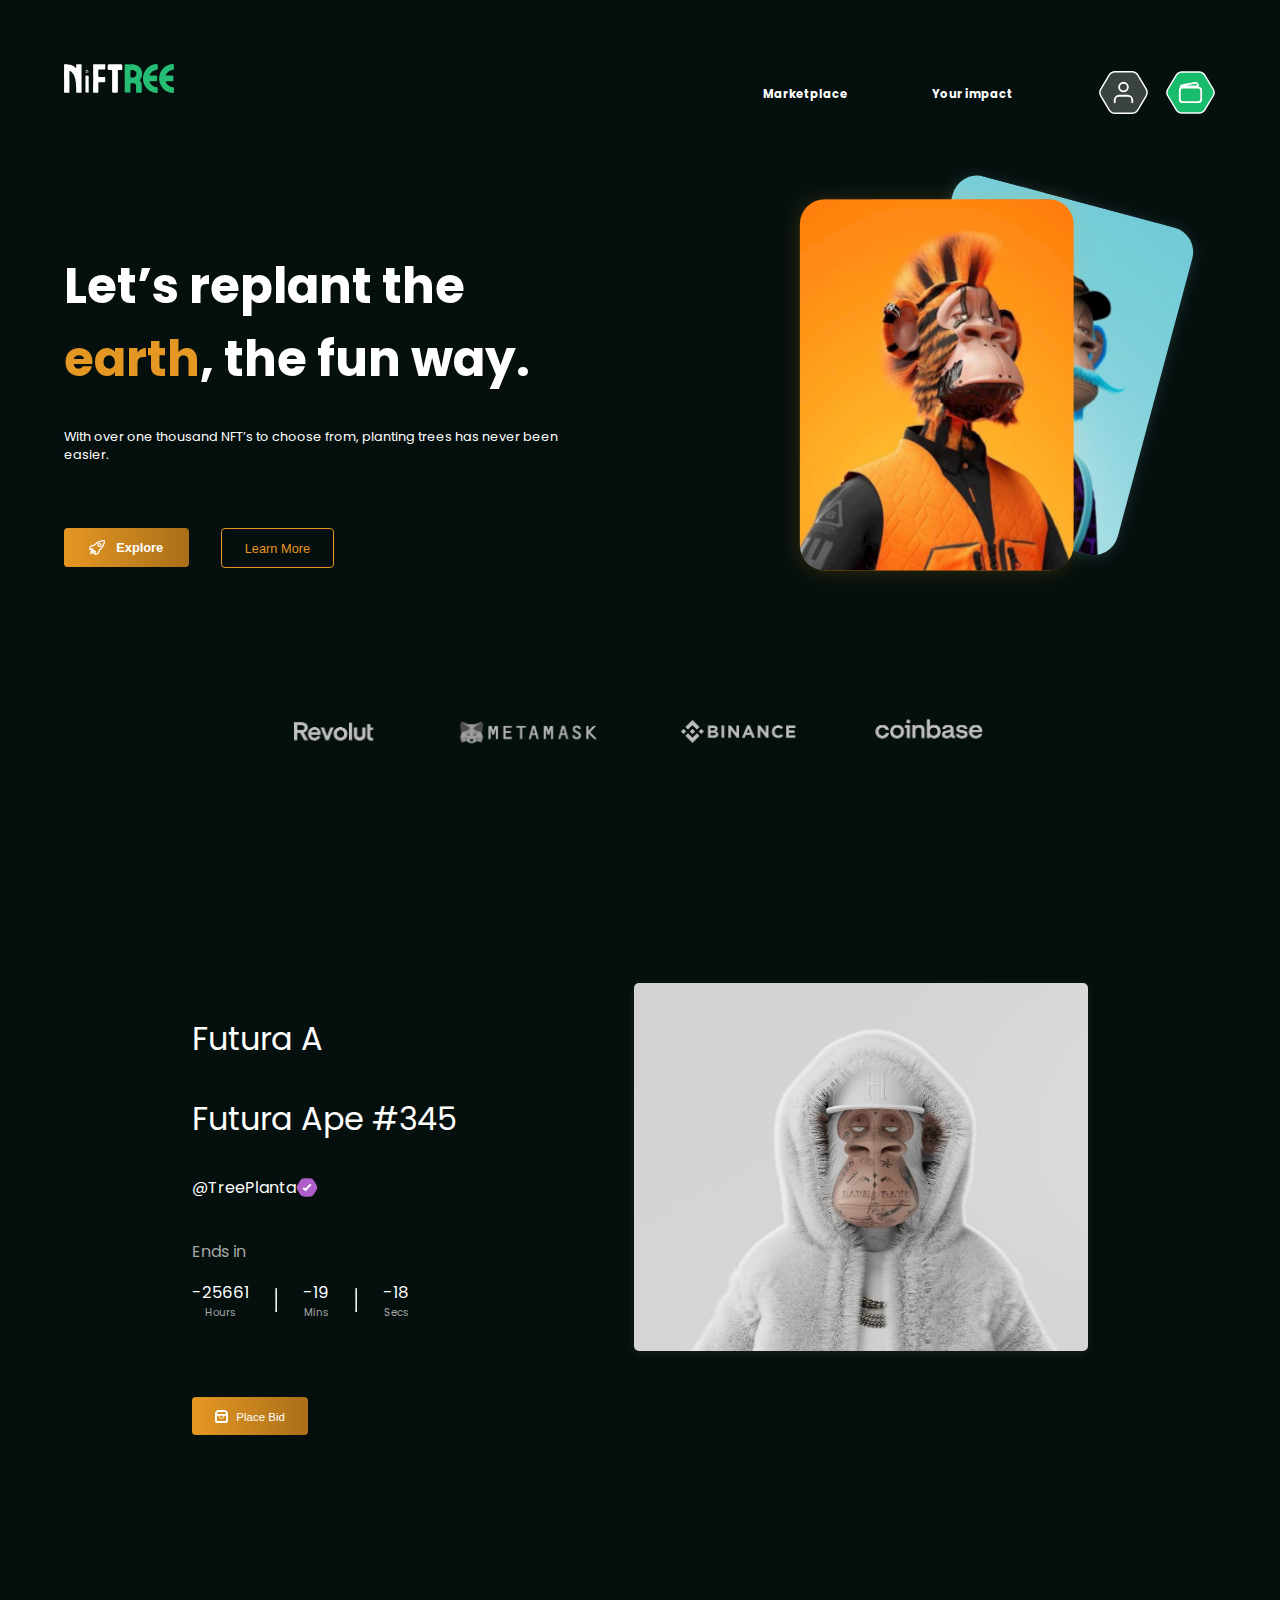
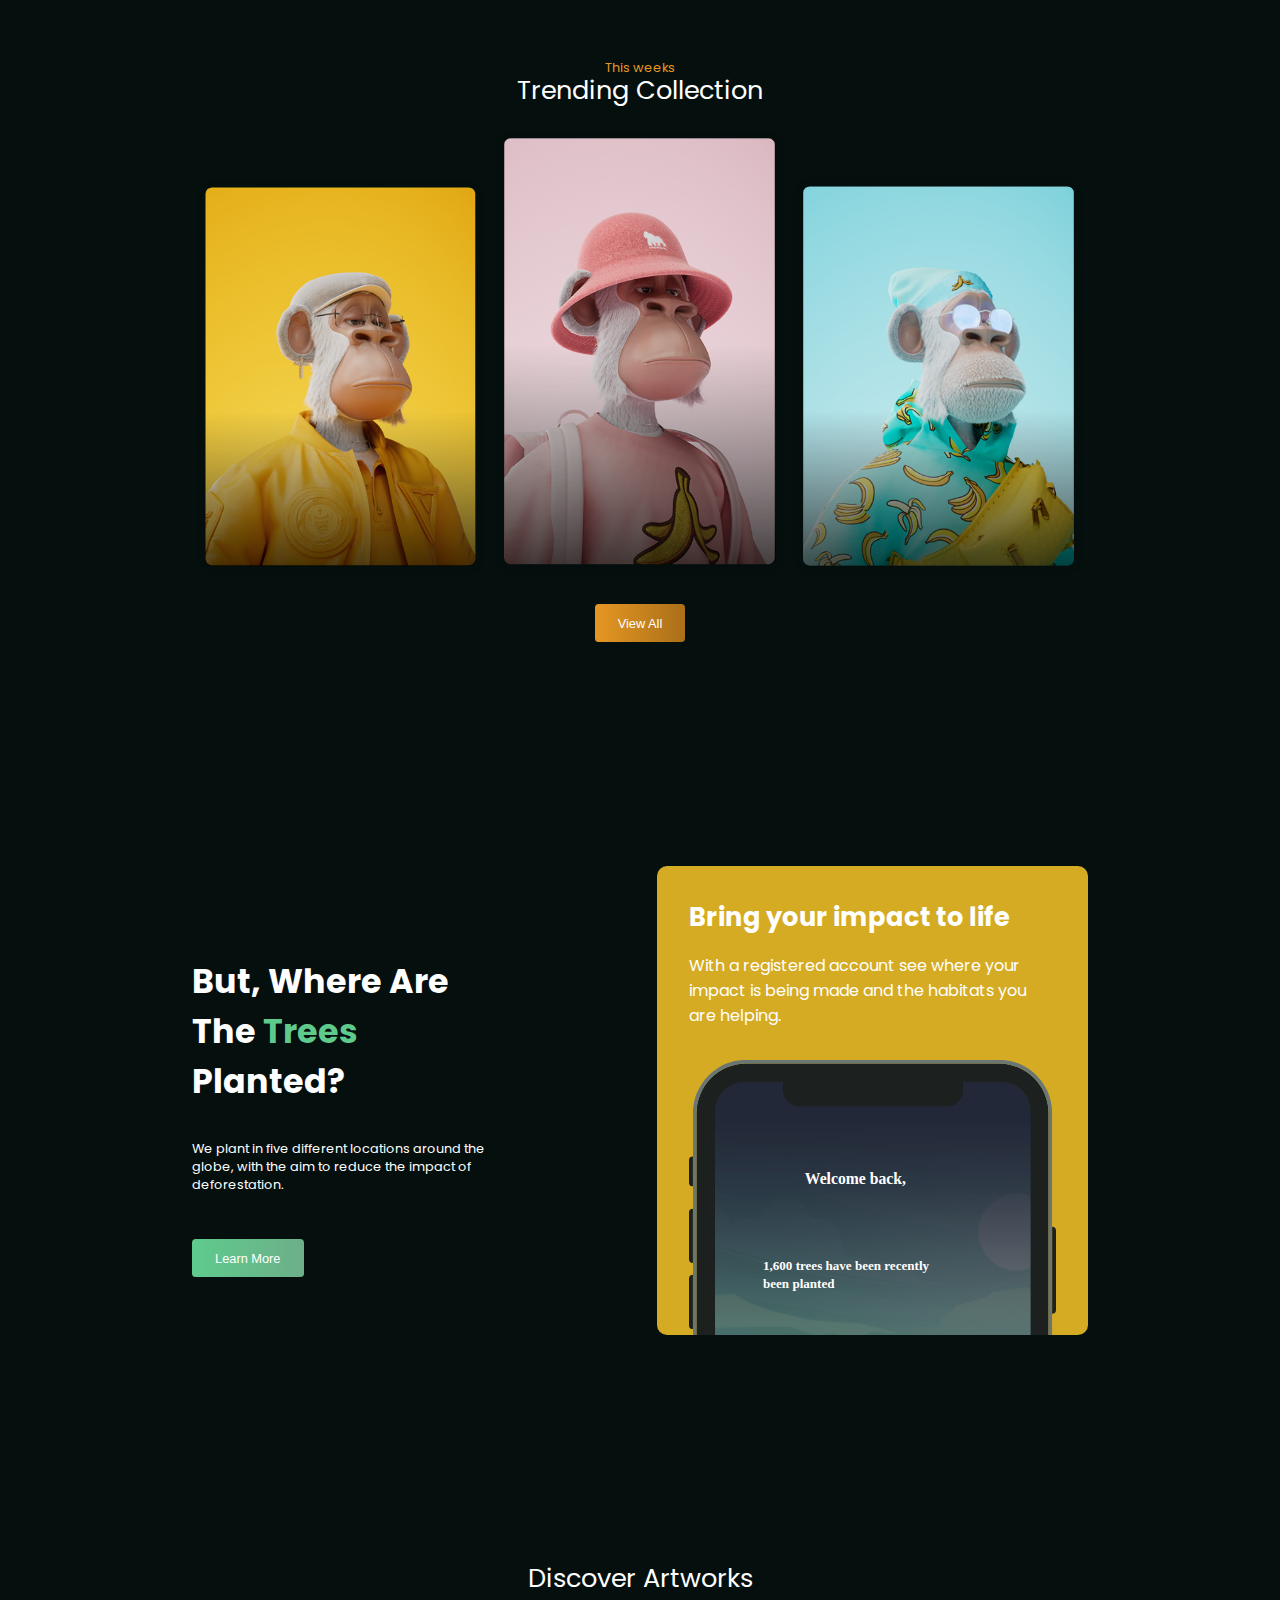
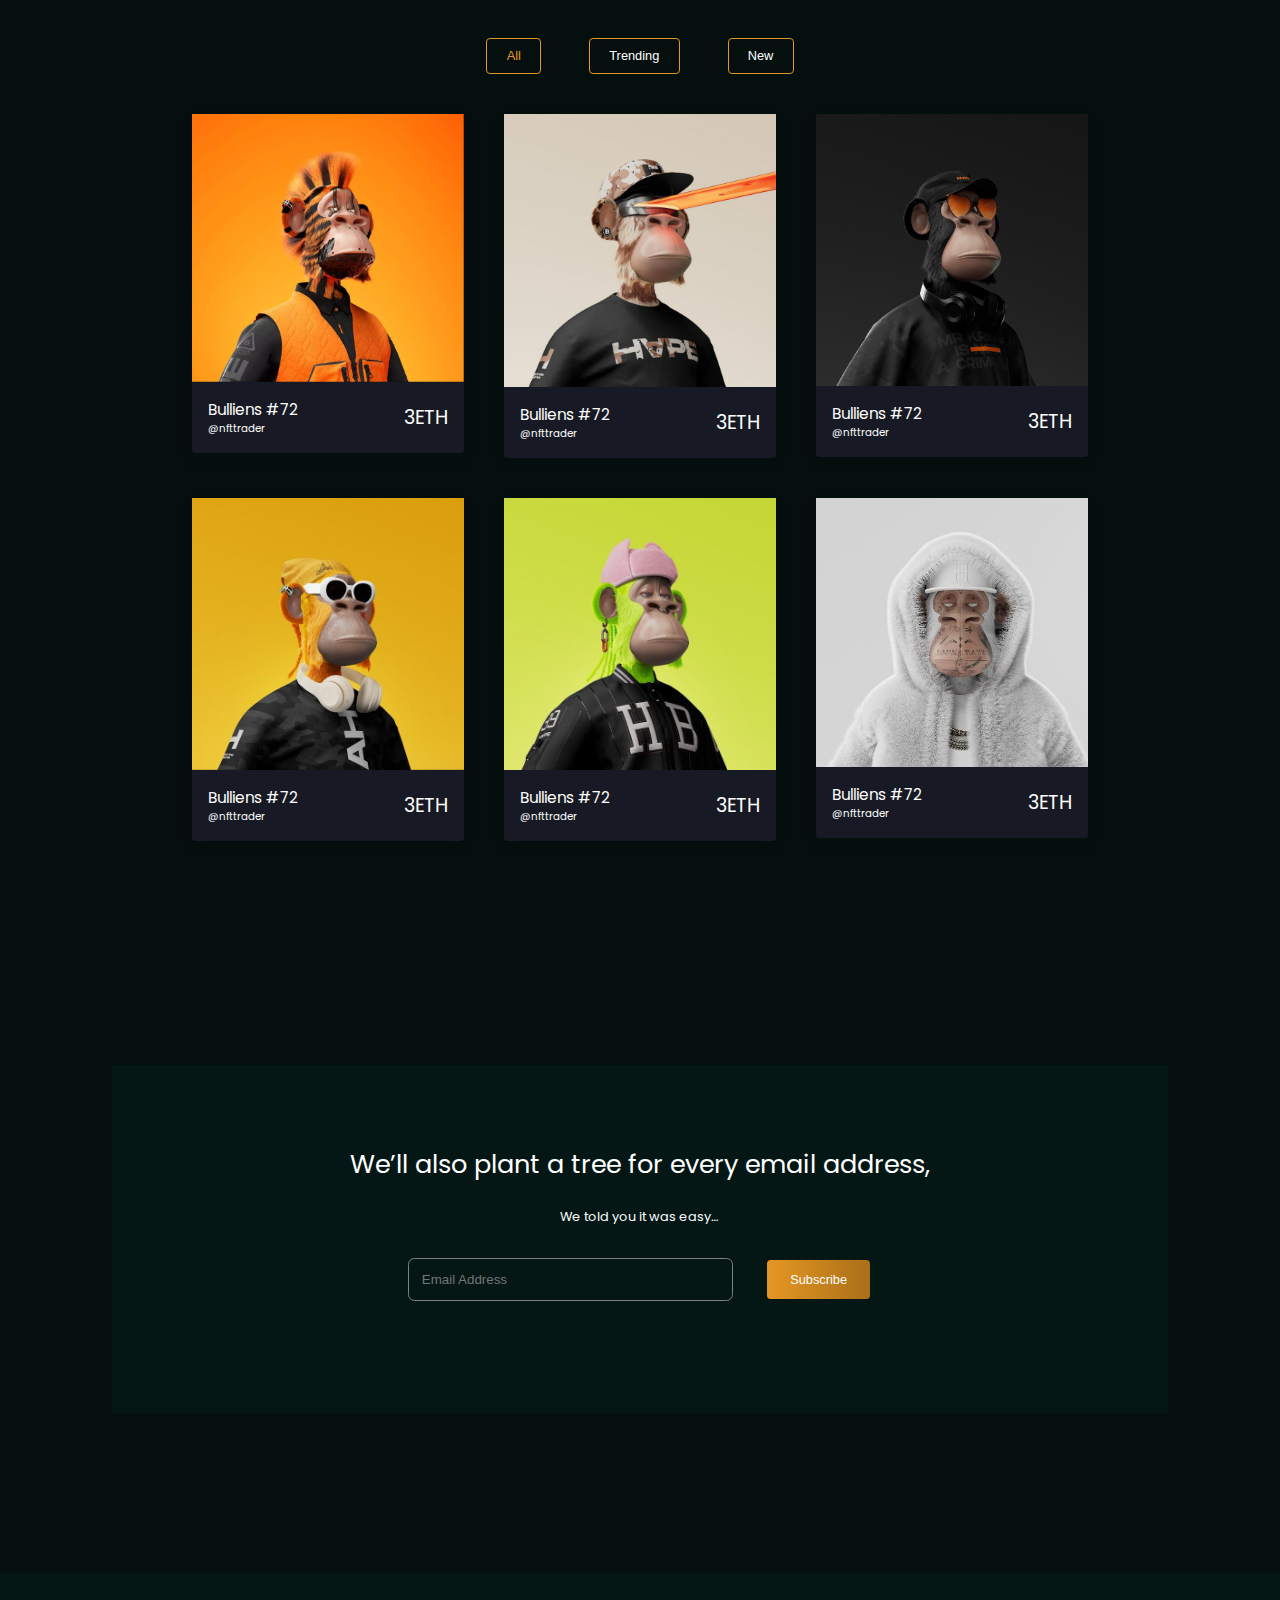
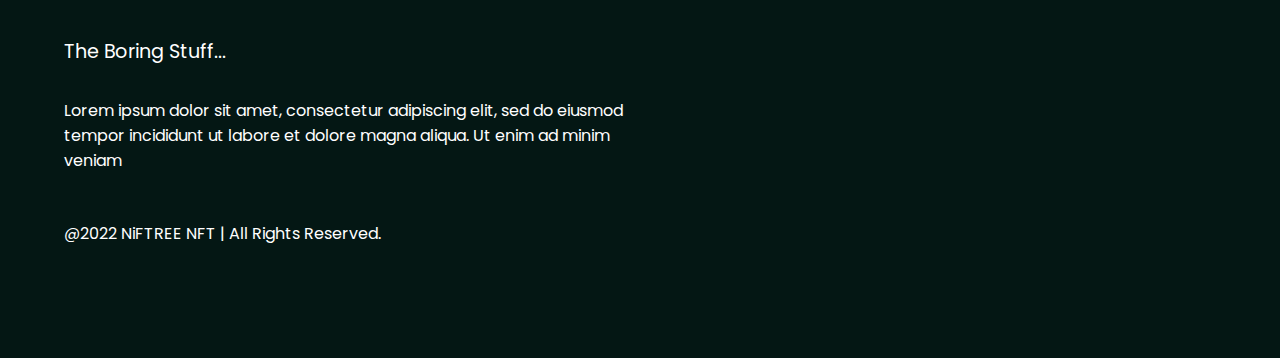
<file: index.html>
<!DOCTYPE html>
<html lang="en">
	<head>
		<meta charset="UTF-8" />
		<meta http-equiv="X-UA-Compatible" content="IE=edge" />
		<meta name="viewport" content="width=device-width, initial-scale=1.0" />
		<title>NiFTREE</title>
		<!-- Stylesheets -->
		<link rel="stylesheet" href="css/style.css" />
		<link
			rel="stylesheet"
			href="https://cdn.jsdelivr.net/npm/bootstrap-icons@1.10.2/font/bootstrap-icons.css"
			integrity="sha384-b6lVK+yci+bfDmaY1u0zE8YYJt0TZxLEAFyYSLHId4xoVvsrQu3INevFKo+Xir8e"
			crossorigin="anonymous"
		/>
		<!-- JavaScript -->
		<script src="index.js" defer></script>
	</head>
	<body>
		<!-- Header -->
		<header>
			<a href="index.html"> <img src="images/logo.svg" alt="" id="logo" /> </a>
			<img
				src="images/Hamburger.svg"
				alt=""
				id="mobile-cta"
				class="hamburger"
			/>
			<!-- Mobile Navigation -->
			<nav id="mobile-nav" data-visible="false">
				<img src="images/mobile-exit.png" alt="" id="mobile-exit" />
				<ul class="nav-menu">
					<li>
						<a href="marketplace.html">Marketplace</a>
						<a href="impact.html">Your impact</a>
						<ul id="mobile-nav-buttons">
							<li>
								<a href="login.html">Account</a>
								<div id="mobile-wallet-name">Wallet</div>
							</li>
						</ul>
					</li>
				</ul>
				<div class="profile-wallet-icons">
					<a href="login.html">
						<img src="images/profile.svg" alt="" id="profile" />
					</a>
					<img src="images/wallet-icon-desktop.svg" alt="" id="wallet" />
				</div>
			</nav>
		</header>
		<!-- Wallet Pop-Up Menu -->
		<section id="wallet-pop-up-menu-black-square" data-visible="false">
			<div id="wallet-white-overlay">
				<div id="pop-up-titles">
					<h2 id="wallet-pop-up-title">Connect your wallet</h2>
					<p>
						If you don’t have a wallet, you can select a provider and create one
						now.
					</p>
				</div>
				<img src="images/mobile-exit.png" alt="" id="wallet-exit" />
			</div>
			<!-- Wallet Providers Grid -->
			<div id="wallet-providors-grid">
				<a href="https://metamask.io/" id="metamask-logo" target="_blank">
					<img src="images/company-logos/metamask-logo.svg" alt="" />
					<h4>MetaMask</h4>
				</a>
				<a href="https://opensea.io/" id="opensea-logo" target="_blank">
					<img src="images/company-logos/opensea-logo.svg" alt="" />
					<h4>OpenSea</h4>
				</a>
			</div>
		</section>
		<!-- Hero Section -->
		<div class="hero">
			<div class="left-col">
				<h1 id="title">Let’s replant the <span>earth</span>, the fun way.</h1>
				<p id="subhead">
					With over one thousand NFT’s to choose from, planting trees has never
					been easier.
				</p>
				<!-- Hero Buttons -->
				<div class="hero-buttons">
					<div class="explore-image-text">
						<a href="marketplace.html">
							<button type="button" class="explore-button">
								<img src="images/rocket.svg" alt="" id="rocket" />
								<span class="button-text">Explore</span>
							</button>
						</a>
					</div>
					<div class="learnmore">
						<div class="learn-inside">
							<button type="button" class="secondary-button">
								<span class="button-text">Learn More</span>
							</button>
						</div>
					</div>
				</div>
			</div>
			<div class="right-col">
				<img src="images/nft-showcase-desktop.svg" alt="" id="nft-desktop" />
			</div>
		</div>
		<!-- Wallet Sponsors -->
		<img src="images/wallet-sponsors.png" alt="" id="wallet-sponsors" />
		<img
			src="images/wallet-sponsors-mobile.svg"
			alt=""
			id="wallet-sponsors-mobile"
		/>
		<!-- NFT Showcase 1 -->
		<section id="nft-showcase-1">
			<div class="flexbox-showcase">
				<div class="left-nft-showcase">
					<p class="nft-name">Futura A</p>
					<p class="nft-name">Futura Ape #345</p>
					<div class="nft-owner-tick">
						<div class="nft-owner-name">@TreePlanta</div>
						<img src="images/tick.svg" alt="" />
					</div>
					<p class="bidding-ends">Ends in</p>
					<div class="countdown">
						<div class="hours-timer">
							<div class="hour">Hour</div>
							<div class="time-name">Hours</div>
						</div>
						<hr />
						<div class="hours-timer">
							<div class="minute">Minute</div>
							<div class="time-name">Mins</div>
						</div>
						<hr />
						<div class="hours-timer">
							<div class="second">Seconds</div>
							<div class="time-name">Secs</div>
						</div>
					</div>
					<button id="place-bid">
						<img src="images/shopping.svg" alt="" id="shopping-icon" />
						<a href="nft-page.html">
							<span class="button-text">Place Bid</span>
						</a>
					</button>
				</div>
				<div class="right-nft-showcase">
					<img src="images/nfts/white-tat-nft.png" alt="" />
				</div>
			</div>
		</section>
		<!-- NFT Carousel 1 -->
		<section id="nft-carousel-one">
			<p class="sub-title">This weeks</p>
			<p class="title">Trending Collection</p>
			<div class="carousel-container">
				<div class="media-scroller">
					<div class="nft" id="yellow-nft">
						<img src="images/yellow-nft.png" alt="" />
					</div>
					<div class="nft" id="pink-nft">
						<img src="images/pink-nft.png" alt="" />
					</div>
					<div class="nft" id="blue-nft">
						<img src="images/blue-nft.png" alt="" />
					</div>
				</div>
				<button><a href="marketplace.html">View All</a></button>
			</div>
		</section>
		<!-- Tree Plant Section -->
		<section id="tree-plant">
			<div id="tree-plant-left-section">
				<p id="question">But, Where Are The <span>Trees</span> Planted?</p>
				<p id="subtext">
					We plant in five different locations around the globe, with the aim to
					reduce the impact of deforestation.
				</p>
				<button class="learn-more-button" id="desktop-button">
					Learn More
				</button>
			</div>
			<div id="tree-plant-right-section">
				<div id="right-section-yellow-square">
					<div id="square-title">Bring your impact to life</div>
					<div id="square-sub-title">
						With a registered account see where your impact is being made and
						the habitats you are helping.
					</div>
					<img
						src="images/plant-section-phone-img.svg"
						alt=""
						id="desktop-image"
					/>
					<img src="images/mobile-trees-planted.png" alt="" id="mobile-image" />
				</div>
				<button class="learn-more-button" id="mobile-button">Learn More</button>
			</div>
		</section>
		<!-- Dynamic NFT Gallery -->
		<section id="dynamic-nft-gallery">
			<div id="section-title">Discover Artworks</div>
			<div class="filter-buttons">
				<button data-name="all" class="active">All</button>
				<button data-name="trending">Trending</button>
				<button data-name="new">New</button>
			</div>
			<div class="filterable-cards">
				<!-- Card 1 -->
				<div class="card" data-name="new">
					<img src="images/marketplace-nft/10.svg" alt="" />
					<div class="card-info">
						<div class="card-info-left">
							<div class="nft-name">Bulliens #72</div>
							<div class="nft-owner">@nfttrader</div>
						</div>
						<div class="card-info-right">
							<div class="nft-price">3ETH</div>
						</div>
					</div>
				</div>
				<!-- Card 2 -->
				<div class="card" data-name="new">
					<img src="images/marketplace-nft/6.svg" alt="" />
					<div class="card-info">
						<div class="card-info-left">
							<div class="nft-name">Bulliens #72</div>
							<div class="nft-owner">@nfttrader</div>
						</div>
						<div class="card-info-right">
							<div class="nft-price">3ETH</div>
						</div>
					</div>
				</div>
				<!-- Card 3 -->
				<div class="card" data-name="trending">
					<img src="images/marketplace-nft/17.svg" alt="" />
					<div class="card-info">
						<div class="card-info-left">
							<div class="nft-name">Bulliens #72</div>
							<div class="nft-owner">@nfttrader</div>
						</div>
						<div class="card-info-right">
							<div class="nft-price">3ETH</div>
						</div>
					</div>
				</div>
				<!-- Card 4 -->
				<div class="card" data-name="trending">
					<img src="images/marketplace-nft/2.svg" alt="" />
					<div class="card-info">
						<div class="card-info-left">
							<div class="nft-name">Bulliens #72</div>
							<div class="nft-owner">@nfttrader</div>
						</div>
						<div class="card-info-right">
							<div class="nft-price">3ETH</div>
						</div>
					</div>
				</div>
				<!-- Card 5 -->
				<div class="card" data-name="trending">
					<img src="images/marketplace-nft/14.svg" alt="" />
					<div class="card-info">
						<div class="card-info-left">
							<div class="nft-name">Bulliens #72</div>
							<div class="nft-owner">@nfttrader</div>
						</div>
						<div class="card-info-right">
							<div class="nft-price">3ETH</div>
						</div>
					</div>
				</div>
				<!-- Card 6 -->
				<div class="card" data-name="new">
					<img src="images/marketplace-nft/5.svg" alt="" />
					<div class="card-info">
						<div class="card-info-left">
							<div class="nft-name">Bulliens #72</div>
							<div class="nft-owner">@nfttrader</div>
						</div>
						<div class="card-info-right">
							<div class="nft-price">3ETH</div>
						</div>
					</div>
				</div>
			</div>
		</section>
		<!-- Email Signup Section -->
		<section class="email-signup">
			<div id="email-title">
				We’ll also plant a tree for every email address,
			</div>
			<div id="sub-head">We told you it was easy…</div>
			<div class="flex-button-email">
				<input id="email" type="email" placeholder="Email Address" />
				<button>Subscribe</button>
			</div>
		</section>
		<!-- Footer -->
	</body>
	<footer>
		<div class="footer-name">The Boring Stuff...</div>
		<div>
			<div class="left-footer">
				<div class="paragraph">
					Lorem ipsum dolor sit amet, consectetur adipiscing elit, sed do
					eiusmod tempor incididunt ut labore et dolore magna aliqua. Ut enim ad
					minim veniam
				</div>
			</div>
		</div>
		<div id="copyright">@2022 NiFTREE NFT | All Rights Reserved.</div>
	</footer>
</html>
</file>
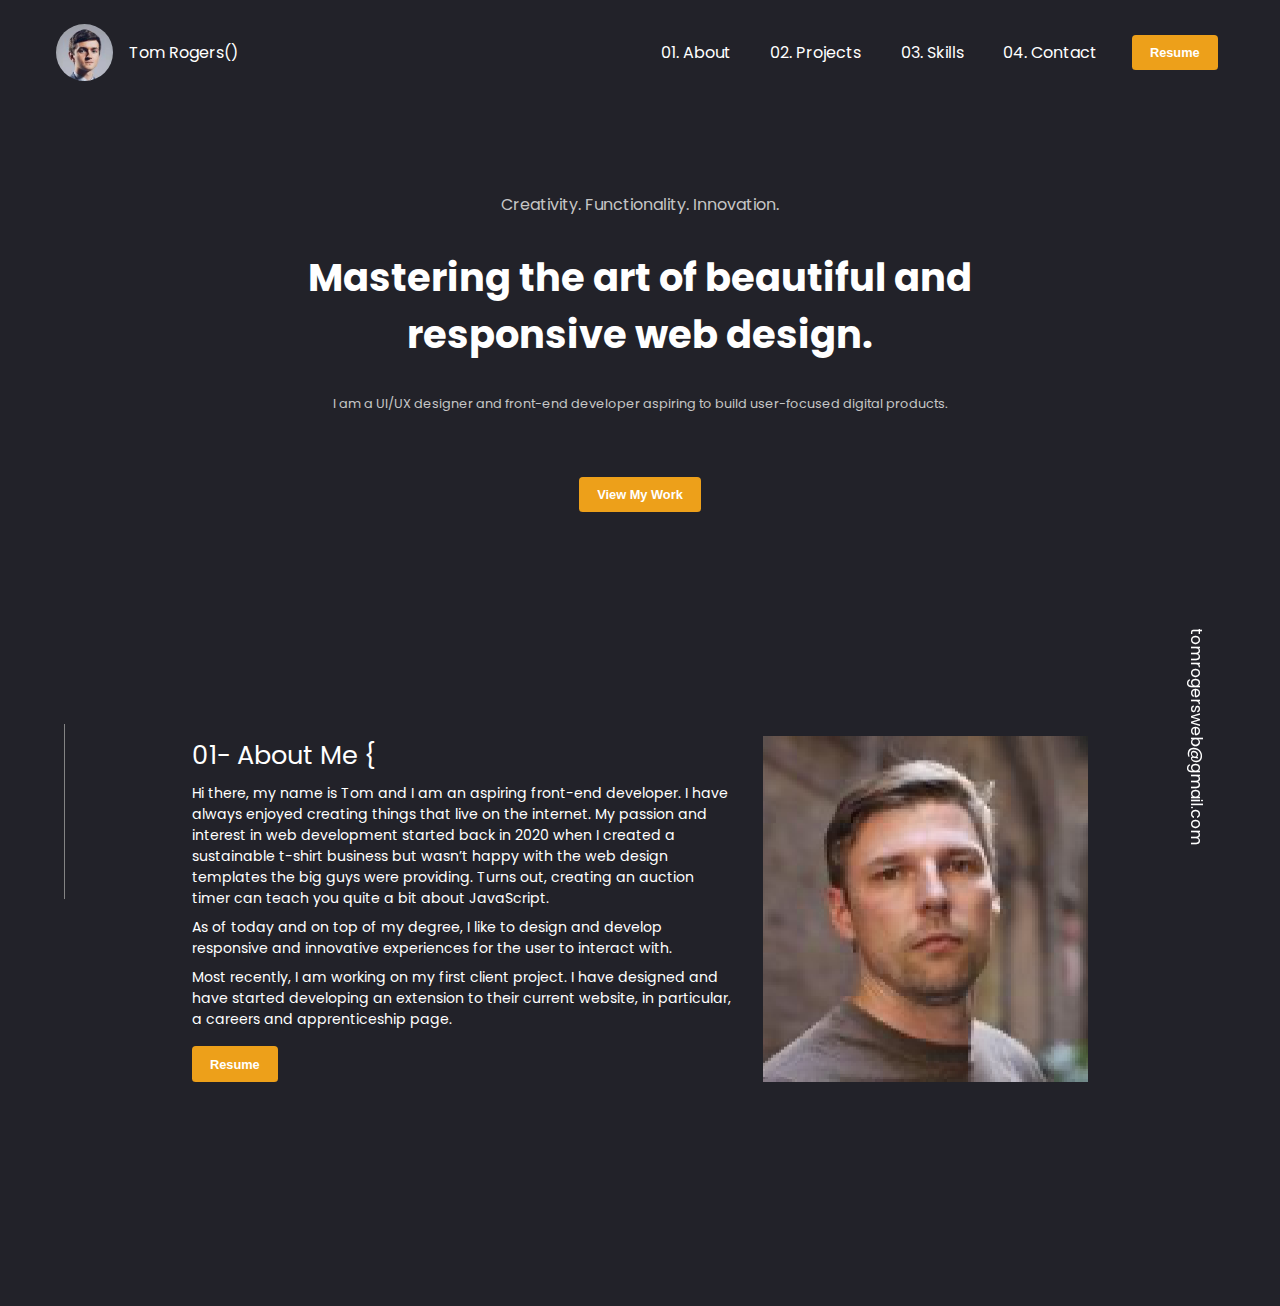
<file: Personal Website/index.html>
<!DOCTYPE html>
<html lang="en">
	<head>
		<meta charset="UTF-8" />
		<meta http-equiv="X-UA-Compatible" content="IE=edge" />
		<meta name="viewport" content="width=device-width, initial-scale=1.0" />
		<link rel="stylesheet" href="style.css" />
		<title>Tom Rogers - Front-End Developer</title>
		
		
		<link
			rel="stylesheet"
			href="https://cdn.jsdelivr.net/npm/bootstrap-icons@1.10.2/font/bootstrap-icons.css"
			integrity="sha384-b6lVK+yci+bfDmaY1u0zE8YYJt0TZxLEAFyYSLHId4xoVvsrQu3INevFKo+Xir8e"
			crossorigin="anonymous"
		/>
	</head>
	<body>
		<header>
			
			<i class="bi bi-list" id="mobile-cta"></i>
			<nav>

			<div id="desktop-nav" data-visible="false">
				<div class="nav-left">
					<img src="images/profile-pic.svg" alt="" />
					<div id="nav-name">Tom Rogers()</div>
				
							<i class="bi bi-x" id="mobile-exit"></i>

		
				</div>
				<div class="nav-right">
					<ul>
						<a href="#about" class="nav-links">01. About</a>
						<a href="#projects" class="nav-links">02. Projects</a>
						<a href="#skills" class="nav-links">03. Skills</a>
						<a href="#contact" class="nav-links">04. Contact</a>
					</ul>

					<button>Resume</button>
					<i class="bi bi-brightness-alt-high-fill" id="toggle-dark"></i>
				</div>

				<div class="nav-mobile-bottom">
					<div class="logo-links">
						<a href="https://www.linkedin.com/in/tom-rogers-b69690244/
						" target="_blank">
					<i class="bi bi-linkedin"></i>
					</a>
					<a href="https://github.com/tomrogers02" target="_blank">
						<i class="bi bi-github"></i>
					</a>
						
						

					</div>
					<div id="email-address">tomrogersweb@gmail.com</div>
				</div>

				
				
			</nav>
		</header>
		<div class="desktop-hero">
				<div class="left-hero-social-links">
					<a href="https://www.linkedin.com/in/tom-rogers-b69690244/
					" target="_blank">
				<i class="bi bi-linkedin"></i>
				</a>
				<a href="https://github.com/tomrogers02" target="_blank">
					<i class="bi bi-github"></i>
				</a>
					<img src="images/icons-line.png" alt="" id="social-line">

			</div>

		<div class="mobile-hero">

			<div class="central-hero">
				<div id="upper-title">Creativity.  Functionality. Innovation. </div>
				<div id="main-title">Mastering the art of beautiful and responsive web design.</div>
				<div id="lower-subtitle">I am a UI/UX designer and front-end developer aspiring to build user-focused digital products.</div>
				<button>View My Work</button>
			</div>

			<div class="right-hero-email">
				<a href="mailto:tomrogersweb@gmail.com" id="email">tomrogersweb@gmail.com</a>
				
				
				
			</div>

			



		</div>
	</div>

		<section id="about">
		
			<div class="about-left-section">
			<div id="about-title">01- About Me {</div>
				<div class = "about-body" id="about-body-1">Hi there, my name is Tom and I am an aspiring front-end developer. I have always enjoyed creating things that live on the internet. My passion and interest in web development started back in 2020 when I created a sustainable t-shirt business but wasn’t happy with the web design templates the big guys were providing. Turns out, creating an auction timer can teach you quite a bit about JavaScript. 
				</div>

				<div class = "about-body" id="about-body-2">As of today and on top of my degree, I like to design and develop responsive and innovative experiences for the user to interact with.
					
					</div>

					<div class = "about-body" id="about-body-3">	Most recently, I am working on my first client project. I have designed and have started developing an extension to their current website, in particular, a careers and apprenticeship page. 
					</div>

					<button>Resume</button>
			</div>
			<img src="images/me.png" alt="">


		</section>


	</body>
	<script src="style.js"></script>
</html>
</file>
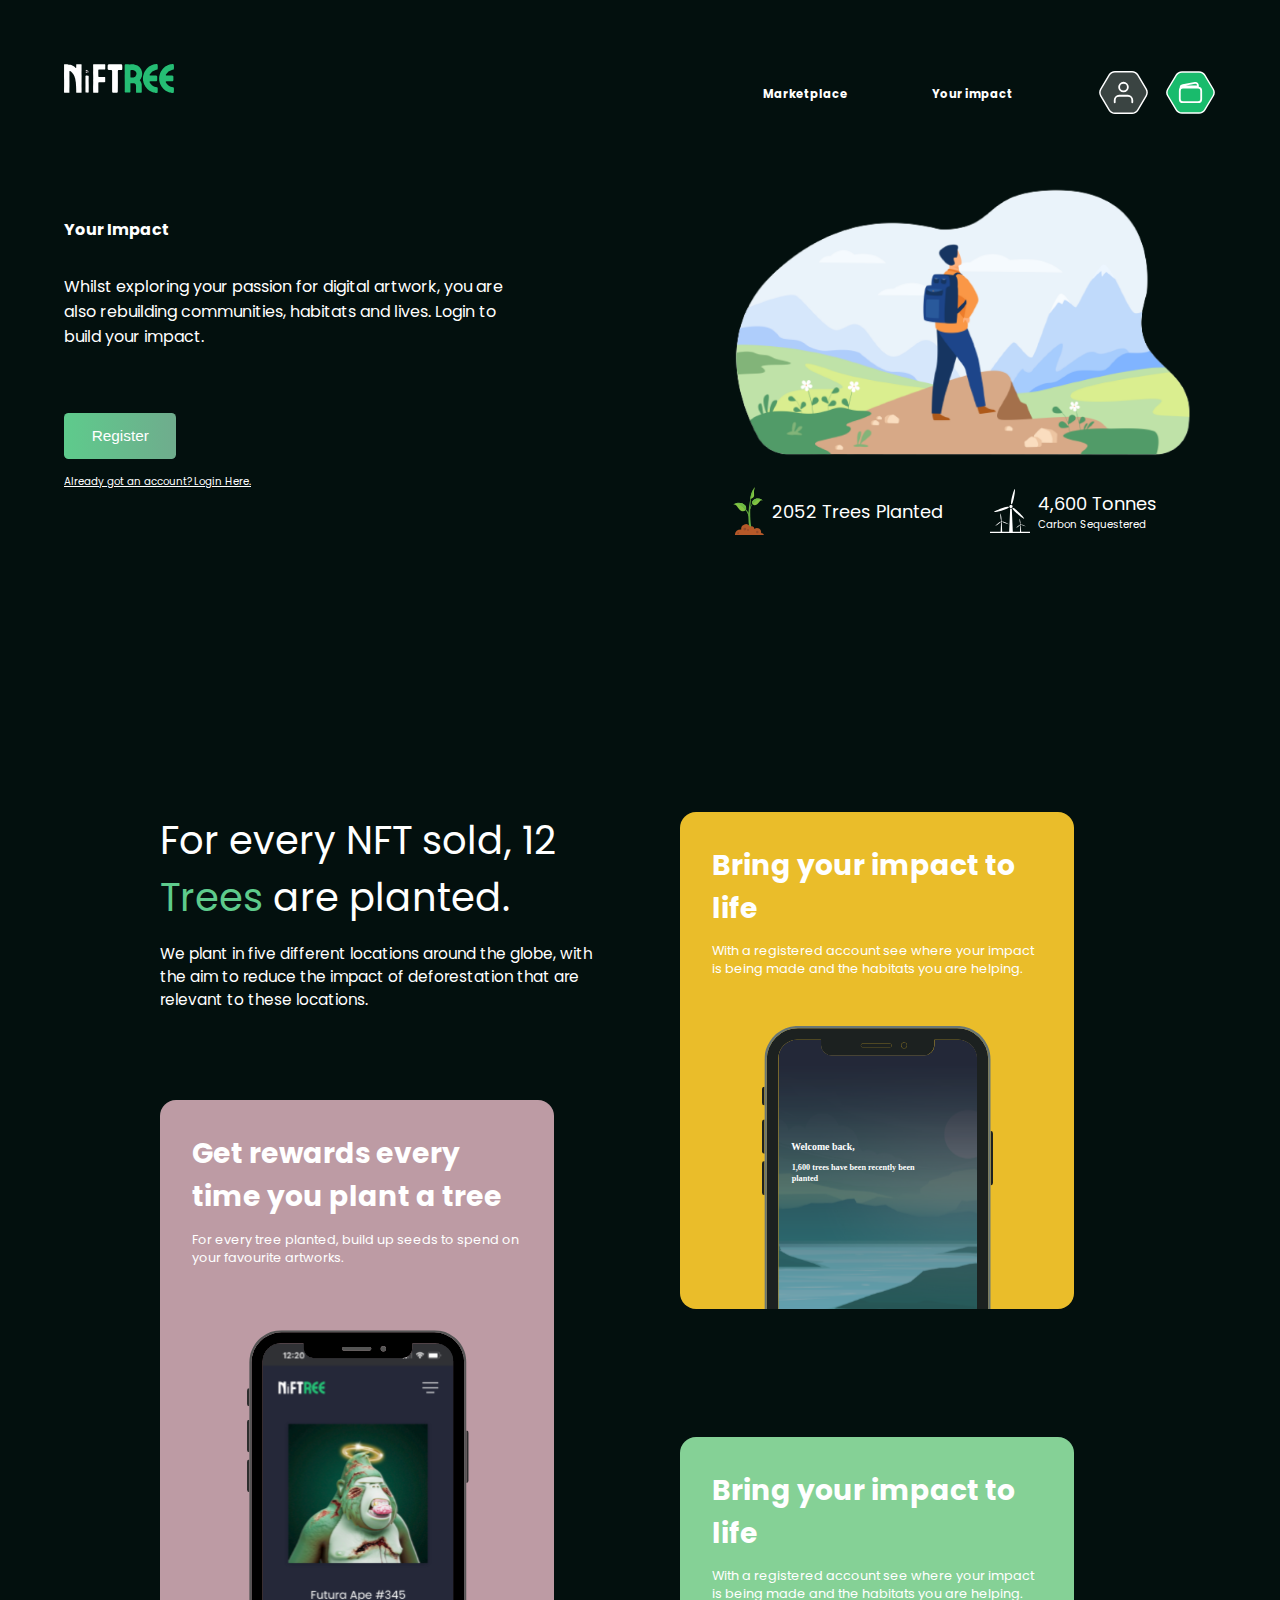
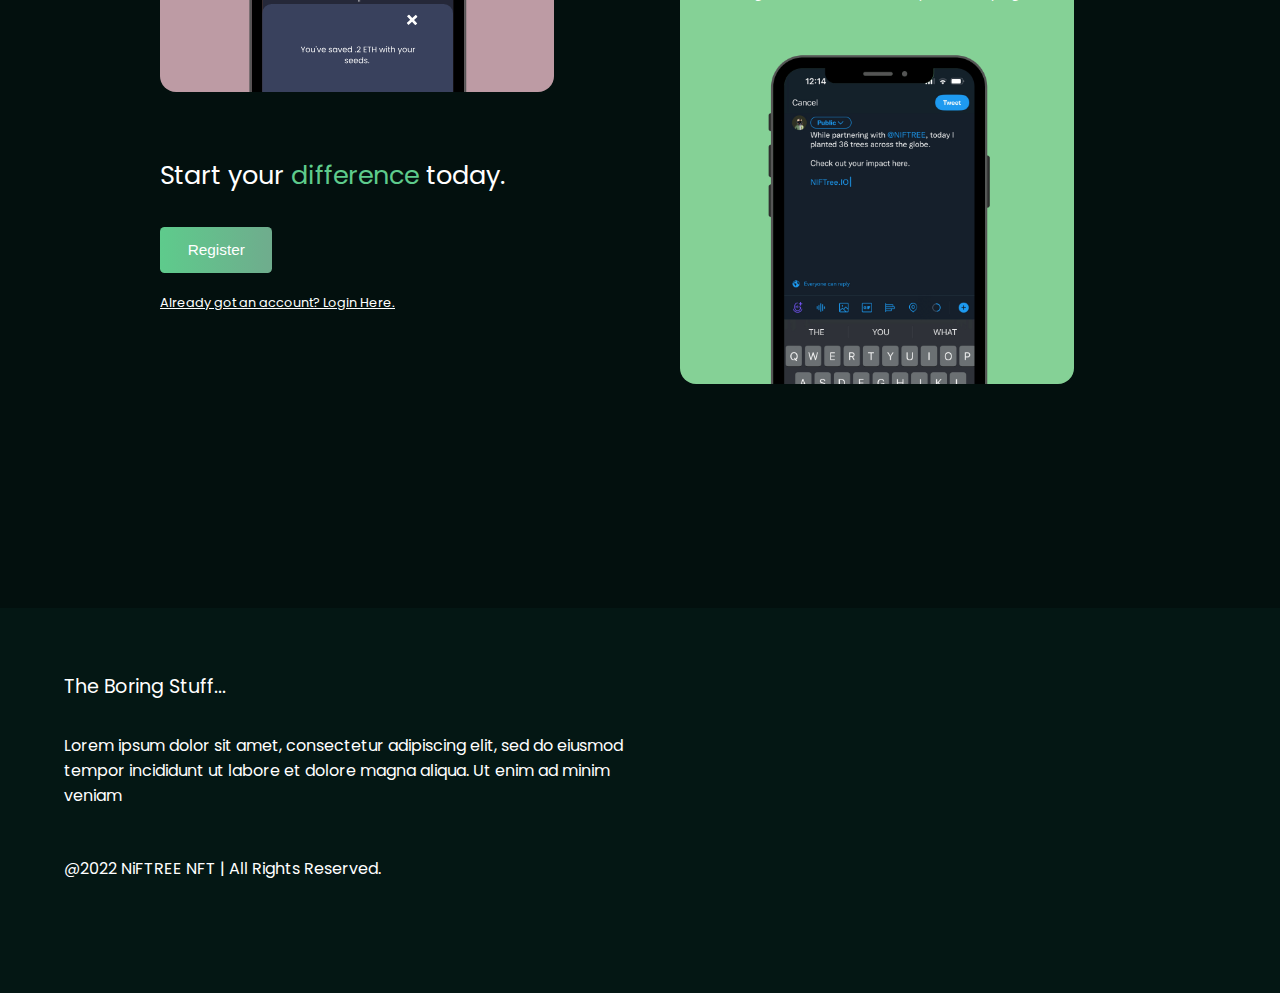
<file: impact.html>
<!DOCTYPE html>
<html lang="en">
	<head>
		<meta charset="UTF-8" />
		<meta http-equiv="X-UA-Compatible" content="IE=edge" />
		<meta name="viewport" content="width=device-width, initial-scale=1.0" />
		<title>Your Impact</title>
		<link rel="stylesheet" href="css/impact.css" />
	</head>
	<body>
		<header>
			<a href="index.html"> <img src="images/logo.svg" alt="" id="logo" /> </a
			><img
				src="images/Hamburger.svg"
				alt=""
				id="mobile-cta"
				class="hamburger"
			/>

			<nav id="mobile-nav" data-visible="false">
				<img src="images/mobile-exit.png" alt="" id="mobile-exit" />

				<ul class="nav-menu">
					<li>
						<a href="marketplace.html">Marketplace</a>
						<a href="impact.html">Your impact</a>

						<ul id="mobile-nav-buttons">
							<li>
								<a href="login.html">Account</a>

								<div id="mobile-wallet-name">Wallet</div>
							</li>
						</ul>
					</li>
				</ul>

				<div class="profile-wallet-icons">
					<a href="login.html">
						<img src="images/profile.svg" alt="" id="profile" />
					</a>
					<img src="images/wallet-icon-desktop.svg" alt="" id="wallet" />
				</div>
			</nav>
		</header>

		<section id="wallet-pop-up-menu-black-square" data-visible="false">
			<div id="wallet-white-overlay">
				<div id="pop-up-titles">
					<h2 id="wallet-pop-up-title">Connect your wallet</h2>
					<p>
						If you don’t have a wallet, you can select a provider and create one
						now.
					</p>
				</div>
				<img src="images/mobile-exit.png" alt="" id="wallet-exit" />
			</div>

			<div id="wallet-providors-grid">
				<a href="https://metamask.io/" id="metamask-logo" target="_blank">
					<img src="images/company-logos/metamask-logo.svg" alt="" />
					<h4>MetaMask</h4>
				</a>

				<a href="https://opensea.io/" id="opensea-logo" target="_blank">
					<img src="images/company-logos/opensea-logo.svg" alt="" />
					<h4>OpenSea</h4>
				</a>
			</div>
		</section>

		<div class="hero">
			<div class="flex-box-hero">
				<div class="left-hero">
					<div id="title">Your Impact</div>
					<div id="sub-text">
						Whilst exploring your passion for digital artwork, you are also
						rebuilding communities, habitats and lives. Login to build your
						impact.
					</div>
					<button>Register</button>
					<div id="secondary-link">
						<a href="">Already got an account? Login Here.</a>
					</div>
				</div>

				<div class="right-hero">
					<img
						src="images/Your Impact/mountain-illustration.png"
						alt=""
						id="mountain-svg"
					/>

					<div class="right-col-facts-flex">
						<div class="tree-facts">
							<img src="images/Your Impact/sapling.svg" alt="" />
							<div id="trees-planted">2052 Trees Planted</div>
						</div>

						<div class="turbine-facts">
							<img src="images/Your Impact/fans.svg" alt="" />
							<div class="facts-display-block">
								<div id="carbon-saved">4,600 Tonnes</div>
								<div id="sequestered">Carbon Sequestered</div>
							</div>
						</div>
					</div>
				</div>
			</div>
		</div>

		<section id="impact-adv">
			<div class="flex-box-impact-cards">
				<div class="left-adv">
					<div id="section-title">
						For every NFT sold, 12 <span>Trees</span> are planted.
					</div>
					<div id="section-sub-title">
						We plant in five different locations around the globe, with the aim
						to reduce the impact of deforestation that are relevant to these
						locations.
					</div>
					<div class="seeds-desktop-box">
						<div id="seeds-box-title">
							Get rewards every time you plant a tree
						</div>

						<div id="seeds-box-subtitle">
							For every tree planted, build up seeds to spend on your favourite
							artworks.
						</div>
						<img
							src="images/Your Impact/seeds-desktop.svg"
							alt=""
							id="seeds-desktop"
						/>
						<img
							src="images/Your Impact/seeds-ipad.svg"
							alt=""
							id="seeds-ipad"
						/>
						<img
							src="images/Your Impact/seeds-mobile.svg"
							alt=""
							id="seeds-mobile"
						/>
					</div>

					<div class="start-impact">
						<div class="start-title">
							Start your <span>difference</span> today.
						</div>

						<button>Register</button>
						<div class="start-secondary-link">
							<a href="">Already got an account? Login Here.</a>
						</div>
					</div>
				</div>

				<div class="right-adv">
					<div class="welcome-desktop-box">
						<div id="welcome-box-title">Bring your impact to life</div>

						<div id="welcome-box-subtitle">
							With a registered account see where your impact is being made and
							the habitats you are helping.
						</div>
						<img
							src="images/Your Impact/welcome-back-desktop.svg"
							alt=""
							id="welcome-desktop"
						/>
						<img
							src="images/Your Impact/welcome-ipad.svg"
							alt=""
							id="welcome-ipad"
						/>
						<img
							src="images/Your Impact/welcome-mobile.svg"
							alt=""
							id="welcome-mobile"
						/>
					</div>

					<div class="twitter-desktop-box">
						<div id="twitter-box-title">Bring your impact to life</div>

						<div id="twitter-box-subtitle">
							With a registered account see where your impact is being made and
							the habitats you are helping.
						</div>
						<img
							src="images/Your Impact/twitter-phone-desktop.svg"
							alt=""
							id="twitter-desktop"
						/>
						<img
							src="images/Your Impact/twitter-ipad.svg"
							alt=""
							id="twitter-ipad"
						/>
						<img
							src="images/Your Impact/twitter-mobile.svg"
							alt=""
							id="twitter-mobile"
						/>
					</div>
				</div>
			</div>
			<div class="start-impact" id="start-impact-desktop-display">
				<div class="start-title">Start your <span>difference</span> today.</div>

				<button>Register</button>
				<div class="start-secondary-link">
					<a href="">Already got an account? Login Here.</a>
				</div>
			</div>
		</section>

		<script src="index.js"></script>
	</body>

	<footer>
		<div class="footer-name">The Boring Stuff...</div>
		<div>
			<div class="left-footer">
				<div class="paragraph">
					Lorem ipsum dolor sit amet, consectetur adipiscing elit, sed do
					eiusmod tempor incididunt ut labore et dolore magna aliqua. Ut enim ad
					minim veniam
				</div>
			</div>
		</div>
		<div id="copyright">@2022 NiFTREE NFT | All Rights Reserved.</div>
	</footer>
</html>
</file>
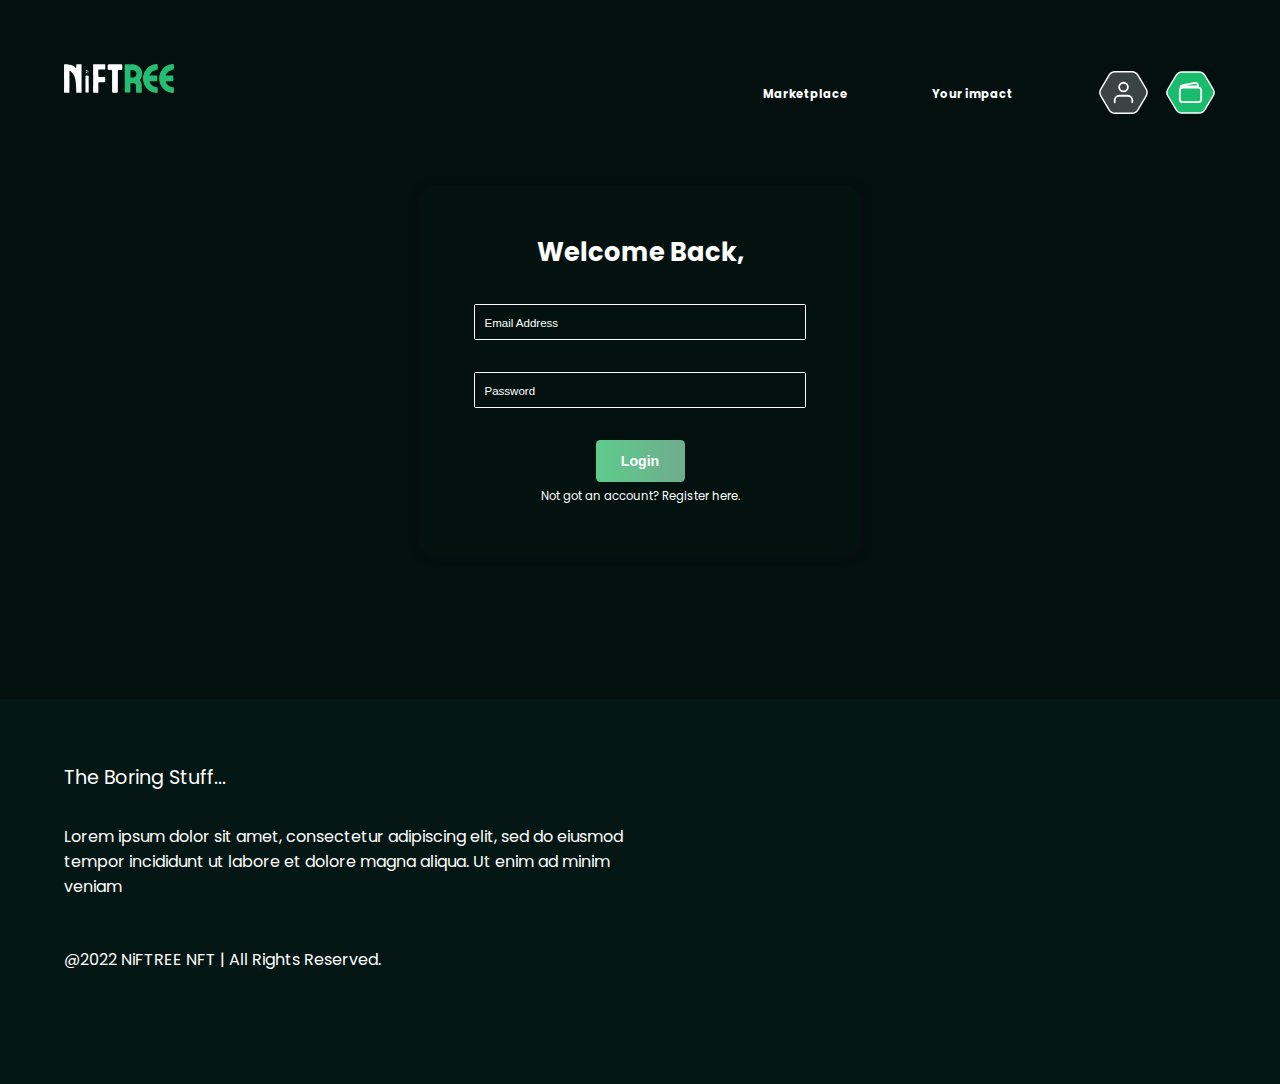
<file: login.html>
<!DOCTYPE html>
<html lang="en">
<head>
    <meta charset="UTF-8">
    <meta http-equiv="X-UA-Compatible" content="IE=edge">
    <meta name="viewport" content="width=device-width, initial-scale=1.0">
    <title>Login</title>
    <link rel="stylesheet" href="css/login-register.css">
</head>
<body>
  <header>
    <a href="index.html"> <img src="images/logo.svg" alt="" id="logo" /> </a
    ><img
      src="images/Hamburger.svg"
      alt=""
      id="mobile-cta"
      class="hamburger"
    />

    <nav id="mobile-nav" data-visible="false">
      <img src="images/mobile-exit.png" alt="" id="mobile-exit" />

      <ul class="nav-menu">
        <li>
          <a href="marketplace.html">Marketplace</a>
          <a href="impact.html">Your impact</a>

          <ul id="mobile-nav-buttons">
            <li>
              <a href="login.html">Account</a>

              <div id="mobile-wallet-name">Wallet</div>
            </li>
          </ul>
        </li>
      </ul>

      <div class="profile-wallet-icons">
        <a href="login.html">
          <img src="images/profile.svg" alt="" id="profile" />
        </a>
        <img src="images/wallet-icon-desktop.svg" alt="" id="wallet" />
      </div>
    </nav>
  </header>

  <section id="wallet-pop-up-menu-black-square" data-visible="false">
    <div id="wallet-white-overlay">
      <div id="pop-up-titles">
        <h2 id="wallet-pop-up-title">Connect your wallet</h2>
        <p>
          If you don’t have a wallet, you can select a provider and create one
          now.
        </p>
      </div>
      <img src="images/mobile-exit.png" alt="" id="wallet-exit" />
    </div>

    <div id="wallet-providors-grid">
      <a href="https://metamask.io/" id="metamask-logo" target="_blank">
        <img src="images/company-logos/metamask-logo.svg" alt="" />
        <h4>MetaMask</h4>
      </a>

      <a href="https://opensea.io/" id="opensea-logo" target="_blank">
        <img src="images/company-logos/opensea-logo.svg" alt="" />
        <h4>OpenSea</h4>
      </a>
    </div>
  </section>

      <div class="box-center">
        <div class="login-header">Welcome Back,</div>
        <input type="text" name="" id="" placeholder="Email Address">
        <input type="text" name="" id="" placeholder="Password">
        <button>Login</button>

        <div class="register-link">
          <a href="register.html">Not got an account? Register here.</div></a>
   
      </div>
      <script src="index.js"></script>

</body>

<footer>
  <div class="footer-name">The Boring Stuff...</div>
  <div>
    <div class="left-footer">
      <div class="paragraph">
        Lorem ipsum dolor sit amet, consectetur adipiscing elit, sed do
        eiusmod tempor incididunt ut labore et dolore magna aliqua. Ut enim
        ad minim veniam
      </div>
    </div>
  </div>
  <div id="copyright">@2022 NiFTREE NFT | All Rights Reserved.</div>
</footer>
</html>
</file>
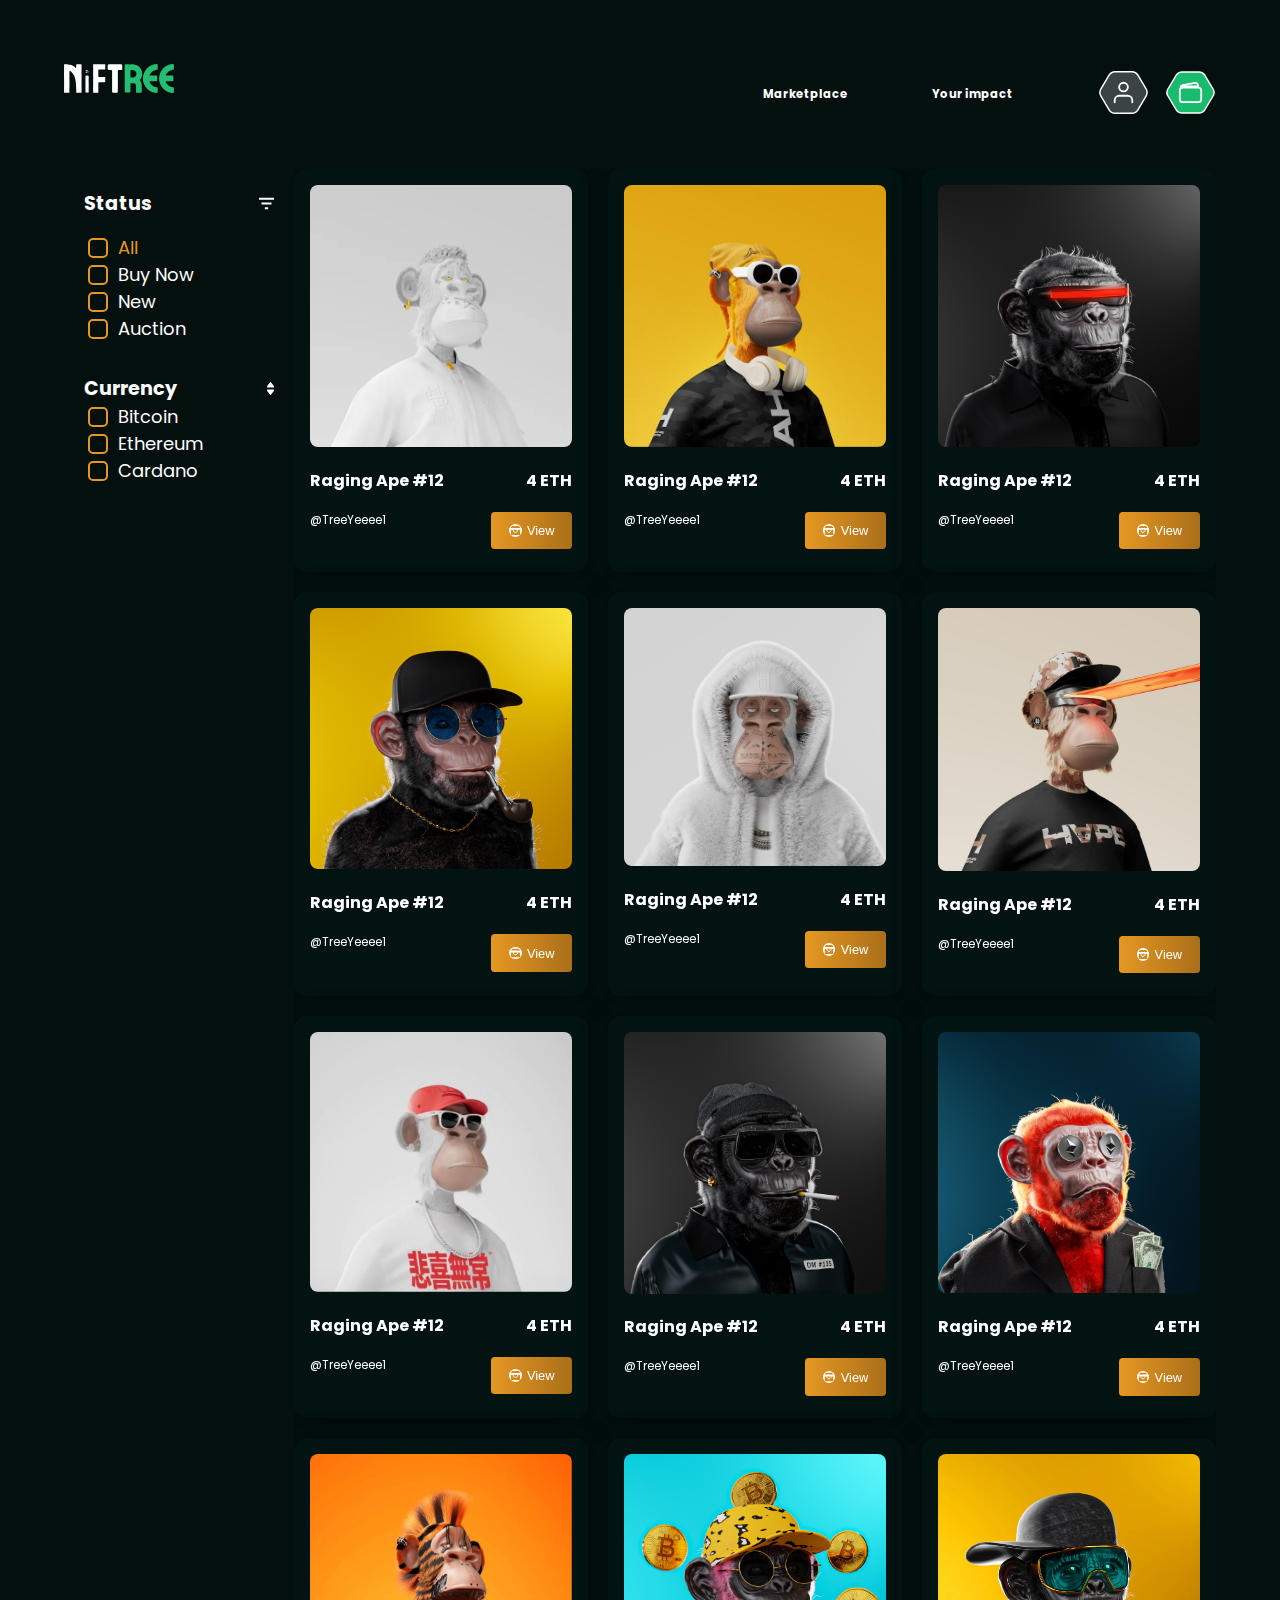
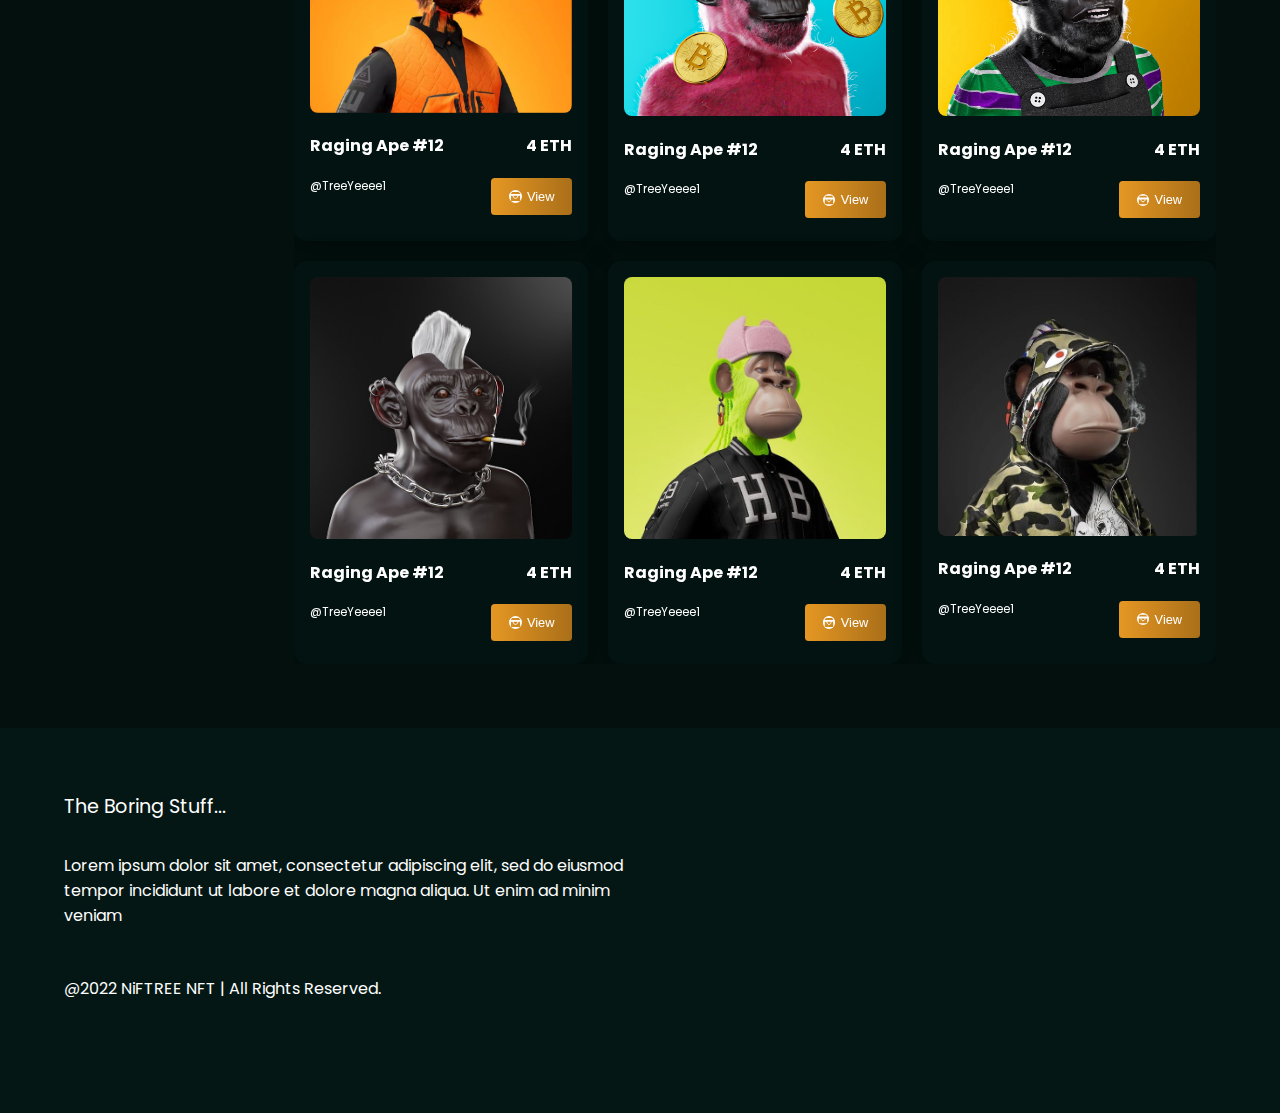
<file: marketplace.html>
<!DOCTYPE html>
<html lang="en">
	<head>
		<meta charset="UTF-8" />
		<meta http-equiv="X-UA-Compatible" content="IE=edge" />
		<meta name="viewport" content="width=device-width, initial-scale=1.0" />
		<title>NiFTree - Marketplace</title>
		<link rel="stylesheet" href="css/marketplace.css" />
	</head>
	<body>
		<header>
			<a href="index.html"> <img src="images/logo.svg" alt="" id="logo" /> </a
			><img
				src="images/Hamburger.svg"
				alt=""
				id="mobile-cta"
				class="hamburger"
			/>

			<nav id="mobile-nav" data-visible="false">
				<img src="images/mobile-exit.png" alt="" id="mobile-exit" />

				<ul class="nav-menu">
					<li>
						<a href="marketplace.html">Marketplace</a>
						<a href="impact.html">Your impact</a>

						<ul id="mobile-nav-buttons">
							<li>
								<a href="login.html">Account</a>

								<div id="mobile-wallet-name">Wallet</div>
							</li>
						</ul>
					</li>
				</ul>

				<div class="profile-wallet-icons">
					<a href="login.html">
						<img src="images/profile.svg" alt="" id="profile" />
					</a>
					<img src="images/wallet-icon-desktop.svg" alt="" id="wallet" />
				</div>
			</nav>
		</header>

		<section id="wallet-pop-up-menu-black-square" data-visible="false">
			<div id="wallet-white-overlay">
				<div id="pop-up-titles">
					<h2 id="wallet-pop-up-title">Connect your wallet</h2>
					<p>
						If you don’t have a wallet, you can select a provider and create one
						now.
					</p>
				</div>
				<img src="images/mobile-exit.png" alt="" id="wallet-exit" />
			</div>

			<div id="wallet-providors-grid">
				<a href="https://metamask.io/" id="metamask-logo" target="_blank">
					<img src="images/company-logos/metamask-logo.svg" alt="" />
					<h4>MetaMask</h4>
				</a>

				<a href="https://opensea.io/" id="opensea-logo" target="_blank">
					<img src="images/company-logos/opensea-logo.svg" alt="" />
					<h4>OpenSea</h4>
				</a>
			</div>
		</section>

		<section>
			<div class="filters-nft-grid-flex-box">
				<div class="filters-left-column">

					
					<div class="mobile-filter-menus">
						<div class="status-dropdown">
							<div class="status-title-icon-flex">
								<div class="filter-title">Status</div>
								<img src="images/filter-icon.svg" alt="" />
							</div>

							<ul
								class="filters"
								id="desktop-status-filter"
								data-visible="false"
							>
								<label class="cyberpunk-checkbox-label active">
									<input
										type="checkbox"
										class="cyberpunk-checkbox"
										data-name="all"
									/>
									All</label
								>

								<label class="cyberpunk-checkbox-label">
									<input
										type="checkbox"
										class="cyberpunk-checkbox"
										data-name="buy-now"
									/>
									Buy Now</label
								>

								<label class="cyberpunk-checkbox-label">
									<input
										type="checkbox"
										class="cyberpunk-checkbox"
										data-name="new"
									/>
									New</label
								>

								<label class="cyberpunk-checkbox-label">
									<input
										type="checkbox"
										class="cyberpunk-checkbox active"
										data-name="auction"
									/>
									Auction</label
								>
							</ul>
						</div>

						<div class="currency-dropdown">
							<div class="status-title-icon-flex">
								<div class="filter-title">Currency</div>
								<img src="images/sort-by-dropdown.svg" alt="" />
							</div>
							<ul
								class="filters"
								id="desktop-currency-filters"
								data-visible="false"
							>
								<div class="category-check-flex">
									<label class="cyberpunk-checkbox-label">
										<input type="checkbox" class="cyberpunk-checkbox" />
										Bitcoin</label
									>
								</div>
								<div class="category-check-flex">
									<label class="cyberpunk-checkbox-label">
										<input type="checkbox" class="cyberpunk-checkbox" />
										Ethereum</label
									>
								</div>
								<div class="category-check-flex">
									<label class="cyberpunk-checkbox-label">
										<input type="checkbox" class="cyberpunk-checkbox" />
										Cardano</label
									>
								</div>
							</ul>
						</div>
					</div>

					<div class="status-title-icon-flex-mobile">
						<div class="filter-title">Status</div>
						<img src="images/filter-icon.svg" alt="" />
					</div>

					<ul class="filters" id="desktop-filters">
						<label class="cyberpunk-checkbox-label active">
							<input
								type="checkbox"
								class="cyberpunk-checkbox active"
								data-name="all"
							/>
							All</label
						>

						<label class="cyberpunk-checkbox-label">
							<input
								type="checkbox"
								class="cyberpunk-checkbox"
								data-name="buy-now"
							/>
							Buy Now</label
						>

						<label class="cyberpunk-checkbox-label">
							<input
								type="checkbox"
								class="cyberpunk-checkbox"
								data-name="new"
							/>
							New</label
						>

						<label class="cyberpunk-checkbox-label">
							<input
								type="checkbox"
								class="cyberpunk-checkbox "
								data-name="auction"
							/>
							Auction</label
						>
					</ul>

					<ul class="filters" id="desktop-filters-currency">

						<div class="status-title-icon-flex">
							<div class="filter-title">Currency</div>
							<img src="images/sort-by-dropdown.svg" alt="" />
						</div>
						<div class="category-check-flex">
							
							<label class="cyberpunk-checkbox-label">
								<input type="checkbox" class="cyberpunk-checkbox" data-name="bitcoin" />
								Bitcoin</label
							>
							
						</div>
						<div class="category-check-flex">
							<label class="cyberpunk-checkbox-label">
								<input type="checkbox" class="cyberpunk-checkbox" />
								Ethereum</label
							>
						</div>
						<div class="category-check-flex">
							<label class="cyberpunk-checkbox-label">
								<input type="checkbox" class="cyberpunk-checkbox" />
								Cardano</label
							>
						</div>
					</ul>
				</div>

				<div class="right-flex-hero">
					<div class="column">
						<div class="nft-card" id="nft-card-1" data-name="buy-now">
							<div class="nft-card-center">
								<img
									src="images/marketplace-nft/1.svg"
									alt=""
									id="nft-1"
									class="nft-img"
								/>

								<div class="nft-card-text">
									<div class="left-text">
										<div class="nft-name">Raging Ape #12</div>
										<div class="owner">@TreeYeeee1</div>
									</div>

									<div class="right-text">
										<div class="price">4 ETH</div>
										<a href="nft-page.html">
											<button>
												<img src="images/shopping.svg" alt="" />
												<div class="view-text">View</div>
											</button>
										</a>
									</div>
								</div>
							</div>
						</div>

						<div class="nft-card" id="nft-card-2" data-name="new">
							<div class="nft-card-center">
								<img
									src="images/marketplace-nft/2.svg"
									alt=""
									id="nft-2"
									class="nft-img"
								/>

								<div class="nft-card-text">
									<div class="left-text">
										<div class="nft-name">Raging Ape #12</div>
										<div class="owner">@TreeYeeee1</div>
									</div>

									<div class="right-text">
										<div class="price">4 ETH</div>
										<button>
											<img src="images/shopping.svg" alt="" />
											<div class="view-text">View</div>
										</button>
									</div>
								</div>
							</div>
						</div>

						<div class="nft-card" id="nft-card-3" data-name="auction">
							<div class="nft-card-center">
								<img
									src="images/marketplace-nft/3.svg"
									alt=""
									id="nft-3"
									class="nft-img"
								/>

								<div class="nft-card-text">
									<div class="left-text">
										<div class="nft-name">Raging Ape #12</div>
										<div class="owner">@TreeYeeee1</div>
									</div>

									<div class="right-text">
										<div class="price">4 ETH</div>
										<button>
											<img src="images/shopping.svg" alt="" />
											<div class="view-text">View</div>
										</button>
									</div>
								</div>
							</div>
						</div>

						<div class="nft-card" id="nft-card-4" data-name="new">
							<div class="nft-card-center">
								<img
									src="images/marketplace-nft/4.svg"
									alt=""
									id="nft-4"
									class="nft-img"
								/>

								<div class="nft-card-text">
									<div class="left-text">
										<div class="nft-name">Raging Ape #12</div>
										<div class="owner">@TreeYeeee1</div>
									</div>

									<div class="right-text">
										<div class="price">4 ETH</div>
										<button>
											<img src="images/shopping.svg" alt="" />
											<div class="view-text">View</div>
										</button>
									</div>
								</div>
							</div>
						</div>

						<div class="nft-card" id="nft-card-5" data-name="auction">
							<div class="nft-card-center">
								<img
									src="images/marketplace-nft/5.svg"
									alt=""
									id="nft-5"
									class="nft-img"
								/>

								<div class="nft-card-text">
									<div class="left-text">
										<div class="nft-name">Raging Ape #12</div>
										<div class="owner">@TreeYeeee1</div>
									</div>

									<div class="right-text">
										<div class="price">4 ETH</div>
										<button>
											<img src="images/shopping.svg" alt="" />
											<div class="view-text">View</div>
										</button>
									</div>
								</div>
							</div>
						</div>

						<div class="nft-card" id="nft-card-6" data-name="buy-now">
							<div class="nft-card-center">
								<img
									src="images/marketplace-nft/6.svg"
									alt=""
									id="nft-6"
									class="nft-img"
								/>

								<div class="nft-card-text">
									<div class="left-text">
										<div class="nft-name">Raging Ape #12</div>
										<div class="owner">@TreeYeeee1</div>
									</div>

									<div class="right-text">
										<div class="price">4 ETH</div>
										<button>
											<img src="images/shopping.svg" alt="" />
											<div class="view-text">View</div>
										</button>
									</div>
								</div>
							</div>
						</div>

						<div class="nft-card" id="nft-card-7" data-name="buy-now">
							<div class="nft-card-center">
								<img
									src="images/marketplace-nft/7.svg"
									alt=""
									id="nft-7"
									class="nft-img"
								/>

								<div class="nft-card-text">
									<div class="left-text">
										<div class="nft-name">Raging Ape #12</div>
										<div class="owner">@TreeYeeee1</div>
									</div>

									<div class="right-text">
										<div class="price">4 ETH</div>
										<button>
											<img src="images/shopping.svg" alt="" />
											<div class="view-text">View</div>
										</button>
									</div>
								</div>
							</div>
						</div>

						<div class="nft-card" id="nft-card-8" data-name="new">
							<div class="nft-card-center">
								<img
									src="images/marketplace-nft/8.svg"
									alt=""
									id="nft-8"
									class="nft-img"
								/>

								<div class="nft-card-text">
									<div class="left-text">
										<div class="nft-name">Raging Ape #12</div>
										<div class="owner">@TreeYeeee1</div>
									</div>

									<div class="right-text">
										<div class="price">4 ETH</div>
										<button>
											<img src="images/shopping.svg" alt="" />
											<div class="view-text">View</div>
										</button>
									</div>
								</div>
							</div>
						</div>

						<div class="nft-card" id="nft-card-9" data-name="auction bitcoin">
						<div class="nft-card-center">
							<img
								src="images/marketplace-nft/9.svg"
								alt=""
								id="nft-9"
								class="nft-img"
							/>

							<div class="nft-card-text">
								<div class="left-text">
									<div class="nft-name">Raging Ape #12</div>
									<div class="owner">@TreeYeeee1</div>
								</div>

								<div class="right-text">
									<div class="price">4 ETH</div>
									<button>
										<img src="images/shopping.svg" alt="" />
										<div class="view-text">View</div>
									</button>
								</div>
							</div>
						</div>
					</div>

					<div class="nft-card" id="nft-card-10" data-name="buy-now">
						<div class="nft-card-center">
							<img
								src="images/marketplace-nft/10.svg"
								alt=""
								id="nft-7"
								class="nft-img"
							/>

							<div class="nft-card-text">
								<div class="left-text">
									<div class="nft-name">Raging Ape #12</div>
									<div class="owner">@TreeYeeee1</div>
								</div>

								<div class="right-text">
									<div class="price">4 ETH</div>
									<button>
										<img src="images/shopping.svg" alt="" />
										<div class="view-text">View</div>
									</button>
								</div>
							</div>
						</div>
					</div>

					<div class="nft-card" id="nft-card-11" data-name="buy-now">
						<div class="nft-card-center">
							<img
								src="images/marketplace-nft/11.svg"
								alt=""
								id="nft-8"
								class="nft-img"
							/>

							<div class="nft-card-text">
								<div class="left-text">
									<div class="nft-name">Raging Ape #12</div>
									<div class="owner">@TreeYeeee1</div>
								</div>

								<div class="right-text">
									<div class="price">4 ETH</div>
									<button>
										<img src="images/shopping.svg" alt="" />
										<div class="view-text">View</div>
									</button>
								</div>
							</div>
						</div>
					</div>

					<div class="nft-card" id="nft-card-12" data-name="new">
						<div class="nft-card-center">
							<img
								src="images/marketplace-nft/12.svg"
								alt=""
								id="nft-9"
								class="nft-img"
							/>

							<div class="nft-card-text">
								<div class="left-text">
									<div class="nft-name">Raging Ape #12</div>
									<div class="owner">@TreeYeeee1</div>
								</div>

								<div class="right-text">
									<div class="price">4 ETH</div>
									<button>
										<img src="images/shopping.svg" alt="" />
										<div class="view-text">View</div>
									</button>
								</div>
							</div>
						</div>
					</div>

					<div class="nft-card" id="nft-card-13" data-name="new">
						<div class="nft-card-center">
							<img
								src="images/marketplace-nft/13.svg"
								alt=""
								id="nft-7"
								class="nft-img"
							/>

							<div class="nft-card-text">
								<div class="left-text">
									<div class="nft-name">Raging Ape #12</div>
									<div class="owner">@TreeYeeee1</div>
								</div>

								<div class="right-text">
									<div class="price">4 ETH</div>
									<button>
										<img src="images/shopping.svg" alt="" />
										<div class="view-text">View</div>
									</button>
								</div>
							</div>
						</div>
					</div>

					<div class="nft-card" id="nft-card-14" data-name="auction">
						<div class="nft-card-center">
							<img
								src="images/marketplace-nft/14.svg"
								alt=""
								id="nft-8"
								class="nft-img"
							/>

							<div class="nft-card-text">
								<div class="left-text">
									<div class="nft-name">Raging Ape #12</div>
									<div class="owner">@TreeYeeee1</div>
								</div>

								<div class="right-text">
									<div class="price">4 ETH</div>
									<button>
										<img src="images/shopping.svg" alt="" />
										<div class="view-text">View</div>
									</button>
								</div>
							</div>
						</div>
					</div>

					<div class="nft-card" id="nft-card-15" data-name="auction">
						<div class="nft-card-center">
							<img
								src="images/marketplace-nft/15.svg"
								alt=""
								id="nft-9"
								class="nft-img"
							/>

							<div class="nft-card-text">
								<div class="left-text">
									<div class="nft-name">Raging Ape #12</div>
									<div class="owner">@TreeYeeee1</div>
								</div>

								<div class="right-text">
									<div class="price">4 ETH</div>
									<button>
										<img src="images/shopping.svg" alt="" />
										<div class="view-text">View</div>
									</button>
								</div>
							</div>
						</div>
					</div>
				</div>
			</div>
		</section>

		<script src="marketplace.js"></script>
	</body>

	<footer>
		<div class="footer-name">The Boring Stuff...</div>
		<div>
			<div class="left-footer">
				<div class="paragraph">
					Lorem ipsum dolor sit amet, consectetur adipiscing elit, sed do
					eiusmod tempor incididunt ut labore et dolore magna aliqua. Ut enim
					ad minim veniam
				</div>
			</div>
		</div>
		<div id="copyright">@2022 NiFTREE NFT | All Rights Reserved.</div>
	</footer>
</html>
</file>
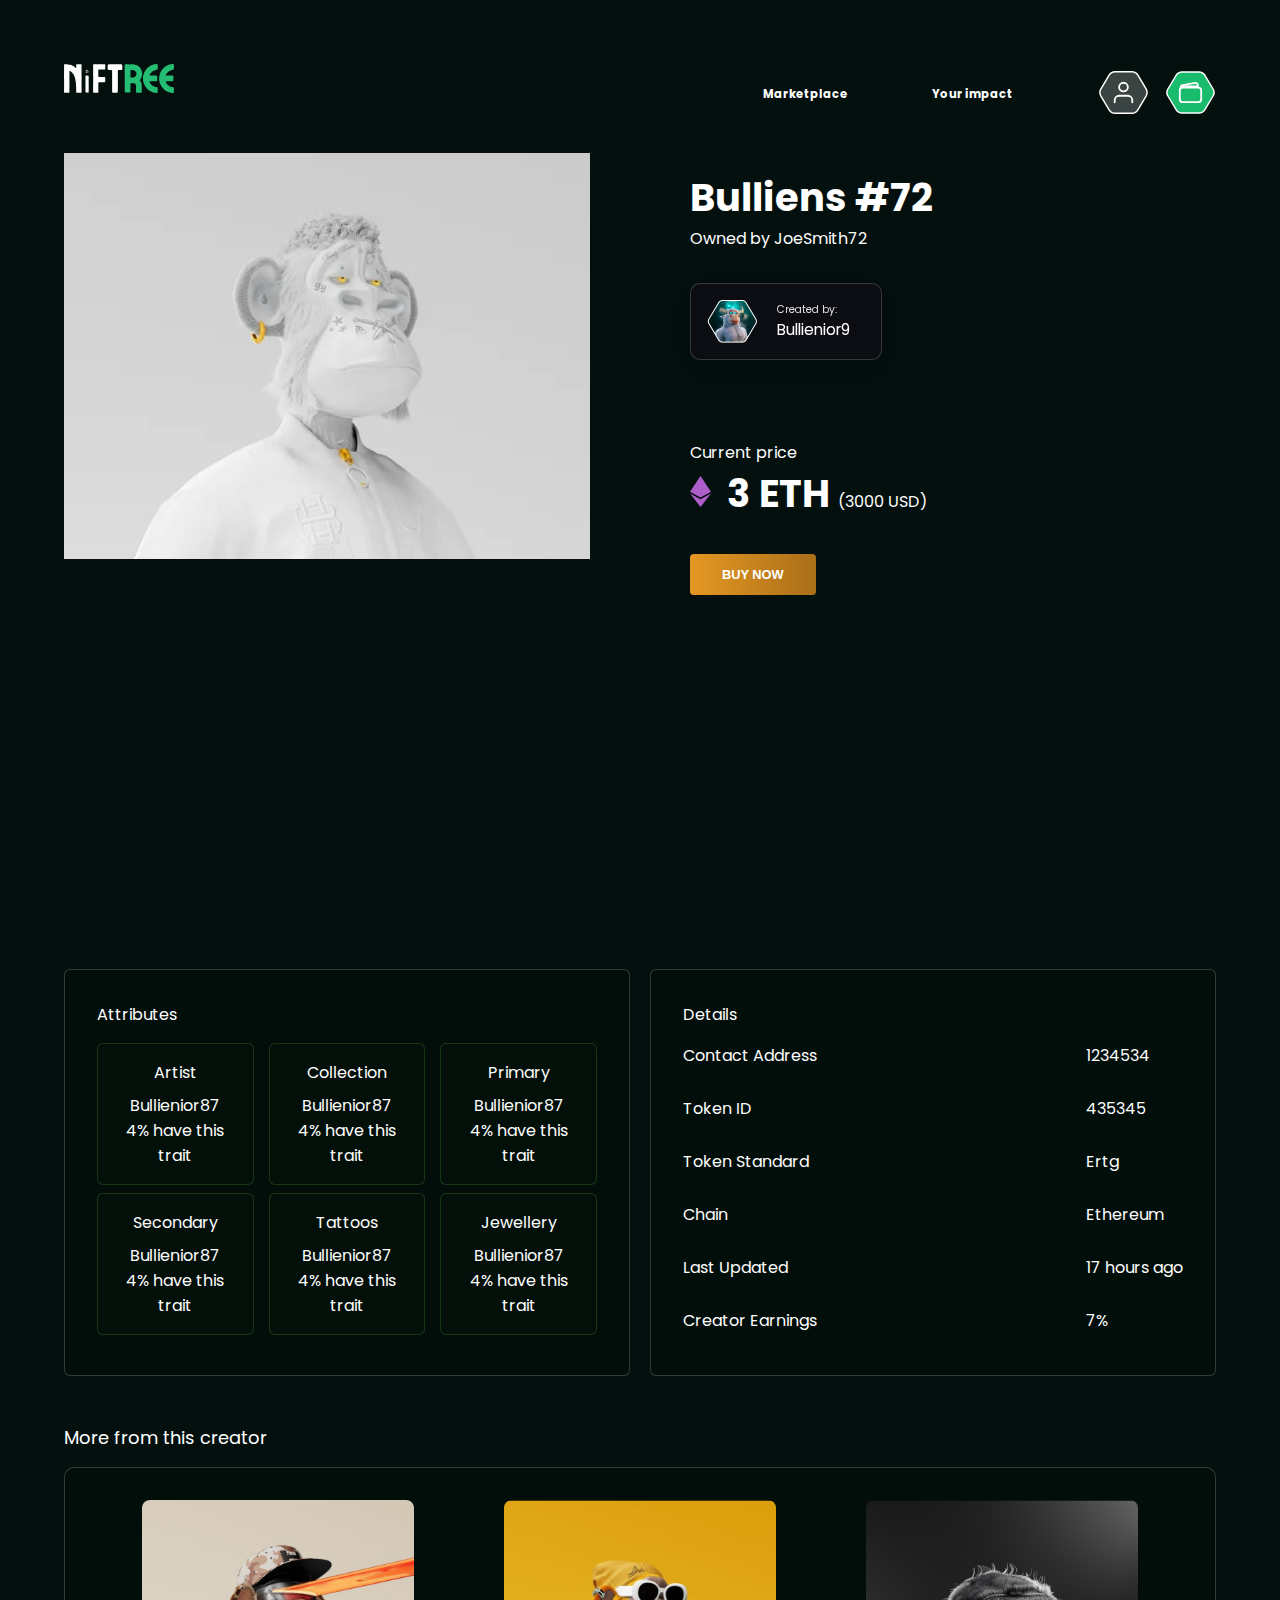
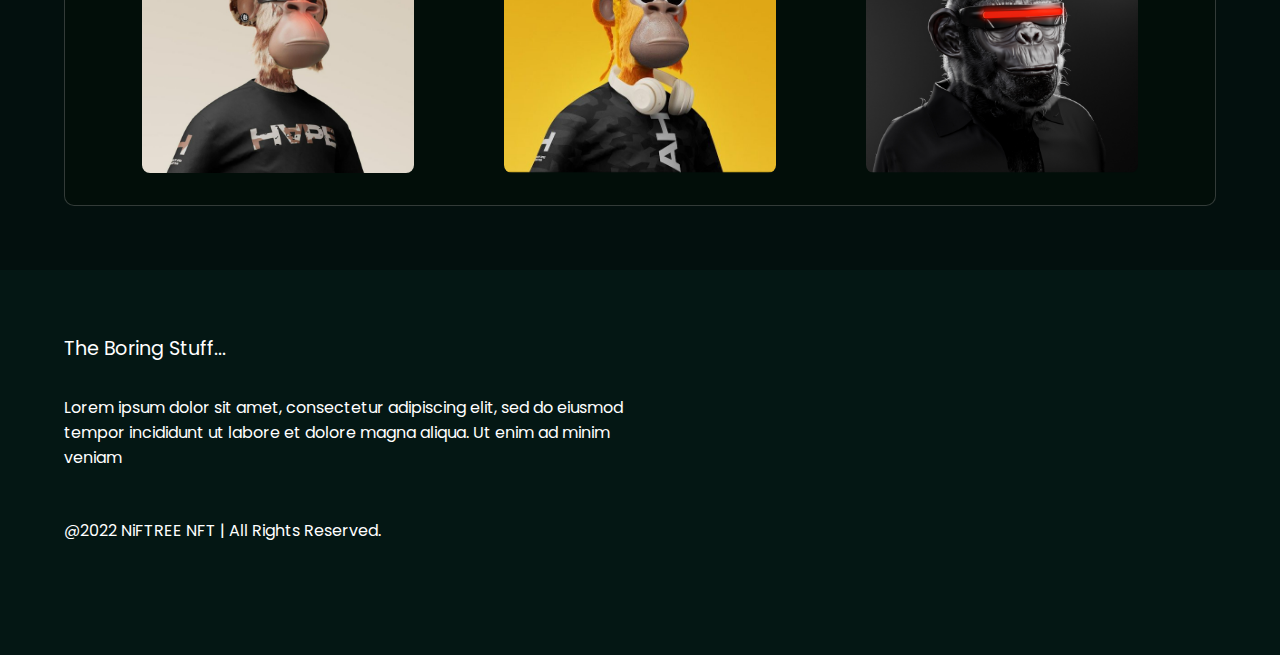
<file: nft-page.html>
<!DOCTYPE html>
<html lang="en">
	<head>
		<meta charset="UTF-8" />
		<meta http-equiv="X-UA-Compatible" content="IE=edge" />
		<meta name="viewport" content="width=device-width, initial-scale=1.0" />
		<title>NiFTREE - Bulliens #72</title>
		<link rel="stylesheet" href="css/nft-page.css" />
		<link
			rel="stylesheet"
			href="https://cdn.jsdelivr.net/npm/bootstrap-icons@1.10.2/font/bootstrap-icons.css"
			integrity="sha384-b6lVK+yci+bfDmaY1u0zE8YYJt0TZxLEAFyYSLHId4xoVvsrQu3INevFKo+Xir8e"
			crossorigin="anonymous"
		/>
	</head>
	<body>
		<header>
			<a href="index.html"> <img src="images/logo.svg" alt="" id="logo" /> </a
			><img
				src="images/Hamburger.svg"
				alt=""
				id="mobile-cta"
				class="hamburger"
			/>

			<nav id="mobile-nav" data-visible="false">
				<img src="images/mobile-exit.png" alt="" id="mobile-exit" />

				<ul class="nav-menu">
					<li>
						<a href="marketplace.html">Marketplace</a>
						<a href="impact.html">Your impact</a>

						<ul id="mobile-nav-buttons">
							<li>
								<a href="login.html">Account</a>

								<div id="mobile-wallet-name">Wallet</div>
							</li>
						</ul>
					</li>
				</ul>

				<div class="profile-wallet-icons">
					<a href="login.html">
						<img src="images/profile.svg" alt="" id="profile" />
					</a>
					<img src="images/wallet-icon-desktop.svg" alt="" id="wallet" />
				</div>
			</nav>
		</header>

		<section id="wallet-pop-up-menu-black-square" data-visible="false">
			<div id="wallet-white-overlay">
				<div id="pop-up-titles">
					<h2 id="wallet-pop-up-title">Connect your wallet</h2>
					<p>
						If you don’t have a wallet, you can select a provider and create one
						now.
					</p>
				</div>
				<img src="images/mobile-exit.png" alt="" id="wallet-exit" />
			</div>

			<div id="wallet-providors-grid">
				<a href="https://metamask.io/" id="metamask-logo" target="_blank">
					<img src="images/company-logos/metamask-logo.svg" alt="" />
					<h4>MetaMask</h4>
				</a>

				<a href="https://opensea.io/" id="opensea-logo" target="_blank">
					<img src="images/company-logos/opensea-logo.svg" alt="" />
					<h4>OpenSea</h4>
				</a>
			</div>
		</section>

		<section id="nft-main-section">
			<div id="hero-left-section">
				<img src="images/indiv-nft/1.svg" alt="" id="nft-img" />
			</div>
			<div id="hero-right-section">
				<div id="right-sub--title-section">
					<div id="right-nft-title">Bulliens #72</div>
					<div id="right-nft-subtitle">Owned by JoeSmith72</div>
				</div>

				<div id="creator-button">
					<div id="creator-img-text-flex-box">
						<div id="creator-img">
							<img src="images/nft-owner-example.png" alt="" />
						</div>

						<div id="creator-text">
							<div id="text-created-by">Created by:</div>
							<div id="text-owner">Bullienior9</div>
						</div>
					</div>
				</div>

				<div id="nft-price-section">
					<div id="current-price">Current price</div>

					<div id="prices-flex-section">
						<img src="images/Icon awesome-ethereum.svg" alt="" />
						<div id="eth-price">3 ETH</div>
						<div id="usd-price">(3000 USD)</div>
					</div>
					<button>BUY NOW</button>
				</div>
			</div>
		</section>

		<section id="categories-drop-down">
			<div class="drop-down-menu" id="attributes-drop-down">
				<div class="grid-title">
					Attributes <i class="bi bi-info-circle"></i>
				</div>
				<div id="dropdown-inside-grid">
					<div class="flex-row-1">
						<div class="individual-attribute">
							<div class="attribute-name">Artist</div>
							<div class="artist-name">Bullienior87</div>
							<div class="rarity">4% have this trait</div>
						</div>

						<div class="individual-attribute">
							<div class="attribute-name">Collection</div>
							<div class="artist-name">Bullienior87</div>
							<div class="rarity">4% have this trait</div>
						</div>

						<div class="individual-attribute">
							<div class="attribute-name">Primary</div>
							<div class="artist-name">Bullienior87</div>
							<div class="rarity">4% have this trait</div>
						</div>
					</div>

					<div class="flex-row-2">
						<div class="individual-attribute">
							<div class="attribute-name">Secondary</div>
							<div class="artist-name">Bullienior87</div>
							<div class="rarity">4% have this trait</div>
						</div>

						<div class="individual-attribute">
							<div class="attribute-name">Tattoos</div>
							<div class="artist-name">Bullienior87</div>
							<div class="rarity">4% have this trait</div>
						</div>

						<div class="individual-attribute">
							<div class="attribute-name">Jewellery</div>
							<div class="artist-name">Bullienior87</div>
							<div class="rarity">4% have this trait</div>
						</div>
					</div>
				</div>
			</div>

			<div class="drop-down-menu" id="details-drop-down">
				<div class="grid-title">Details <i class="bi bi-list-task"></i></div>
				<div id="dropdown-inside-grid">
					<div class="flex-left-detail-name">
						<ul>
							<li>Contact Address</li>
							<li>Token ID</li>
							<li>Token Standard</li>
							<li>Chain</li>
							<li>Last Updated</li>
							<li>Creator Earnings</li>
						</ul>
					</div>
					<div class="flex-right-detail">
						<ul>
							<li>1234534</li>
							<li>435345</li>
							<li>Ertg</li>
							<li>Ethereum</li>
							<li>17 hours ago</li>
							<li>7%</li>
						</ul>
					</div>
				</div>
			</div>
		</section>

		<section id="more-like-this">
			<div id="section-title-icon">
				<div id="section-title">More from this creator</div>
				<i class="bi bi-grid"></i>
			</div>

			<div id="creator-image-adv">
				<img src="images/marketplace-nft/6.svg" alt="" />
				<img src="images/marketplace-nft/2.svg" alt="" />
				<img src="images/marketplace-nft/3.svg" alt="" />
			</div>
		</section>

		<script src="index.js"></script>
	</body>

	<footer>
		<div class="footer-name">The Boring Stuff...</div>
		<div>
			<div class="left-footer">
				<div class="paragraph">
					Lorem ipsum dolor sit amet, consectetur adipiscing elit, sed do
					eiusmod tempor incididunt ut labore et dolore magna aliqua. Ut enim ad
					minim veniam
				</div>
			</div>
		</div>
		<div id="copyright">@2022 NiFTREE NFT | All Rights Reserved.</div>
	</footer>
</html>
</file>
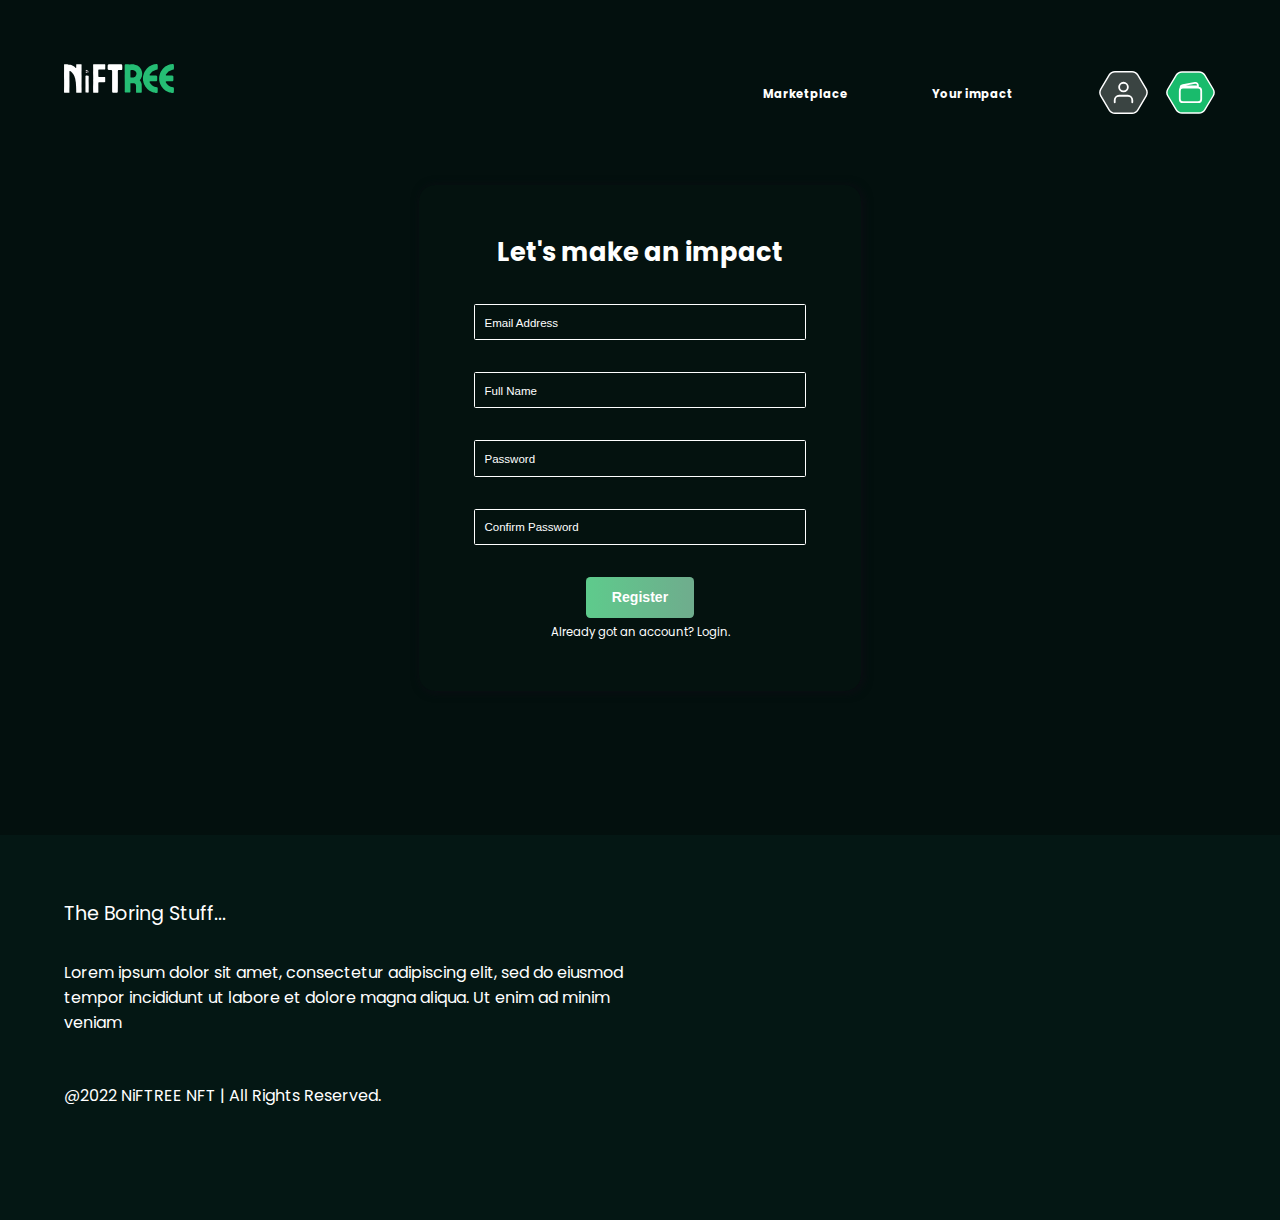
<file: register.html>
<!DOCTYPE html>
<html lang="en">
	<head>
		<meta charset="UTF-8" />
		<meta http-equiv="X-UA-Compatible" content="IE=edge" />
		<meta name="viewport" content="width=device-width, initial-scale=1.0" />
		<title>Login</title>
		<link rel="stylesheet" href="css/login-register.css" />
	</head>
	<body>
		<header>
			<a href="index.html"> <img src="images/logo.svg" alt="" id="logo" /> </a
			><img
				src="images/Hamburger.svg"
				alt=""
				id="mobile-cta"
				class="hamburger"
			/>

			<nav id="mobile-nav" data-visible="false">
				<img src="images/mobile-exit.png" alt="" id="mobile-exit" />

				<ul class="nav-menu">
					<li>
						<a href="marketplace.html">Marketplace</a>
						<a href="impact.html">Your impact</a>

						<ul id="mobile-nav-buttons">
							<li>
								<a href="login.html">Account</a>

								<div id="mobile-wallet-name">Wallet</div>
							</li>
						</ul>
					</li>
				</ul>

				<div class="profile-wallet-icons">
					<a href="login.html">
						<img src="images/profile.svg" alt="" id="profile" />
					</a>
					<img src="images/wallet-icon-desktop.svg" alt="" id="wallet" />
				</div>
			</nav>
		</header>

		<section id="wallet-pop-up-menu-black-square" data-visible="false">
			<div id="wallet-white-overlay">
				<div id="pop-up-titles">
					<h2 id="wallet-pop-up-title">Connect your wallet</h2>
					<p>
						If you don’t have a wallet, you can select a provider and create one
						now.
					</p>
				</div>
				<img src="images/mobile-exit.png" alt="" id="wallet-exit" />
			</div>

			<div id="wallet-providors-grid">
				<a href="https://metamask.io/" id="metamask-logo" target="_blank">
					<img src="images/company-logos/metamask-logo.svg" alt="" />
					<h4>MetaMask</h4>
				</a>

				<a href="https://opensea.io/" id="opensea-logo" target="_blank">
					<img src="images/company-logos/opensea-logo.svg" alt="" />
					<h4>OpenSea</h4>
				</a>
			</div>
		</section>

		<div class="box-center">
			<div class="login-header">Let's make an impact</div>
			<input type="text" name="" id="" placeholder="Email Address" />
			<input type="text" name="" id="" placeholder="Full Name" />
			<input type="text" name="" id="" placeholder="Password" />
			<input type="text" name="" id="" placeholder="Confirm Password" />
			<button>Register</button>

			<div class="register-link">
				<a href="login.html"> Already got an account? Login.</a>
			</div>
		</div>

		<script src="index.js"></script>
	</body>

	<footer>
		<div class="footer-name">The Boring Stuff...</div>
		<div>
			<div class="left-footer">
				<div class="paragraph">
					Lorem ipsum dolor sit amet, consectetur adipiscing elit, sed do
					eiusmod tempor incididunt ut labore et dolore magna aliqua. Ut enim ad
					minim veniam
				</div>
			</div>
		</div>
		<div id="copyright">@2022 NiFTREE NFT | All Rights Reserved.</div>
	</footer>
</html>
</file>
<file: css/style.css>
@import url("https://fonts.googleapis.com/css2?family=Poppins:wght@400;500;700&display=swap");
@import url("https://fonts.googleapis.com/css2?family=Roboto+Mono:wght@300;400;600;700&display=swap");
:root {
  --background: #050f0e;
  --secondary: #5ecb8c;
  --tertiary: #e59723;
  --button-gradient: #aa6f19;
  --secondary-font-grey: #a7a7a7;
  --primary-button-font-size: 2.5vw;
  --secondary-button-font-size: 2.5vw;
}

html {
  background-color: var(--background);
  color: white;
  font-family: poppins;
}

img {
  max-width: 100%;
  display: block;
}

li {
  list-style-type: none;
}

a {
  color: white;
  text-decoration: none;
}

/*         Phone CSS         */
@media only screen and (max-width: 600px) {
  /* Resetting body margin and padding for mobile */
  body {
    margin: 0;
    padding: 0;
    /* Adjusting margin for the main content section */
    /* Styling for primary action button */
    /* Styling for secondary action button */
    /* Styling for the header section */
    /* Styling for wallet pop-up menu */
    /* Display wallet pop-up menu when data-visible attribute is true */
    /* Styling for hero section */
    /* Styling for mobile wallet sponsors section */
    /* Hide desktop wallet sponsors section on mobile */
    /* Styling for NFT showcase section */
    /* Styling for NFT carousel section */
    /* Styling for tree plant section */
    /* Styling for dynamic NFT gallery section */
    /* Styling for email signup section */
    /* Styling for footer section */
  }
  body section {
    margin: 10rem 2.5rem;
  }
  body button {
    display: flex;
    align-items: center;
    justify-content: space-around;
    background-image: linear-gradient(to right, var(--tertiary), var(--button-gradient));
    border: none;
    outline: none;
    color: white;
    font-weight: bold;
    border-radius: 0.5em;
    font-size: var(--primary-button-font-size);
    cursor: pointer;
    padding: 0.7rem 1.4rem;
    margin: auto;
  }
  body .secondary-button {
    display: flex;
    align-items: center;
    justify-content: space-around;
    color: var(--tertiary);
    background: none;
    outline: none;
    border-radius: 0.5em;
    font-size: var(--primary-button-font-size);
    cursor: pointer;
    padding: 0.7rem 1.4rem;
    margin: auto;
  }
  body header {
    position: sticky;
    top: 0;
    display: flex;
    place-content: space-between;
    padding: 2rem;
    background-color: var(--background);
    z-index: 999;
    /* Logo and hamburger icon styling */
    /* Mobile navigation menu styling */
    /* Display mobile navigation menu when data-visible attribute is true */
  }
  body header #logo {
    max-width: 6rem;
  }
  body header .hamburger {
    width: 10%;
  }
  body header #mobile-nav {
    position: fixed;
    right: 0;
    top: 0;
    width: 50%;
    height: 100vh;
    background-color: #031512;
    padding: 2.5rem;
    transform: translateX(110%);
    transition: 0.2s ease;
    box-shadow: 1px 0px 10px #02110f inset;
    /* Close button styling */
    /* Styling for navigation links in mobile menu */
    /* Styling for profile and wallet icons (hidden on mobile) */
  }
  body header #mobile-nav #mobile-exit {
    float: right;
    width: 8%;
  }
  body header #mobile-nav ul {
    text-align: right;
    margin-top: 3rem;
  }
  body header #mobile-nav ul a {
    color: white;
    font-weight: bold;
    display: block;
    text-decoration: none;
    padding-block: 1rem;
  }
  body header #mobile-nav ul #mobile-nav-buttons {
    padding: 0;
  }
  body header #mobile-nav .profile-wallet-icons {
    display: none;
  }
  body header #mobile-nav[data-visible=true] {
    display: block;
    transform: translateX(0%);
    transition: 0.2s ease-out;
  }
  body #wallet-pop-up-menu-black-square {
    position: fixed;
    margin: 0;
    right: 0;
    top: 0;
    width: 50%;
    height: 100vh;
    z-index: 999;
    background-color: #031512;
    padding: 2.5rem;
    transform: translateX(110%);
    transition: 0.2s ease;
    box-shadow: 1px 0px 10px #02110f inset;
    /* Styling for wallet pop-up content */
    /* Styling for wallet provider logos */
  }
  body #wallet-pop-up-menu-black-square #wallet-white-overlay {
    display: flex;
  }
  body #wallet-pop-up-menu-black-square #wallet-white-overlay img {
    width: 8%;
    height: 8%;
  }
  body #wallet-pop-up-menu-black-square #wallet-white-overlay #pop-up-titles {
    margin-top: 4rem;
  }
  body #wallet-pop-up-menu-black-square #wallet-white-overlay #pop-up-titles h2 {
    font-size: 4vw;
  }
  body #wallet-pop-up-menu-black-square #wallet-white-overlay #pop-up-titles p {
    font-size: 2.6vw;
  }
  body #wallet-pop-up-menu-black-square #wallet-providors-grid #metamask-logo,
  body #wallet-pop-up-menu-black-square #wallet-providors-grid #opensea-logo {
    display: flex;
    gap: 20px;
    margin-top: 1rem;
    color: white;
    text-decoration: none;
  }
  body #wallet-pop-up-menu-black-square #wallet-providors-grid #metamask-logo img,
  body #wallet-pop-up-menu-black-square #wallet-providors-grid #opensea-logo img {
    width: 15%;
  }
  body #wallet-pop-up-menu-black-square[data-visible=true] {
    display: block;
    transform: translateX(0%);
    transition: 0.2s ease-out;
  }
  body .hero {
    margin-inline: 2rem;
    /* Styling for left column in hero section */
    /* Styling for hero buttons */
    /* Styling for right column in hero section */
  }
  body .hero .left-col {
    padding: 5rem 0;
    /* Styling for hero title */
    /* Styling for hero subhead */
  }
  body .hero .left-col #title {
    font-size: 10vw;
    font-weight: 700;
    padding-bottom: 2rem;
  }
  body .hero .left-col #title span {
    color: var(--tertiary);
  }
  body .hero .left-col #subhead {
    font-size: 3.5vw;
  }
  body .hero .hero-buttons {
    margin: 5rem 1rem;
    /* Styling for explore button */
    /* Styling for learn more button */
  }
  body .hero .hero-buttons .explore-image-text {
    display: flex;
    justify-content: center;
  }
  body .hero .hero-buttons .explore-image-text a {
    text-decoration: none;
  }
  body .hero .hero-buttons .explore-image-text img {
    padding-inline: 0.3rem;
    width: 0.9rem;
  }
  body .hero .hero-buttons .explore-image-text span {
    padding-inline: 0.3rem;
    font-size: 2.5vw;
  }
  body .hero .hero-buttons .learnmore {
    font-size: var(--primary-button-font-size);
    display: flex;
    justify-content: center;
    margin-top: 1rem;
  }
  body .hero .hero-buttons .learnmore .learn-inside {
    display: flex;
  }
  body .hero .hero-buttons .learnmore .learn-inside img {
    width: 0.9rem;
    padding-inline: 0.3rem;
  }
  body .hero .hero-buttons .learnmore .learn-inside span {
    font-size: 2.5vw;
  }
  body .hero .right-col #nft-desktop {
    display: none;
  }
  body #wallet-sponsors-mobile {
    width: 80%;
    margin: auto;
  }
  body #wallet-sponsors {
    display: none;
  }
  body #nft-showcase-1 {
    /* Styling for flexbox layout in NFT showcase */
  }
  body #nft-showcase-1 .flexbox-showcase {
    display: flex;
    flex-direction: column-reverse;
    /* Styling for left side of NFT showcase */
    /* Styling for right side of NFT showcase */
  }
  body #nft-showcase-1 .flexbox-showcase .left-nft-showcase {
    text-align: center;
    /* Styling for NFT name */
    /* Styling for NFT owner and tick mark */
    /* Styling for bidding ends text */
    /* Styling for countdown timer */
    /* Styling for button in NFT showcase */
  }
  body #nft-showcase-1 .flexbox-showcase .left-nft-showcase .nft-name {
    font-size: 6vw;
    margin-top: 2rem;
  }
  body #nft-showcase-1 .flexbox-showcase .left-nft-showcase .nft-owner-tick {
    display: flex;
    justify-content: center;
    align-items: center;
    /* Styling for NFT owner name */
  }
  body #nft-showcase-1 .flexbox-showcase .left-nft-showcase .nft-owner-tick .nft-owner-name {
    font-size: 2.2vw;
  }
  body #nft-showcase-1 .flexbox-showcase .left-nft-showcase .nft-owner-tick img {
    width: 4%;
    margin-left: 0.4rem;
  }
  body #nft-showcase-1 .flexbox-showcase .left-nft-showcase .bidding-ends {
    margin-block: 1.8rem 0rem;
  }
  body #nft-showcase-1 .flexbox-showcase .left-nft-showcase .countdown {
    display: flex;
    justify-content: center;
    margin-block: 2rem 3rem;
    text-align: center;
    font-size: 4.5vw;
    margin-inline: 2.7rem;
  }
  body #nft-showcase-1 .flexbox-showcase .left-nft-showcase .countdown .time-name {
    font-size: 3vw;
  }
  body #nft-showcase-1 .flexbox-showcase .left-nft-showcase button {
    margin-top: 6vw;
  }
  body #nft-showcase-1 .flexbox-showcase .left-nft-showcase button a {
    text-decoration: none;
    color: white;
  }
  body #nft-showcase-1 .flexbox-showcase .left-nft-showcase button span {
    padding-left: 0.5rem;
    font-size: 2.5vw;
  }
  body #nft-showcase-1 .flexbox-showcase .right-nft-showcase img {
    margin: auto;
    border-radius: 5px;
    box-shadow: rgba(99, 99, 99, 0.467) 0px 2px 8px 0px;
  }
  body #nft-carousel-one {
    text-align: center;
    margin: 0;
    /* Styling for NFT carousel title */
    /* Styling for NFT carousel subtitle */
    /* Styling for media scroller container */
    /* Hide the scrollbar for webkit-based browsers */
  }
  body #nft-carousel-one .title {
    font-size: 5vw;
    margin-bottom: 2rem;
  }
  body #nft-carousel-one .sub-title {
    font-size: 4vw;
    color: var(--tertiary);
  }
  body #nft-carousel-one .media-scroller {
    display: grid;
    grid-auto-flow: column;
    grid-auto-columns: 79%;
    align-items: flex-end;
    overflow-x: scroll;
    scroll-snap-align: center;
    scrollbar-width: none; /* For Firefox */
    -ms-overflow-style: none; /* For Internet Explorer and Edge */
  }
  body #nft-carousel-one .media-scroller::-webkit-scrollbar {
    display: none;
  }
  body #nft-carousel-one a {
    text-decoration: none;
  }
  body #tree-plant {
    /* Styling for question text */
    /* Styling for subtext */
    /* Styling for learn more button */
    /* Hide desktop image and button on mobile */
    /* Styling for right section in tree plant */
  }
  body #tree-plant #question {
    font-size: 8vw;
    font-family: poppins;
  }
  body #tree-plant #question span {
    color: var(--secondary);
  }
  body #tree-plant #subtext {
    font-size: 3vw;
  }
  body #tree-plant .learn-more-button {
    background-image: linear-gradient(to right, var(--secondary), #6fac8d);
    margin: 3rem auto;
  }
  body #tree-plant #desktop-image,
  body #tree-plant #desktop-button {
    display: none;
  }
  body #tree-plant #tree-plant-right-section {
    margin-top: 3rem;
    /* Styling for yellow square background */
  }
  body #tree-plant #tree-plant-right-section #right-section-yellow-square {
    background-color: #d5ab23;
    padding: 2rem 2rem 0 2rem;
    border-radius: 10px;
    /* Styling for square title */
    /* Styling for square subtitle */
  }
  body #tree-plant #tree-plant-right-section #right-section-yellow-square #square-title {
    font-size: 5vw;
    font-weight: bold;
  }
  body #tree-plant #tree-plant-right-section #right-section-yellow-square #square-sub-title {
    font-size: 3vw;
    margin-block: 1rem 2rem;
  }
  body #dynamic-nft-gallery {
    margin: 10rem 1.5rem;
    /* Styling for section title */
    /* Styling for filter buttons */
    /* Styling for filterable cards grid */
  }
  body #dynamic-nft-gallery #section-title {
    text-align: center;
    font-size: 5vw;
  }
  body #dynamic-nft-gallery .filter-buttons {
    display: flex;
    justify-content: space-between;
    margin: 0rem 2rem;
    /* Styling for individual filter button */
    /* Styling for active filter button */
  }
  body #dynamic-nft-gallery .filter-buttons button {
    background: none;
    border: 1px solid var(--tertiary);
    margin: 2rem 0;
  }
  body #dynamic-nft-gallery .filter-buttons button.active {
    color: var(--tertiary);
  }
  body #dynamic-nft-gallery .filterable-cards {
    display: grid;
    grid-template-columns: repeat(2, 1fr);
    grid-template-rows: repeat(3, 1);
    gap: 20px;
    /* Styling for individual card */
    /* Hide cards with 'hide' class */
  }
  body #dynamic-nft-gallery .filterable-cards .card {
    box-shadow: rgba(0, 0, 0, 0.1) 0px 4px 12px;
    /* Styling for card info section */
  }
  body #dynamic-nft-gallery .filterable-cards .card .card-info {
    display: flex;
    align-items: center;
    justify-content: space-between;
    padding: 0.5rem;
    background-color: #0a100a;
    border-radius: 0 0 3px 3px;
    /* Styling for left side of card info */
    /* Styling for right side of card info */
  }
  body #dynamic-nft-gallery .filterable-cards .card .card-info .card-info-left {
    /* Styling for NFT name */
    /* Styling for NFT owner name */
  }
  body #dynamic-nft-gallery .filterable-cards .card .card-info .card-info-left .nft-name {
    font-size: 2.5vw;
  }
  body #dynamic-nft-gallery .filterable-cards .card .card-info .card-info-left .nft-owner {
    font-size: 1.4vw;
  }
  body #dynamic-nft-gallery .filterable-cards .card .card-info .card-info-right {
    font-size: 2.6vw;
  }
  body #dynamic-nft-gallery .filterable-cards .card.hide {
    display: none;
  }
  body .email-signup {
    text-align: center;
    margin: 10rem 2rem;
    /* Styling for signup title */
    /* Styling for signup sub-head */
    /* Styling for email input field */
    /* Styling for signup button */
  }
  body .email-signup #title {
    font: 6vw bold;
    margin-bottom: 2rem;
    font-family: poppins;
  }
  body .email-signup #sub-head {
    font-size: 3vw;
    margin-bottom: 2rem;
    font-family: poppins;
  }
  body .email-signup #email {
    background-color: none;
    width: 80%;
    padding: 0.5rem;
  }
  body .email-signup input[type=email] {
    border: 2px solid grey;
    background-color: var(--background);
    margin-block: 2rem;
  }
  body .email-signup button {
    font-size: 3vw;
  }
  body footer {
    background-color: #031512;
    box-shadow: 0 2px 15px #171a24;
    margin-top: 8rem;
    padding: 2rem;
    /* Styling for footer name */
    /* Styling for copyright text */
  }
  body footer .footer-name {
    font-size: 4vw;
    padding-bottom: 4rem;
  }
  body footer div {
    /* Styling for left side of footer */
  }
  body footer div .left-footer {
    width: 50%;
    /* Styling for footer links */
    /* Styling for paragraph in footer */
  }
  body footer div .left-footer .footer-links {
    display: none;
  }
  body footer div .left-footer .paragraph {
    display: none;
  }
  body footer #copyright {
    text-align: center;
  }
}
/*        Tablet CSS       */
@media only screen and (min-width: 601px) and (max-width: 999px) {
  body {
    margin: 4rem;
    /* Increase margin for sections */
    /* Styling for primary button */
    /* Styling for secondary button */
    /* Styling for header section */
    /* Styling for wallet pop-up menu */
    /* Display wallet pop-up menu when visible */
    /* Styling for hero section */
    /* Styling for right column of hero section */
    /* Styling for wallet sponsors section */
    /* Hide wallet sponsors section on mobile */
    /* Styling for NFT showcase section */
    /* Styling for NFT carousel section */
    /* Styling for Tree Plant section */
    /* Styling for dynamic NFT gallery section */
    /* Styling for email signup section */
    /* Styling for footer section */
  }
  body section {
    margin: 12rem 2rem;
  }
  body button {
    display: flex;
    align-items: center;
    justify-content: space-around;
    background-image: linear-gradient(to right, var(--tertiary), var(--button-gradient));
    border: none;
    outline: none;
    color: white;
    border-radius: 0.3em;
    font-size: 1vw;
    cursor: pointer;
    padding: 0.9em 1.8em;
    margin: auto;
  }
  body .secondary-button {
    display: flex;
    align-items: center;
    justify-content: space-around;
    color: var(--tertiary);
    background: none;
    border: 1px solid var(--tertiary);
    outline: none;
    border-radius: 0.5em;
    font-size: 1vw;
    cursor: pointer;
    padding: 0.9em 1.8em;
    margin: auto;
  }
  body header {
    position: sticky;
    top: 0;
    display: flex;
    place-content: space-between;
    background-color: var(--background);
    z-index: 999;
    /* Styling for logo */
    /* Styling for hamburger icon */
    /* Styling for mobile navigation */
    /* Display mobile navigation when visible */
  }
  body header #logo {
    max-width: 6rem;
  }
  body header .hamburger {
    width: 6%;
  }
  body header #mobile-nav {
    position: fixed;
    right: 0;
    top: 0;
    width: 40%;
    height: 100vh;
    background-color: #031512;
    padding: 2.5rem;
    transform: translateX(110%);
    transition: 0.2s ease;
    box-shadow: 1px 0px 10px #02110f inset;
    /* Styling for mobile navigation exit button */
    /* Hide profile and wallet icons */
  }
  body header #mobile-nav #mobile-exit {
    float: right;
    width: 6%;
  }
  body header #mobile-nav ul {
    text-align: right;
    margin-top: 6rem;
    /* Styling for navigation links */
    /* Styling for mobile navigation buttons */
  }
  body header #mobile-nav ul a {
    color: white;
    font-weight: bold;
    display: block;
    text-decoration: none;
    padding-block: 1rem;
  }
  body header #mobile-nav ul #mobile-nav-buttons {
    padding: 0;
  }
  body header #mobile-nav .profile-wallet-icons {
    display: none;
  }
  body header #mobile-nav[data-visible=true] {
    display: block;
    transform: translateX(0%);
    transition: 0.2s ease-out;
  }
  body #wallet-pop-up-menu-black-square {
    position: fixed;
    margin: 0;
    right: 0;
    top: 0;
    width: 40%;
    height: 100vh;
    z-index: 999;
    background-color: #031512;
    padding: 2.5rem;
    transform: translateX(110%);
    transition: 0.2s ease;
    box-shadow: 1px 0px 10px #02110f inset;
    /* Styling for white overlay within wallet pop-up */
    /* Styling for wallet providers grid */
  }
  body #wallet-pop-up-menu-black-square #wallet-white-overlay {
    display: flex;
    /* Styling for pop-up titles */
  }
  body #wallet-pop-up-menu-black-square #wallet-white-overlay img {
    width: 8%;
    height: 8%;
  }
  body #wallet-pop-up-menu-black-square #wallet-white-overlay #pop-up-titles {
    margin-top: 4rem;
  }
  body #wallet-pop-up-menu-black-square #wallet-white-overlay #pop-up-titles h2 {
    font-size: 2vw;
  }
  body #wallet-pop-up-menu-black-square #wallet-white-overlay #pop-up-titles p {
    font-size: 1.5vw;
  }
  body #wallet-pop-up-menu-black-square #wallet-providors-grid #metamask-logo,
  body #wallet-pop-up-menu-black-square #wallet-providors-grid #opensea-logo {
    display: flex;
    gap: 30px;
    margin-top: 1rem;
    color: white;
    text-decoration: none;
  }
  body #wallet-pop-up-menu-black-square #wallet-providors-grid #metamask-logo img,
  body #wallet-pop-up-menu-black-square #wallet-providors-grid #opensea-logo img {
    width: 12%;
  }
  body #wallet-pop-up-menu-black-square[data-visible=true] {
    display: block;
    transform: translateX(0%);
    transition: 0.2s ease-out;
  }
  body .hero {
    margin-block: 4.5rem;
  }
  body .hero .left-col {
    /* Styling for hero title */
    /* Styling for hero subhead */
    /* Styling for hero buttons */
  }
  body .hero .left-col #title {
    font-weight: bold;
    font-size: 4.2vw;
    padding-right: 9rem;
  }
  body .hero .left-col #title span {
    color: var(--tertiary);
  }
  body .hero .left-col #subhead {
    padding-right: 14rem;
    font-size: 1.4vw;
    margin-block: 1rem;
  }
  body .hero .left-col .hero-buttons {
    display: flex;
    margin-block: 6rem;
  }
  body .hero .left-col .hero-buttons .explore-image-text {
    margin-right: 2rem;
  }
  body .hero .left-col .hero-buttons .explore-image-text a {
    text-decoration: none;
  }
  body .hero .left-col .hero-buttons #rocket {
    width: 18%;
    padding-right: 0.4rem;
  }
  body .right-col #nft-desktop {
    display: none;
  }
  body #wallet-sponsors {
    margin: 8rem auto;
    width: 80%;
  }
  body #wallet-sponsors-mobile {
    display: none;
  }
  body #nft-showcase-1 {
    /* Styling for flexbox showcase */
  }
  body #nft-showcase-1 .flexbox-showcase {
    display: flex;
    /* Styling for left side of NFT showcase */
    /* Styling for right side of NFT showcase */
  }
  body #nft-showcase-1 .flexbox-showcase .left-nft-showcase {
    width: 50%;
    /* Styling for NFT owner and tick mark */
    /* Styling for bidding ends text */
    /* Styling for countdown timer */
    /* Styling for button within NFT showcase */
  }
  body #nft-showcase-1 .flexbox-showcase .left-nft-showcase .nft-name {
    font-size: 2.5vw;
    margin-top: 4rem;
  }
  body #nft-showcase-1 .flexbox-showcase .left-nft-showcase .nft-owner-tick {
    display: flex;
  }
  body #nft-showcase-1 .flexbox-showcase .left-nft-showcase .bidding-ends {
    margin-block: 4vw 0rem;
  }
  body #nft-showcase-1 .flexbox-showcase .left-nft-showcase .countdown {
    display: flex;
    margin-block: 2vw 4rem;
    text-align: center;
    font-size: 1.3vw;
    width: 60%;
  }
  body #nft-showcase-1 .flexbox-showcase .left-nft-showcase .countdown .time-name {
    font-size: 0.8vw;
  }
  body #nft-showcase-1 .flexbox-showcase .left-nft-showcase button {
    margin: 0;
    margin-top: 6vw;
  }
  body #nft-showcase-1 .flexbox-showcase .left-nft-showcase button a {
    text-decoration: none;
    color: white;
  }
  body #nft-showcase-1 .flexbox-showcase .left-nft-showcase button span {
    padding-left: 0.5rem;
    font-size: 0.9vw;
  }
  body #nft-showcase-1 .flexbox-showcase .right-nft-showcase img {
    width: 85%;
    float: right;
    border-radius: 5px;
    box-shadow: rgba(99, 99, 99, 0.2) 0px 2px 8px 0px;
  }
  body #nft-carousel-one {
    text-align: center;
    /* Styling for sub-title */
    /* Styling for title */
    /* Styling for media scroller */
  }
  body #nft-carousel-one .sub-title {
    font-size: 1.2vw;
    color: var(--tertiary);
  }
  body #nft-carousel-one .title {
    font-size: 2.5vw;
    margin-bottom: 2rem;
  }
  body #nft-carousel-one .media-scroller {
    margin: auto;
    display: flex;
    align-items: flex-end;
    /* Styling for individual NFT item */
  }
  body #nft-carousel-one .media-scroller .nft {
    position: relative;
  }
  body #nft-carousel-one a {
    text-decoration: none;
  }
  body #tree-plant {
    display: flex;
    /* Styling for left section of Tree Plant */
    /* Styling for right section of Tree Plant */
  }
  body #tree-plant #tree-plant-left-section {
    width: 80%;
    /* Styling for question text */
    /* Styling for subtext */
    /* Styling for learn more button */
  }
  body #tree-plant #tree-plant-left-section #question {
    font-size: 3vw;
    font-weight: bold;
  }
  body #tree-plant #tree-plant-left-section #question span {
    color: var(--secondary);
  }
  body #tree-plant #tree-plant-left-section #subtext {
    font-size: 1vw;
    padding-bottom: 3rem;
    padding-right: 8rem;
  }
  body #tree-plant #tree-plant-left-section #learn-more-button {
    background-image: linear-gradient(to right, var(--secondary), #6daf89);
    margin: 0;
  }
  body #tree-plant #tree-plant-right-section {
    display: none;
  }
  body #dynamic-nft-gallery {
    /* Styling for section title */
    /* Styling for filter buttons */
    /* Styling for filterable cards grid */
  }
  body #dynamic-nft-gallery #section-title {
    text-align: center;
    font-size: 2.5vw;
  }
  body #dynamic-nft-gallery .filter-buttons {
    display: flex;
    gap: 30px;
    justify-content: center;
    /* Styling for active filter button */
  }
  body #dynamic-nft-gallery .filter-buttons button {
    background: none;
    border: 1px solid var(--tertiary);
    margin: 2rem 0;
  }
  body #dynamic-nft-gallery .filter-buttons button.active {
    color: var(--tertiary);
  }
  body #dynamic-nft-gallery .filterable-cards {
    display: grid;
    grid-template-columns: repeat(2, 1fr);
    grid-template-rows: repeat(3, 1);
    gap: 20px;
    /* Styling for individual card */
    /* Hide cards with 'hide' class */
  }
  body #dynamic-nft-gallery .filterable-cards .card {
    box-shadow: rgba(0, 0, 0, 0.1) 0px 4px 12px;
    /* Styling for card info section */
  }
  body #dynamic-nft-gallery .filterable-cards .card .card-info {
    display: flex;
    align-items: center;
    justify-content: space-between;
    padding: 1rem;
    background-color: #171a24;
    border-radius: 0 0 3px 3px;
    /* Styling for left side of card info */
    /* Styling for right side of card info */
  }
  body #dynamic-nft-gallery .filterable-cards .card .card-info .card-info-left {
    /* Styling for NFT name */
    /* Styling for NFT owner name */
  }
  body #dynamic-nft-gallery .filterable-cards .card .card-info .card-info-left .nft-name {
    font-size: 2vw;
  }
  body #dynamic-nft-gallery .filterable-cards .card .card-info .card-info-left .nft-owner {
    font-size: 1.2vw;
  }
  body #dynamic-nft-gallery .filterable-cards .card .card-info .card-info-right {
    font-size: 2vw;
  }
  body #dynamic-nft-gallery .filterable-cards .card.hide {
    display: none;
  }
  body .email-signup {
    text-align: center;
    background-color: #041714;
    margin-inline: 3rem;
    padding: 4rem 2rem;
    z-index: 999;
    /* Styling for signup title */
    /* Styling for signup sub-head */
    /* Styling for email input and button */
  }
  body .email-signup #title {
    margin-bottom: 2rem;
    font-size: 2.5vw;
  }
  body .email-signup #sub-head {
    font-size: 1.3vw;
  }
  body .email-signup .flex-button-email {
    display: flex;
    margin: auto;
    margin-block: 2rem;
    width: 80%;
  }
  body .email-signup .flex-button-email #email {
    background-color: none;
    padding: 0.5rem;
    width: 80%;
    margin-inline: 1rem;
  }
  body .email-signup .flex-button-email input[type=email] {
    border: 1px solid gray;
    border-radius: 0.4rem;
    background-color: var(--primary);
  }
  body .email-signup .flex-button-email button {
    margin: 0;
    padding: 0.5rem 0.9rem;
  }
  body footer {
    margin: -4rem;
    padding: 4rem;
    background-color: #041714;
    /* Styling for footer name */
  }
  body footer .footer-name {
    font-size: 1.5vw;
    padding-bottom: 2rem;
  }
  body footer div {
    display: flex;
    /* Styling for left side of footer */
    /* Styling for right side of footer */
    /* Styling for copyright text */
  }
  body footer div .left-footer {
    width: 50%;
    display: block;
    /* Styling for paragraph in footer */
    /* Styling for footer links */
  }
  body footer div .left-footer .paragraph {
    font-size: 1.3vw;
  }
  body footer div .left-footer .footer-links {
    margin-block: 2rem;
  }
  body footer div .left-footer .footer-links img {
    margin: 1rem;
  }
  body footer div .right-footer {
    width: 50%;
    /* Styling for first list in footer */
  }
  body footer div .right-footer .list-one {
    display: block;
    margin: 0 6rem;
    /* Styling for list title */
    /* Styling for list items */
  }
  body footer div .right-footer .list-one .list-title {
    font-weight: bold;
    margin-bottom: 1rem;
  }
  body footer div .right-footer .list-one ul {
    margin: 0;
    padding: 0;
  }
  body footer div .right-footer .list-one ul a {
    color: white;
    text-decoration: none;
    display: block;
    padding: 0.5rem;
    font-size: 1.4vw;
  }
  body footer div #copyright {
    text-align: center;
    margin-block: 3rem;
  }
}
/*     Desktop CSS     */
@media only screen and (min-width: 1000px) {
  body {
    margin: 4rem;
    /* Margin for all sections */
    /* Styling for buttons */
    /* Button hover effect */
    /* Secondary button styling */
    /* Header styling */
    /* Wallet popup menu styling */
    /* Display wallet popup menu when visible */
    /* Hero section styling */
    /* Wallet sponsors section styling */
    /* Mobile version of wallet sponsors hidden */
    /* NFT showcase 1 styling */
    /* NFT carousel 1 styling */
    /* Tree plant section styling */
    /* Dynamic NFT gallery section styling */
    /* Email signup section styling */
    /* Footer section styling */
  }
  body section {
    margin: 14rem 8rem;
  }
  body button {
    display: flex;
    align-items: center;
    justify-content: space-around;
    background-image: linear-gradient(to right, var(--tertiary), var(--button-gradient));
    border: none;
    outline: none;
    color: white;
    border-radius: 0.3em;
    font-size: 1vw;
    cursor: pointer;
    padding: 0.9em 1.8em;
    margin: auto;
    transform: scale(1);
    transition: 0.3s ease;
  }
  body button:hover {
    transform: scale(1.03);
    transition: 0.2s ease;
  }
  body .secondary-button {
    color: var(--tertiary);
    background: none;
    border: 1px solid var(--tertiary);
  }
  body header {
    display: flex;
    justify-content: space-between;
    /* Mobile CTA and Exit buttons hidden */
    /* Logo styling */
    /* Mobile navigation */
  }
  body header #mobile-cta,
  body header #mobile-exit {
    display: none;
  }
  body header #logo {
    width: 50%;
  }
  body header #mobile-nav {
    display: flex;
    justify-content: space-around;
    align-items: center;
    z-index: 2;
    /* Profile and wallet icons */
  }
  body header #mobile-nav ul {
    width: 100%;
    /* Styling for mobile navigation links */
    /* Mobile navigation buttons */
  }
  body header #mobile-nav ul a {
    text-decoration: none;
    margin: 2rem;
    font-weight: bold;
    font-size: 0.9vw;
    color: white;
    padding-right: 1rem;
  }
  body header #mobile-nav ul #mobile-nav-buttons {
    display: none;
  }
  body header #mobile-nav .profile-wallet-icons {
    display: flex;
    justify-content: space-between;
    width: 32%;
    /* Hover effect for profile and wallet icons */
  }
  body header #mobile-nav .profile-wallet-icons #wallet {
    width: 43%;
    margin-left: 1rem;
  }
  body header #mobile-nav .profile-wallet-icons #profile:hover,
  body header #mobile-nav .profile-wallet-icons #wallet:hover {
    transform: scale(1.05);
    transition: 0.3s ease;
  }
  body #wallet-pop-up-menu-black-square {
    display: none;
    position: absolute;
    margin: 0;
    left: 16%;
    top: 48%;
    transform: translate(-5%, -40%);
    z-index: 998;
    min-width: 70%;
    max-width: 75%;
    min-height: 55vh;
    max-height: 60vh;
    opacity: 0;
    background-color: rgba(30, 34, 34, 0.9);
    padding: 3.5rem;
    transition: opacity 0.2s ease;
    box-shadow: 1px 0px 10px #02110f inset;
    -webkit-backdrop-filter: blur(10px);
            backdrop-filter: blur(10px);
    /* White overlay within wallet popup */
    /* Wallet providers logos */
  }
  body #wallet-pop-up-menu-black-square #wallet-white-overlay {
    width: 100%;
    height: 100%;
    z-index: 999;
    opacity: 1;
    /* Wallet exit button */
    /* Hover effect for wallet exit button */
  }
  body #wallet-pop-up-menu-black-square #wallet-white-overlay #wallet-exit {
    width: 2%;
    height: 2%;
  }
  body #wallet-pop-up-menu-black-square #wallet-white-overlay #wallet-exit:hover {
    transform: scale(1.03);
    transition: 0.2s ease;
  }
  body #wallet-pop-up-menu-black-square #wallet-providors-grid #metamask-logo,
  body #wallet-pop-up-menu-black-square #wallet-providors-grid #opensea-logo {
    display: flex;
    align-items: center;
    gap: 50px;
    margin-top: 2rem;
    color: white;
    text-decoration: none;
  }
  body #wallet-pop-up-menu-black-square #wallet-providors-grid #metamask-logo img,
  body #wallet-pop-up-menu-black-square #wallet-providors-grid #opensea-logo img {
    width: 5%;
  }
  body #wallet-pop-up-menu-black-square[data-visible=true] {
    display: block;
    opacity: 1;
  }
  body .hero {
    display: flex;
    /* Left column of hero section */
    /* Right column of hero section */
  }
  body .hero .left-col {
    width: 50%;
    margin-top: 6rem;
    /* Hero title styling */
    /* Hero subhead styling */
    /* Buttons in hero section */
  }
  body .hero .left-col #title {
    font-weight: bold;
    font-size: 3.8vw;
    /* Styling for span within title */
  }
  body .hero .left-col #title span {
    color: var(--tertiary);
  }
  body .hero .left-col #subhead {
    font-size: 1vw;
    margin-block: 2rem;
  }
  body .hero .left-col .hero-buttons {
    display: flex;
    margin-block: 4rem 0;
    /* Explore image and text button */
    /* Rocket image styling */
    /* Learn arrow image styling */
  }
  body .hero .left-col .hero-buttons .explore-image-text {
    margin-right: 2rem;
    /* Button text styling */
  }
  body .hero .left-col .hero-buttons .explore-image-text .button-text {
    font-weight: bold;
  }
  body .hero .left-col .hero-buttons #rocket {
    width: 20%;
    padding-right: 0.4rem;
  }
  body .hero .left-col .hero-buttons #learn-arrow-img {
    width: 15%;
    padding-left: 0.3rem;
  }
  body .hero .right-col {
    margin-top: 2rem;
    /* Image on the right side */
  }
  body .hero .right-col img {
    width: 70%;
    float: right;
  }
  body #wallet-sponsors {
    width: 60%;
    margin: auto;
    margin-block: 6rem;
  }
  body #wallet-sponsors-mobile {
    display: none;
  }
  body #nft-showcase-1 {
    /* Flexbox for showcasing */
  }
  body #nft-showcase-1 .flexbox-showcase {
    display: flex;
    /* Left side of NFT showcase */
    /* Right side of NFT showcase */
  }
  body #nft-showcase-1 .flexbox-showcase .left-nft-showcase {
    width: 50%;
    /* NFT name styling */
    /* NFT owner and tick styling */
    /* Bidding ends styling */
    /* Countdown styling */
    /* Button within NFT showcase */
  }
  body #nft-showcase-1 .flexbox-showcase .left-nft-showcase .nft-name {
    font-size: 2.5vw;
  }
  body #nft-showcase-1 .flexbox-showcase .left-nft-showcase .nft-owner-tick {
    display: flex;
    margin-block: 0;
  }
  body #nft-showcase-1 .flexbox-showcase .left-nft-showcase .bidding-ends {
    margin-block: 3vw 0rem;
    color: var(--secondary-font-grey);
  }
  body #nft-showcase-1 .flexbox-showcase .left-nft-showcase .countdown {
    display: flex;
    margin-block: 1rem 4rem;
    text-align: center;
    font-size: 1.3vw;
    width: 60%;
    /* Time name styling */
  }
  body #nft-showcase-1 .flexbox-showcase .left-nft-showcase .countdown .time-name {
    font-size: 0.8vw;
    color: var(--secondary-font-grey);
  }
  body #nft-showcase-1 .flexbox-showcase .left-nft-showcase button {
    margin: 0;
    margin-top: 6vw;
    /* Link within button */
    /* Span within button */
  }
  body #nft-showcase-1 .flexbox-showcase .left-nft-showcase button a {
    text-decoration: none;
    color: white;
  }
  body #nft-showcase-1 .flexbox-showcase .left-nft-showcase button span {
    padding-left: 0.5rem;
    font-size: 0.9vw;
  }
  body #nft-showcase-1 .flexbox-showcase .right-nft-showcase {
    /* NFT image styling */
  }
  body #nft-showcase-1 .flexbox-showcase .right-nft-showcase img {
    width: 85%;
    float: right;
    border-radius: 5px;
    box-shadow: rgba(99, 99, 99, 0.2) 0px 2px 8px 0px;
  }
  body #nft-carousel-one {
    text-align: center;
    /* Subtitle styling */
    /* Title styling */
    /* Media scroller styling */
    /* Link styling within NFT carousel */
    /* Button styling within NFT carousel */
  }
  body #nft-carousel-one .sub-title {
    font-size: 1vw;
    color: var(--tertiary);
    margin-bottom: -2rem;
  }
  body #nft-carousel-one .title {
    font-size: 2vw;
    margin-bottom: 1rem;
  }
  body #nft-carousel-one .media-scroller {
    margin: auto;
    display: flex;
    align-items: flex-end;
  }
  body #nft-carousel-one a {
    text-decoration: none;
  }
  body #nft-carousel-one button {
    margin-top: 1.5rem;
  }
  body #tree-plant {
    display: flex;
    align-items: center;
    /* Left section of tree plant */
    /* Right section of tree plant */
  }
  body #tree-plant #tree-plant-left-section {
    width: 100%;
    /* Question styling */
    /* Subtext styling */
    /* Learn more button styling */
  }
  body #tree-plant #tree-plant-left-section #question {
    font-size: 2.6vw;
    font-weight: bold;
    padding-right: 10rem;
    /* Span within question styling */
  }
  body #tree-plant #tree-plant-left-section #question span {
    color: var(--secondary);
  }
  body #tree-plant #tree-plant-left-section #subtext {
    font-size: 1vw;
    padding-bottom: 2rem;
    padding-right: 8rem;
  }
  body #tree-plant #tree-plant-left-section .learn-more-button {
    background-image: linear-gradient(to right, var(--secondary), #6daf89);
    margin: 0;
  }
  body #tree-plant #tree-plant-right-section {
    /* Mobile button hidden */
    /* Right section yellow square styling */
  }
  body #tree-plant #tree-plant-right-section #mobile-button {
    display: none;
  }
  body #tree-plant #tree-plant-right-section #right-section-yellow-square {
    background-color: #d5ab23;
    padding: 2rem 2rem 0 2rem;
    border-radius: 10px;
    /* Yellow square title styling */
    /* Yellow square sub-title styling */
    /* Mobile image hidden */
  }
  body #tree-plant #tree-plant-right-section #right-section-yellow-square #square-title {
    font-size: 2vw;
    font-weight: bold;
  }
  body #tree-plant #tree-plant-right-section #right-section-yellow-square #square-sub-title {
    margin-block: 1rem 2rem;
  }
  body #tree-plant #tree-plant-right-section #right-section-yellow-square #mobile-image {
    display: none;
  }
  body #dynamic-nft-gallery {
    /* Section title styling */
    /* Filter buttons styling */
    /* Button within filter buttons */
    /* Active filter button styling */
    /* Filterable cards grid styling */
  }
  body #dynamic-nft-gallery #section-title {
    text-align: center;
    font-size: 2vw;
  }
  body #dynamic-nft-gallery .filter-buttons {
    display: flex;
    justify-content: center;
  }
  body #dynamic-nft-gallery button {
    padding: 0.6rem 1.2rem;
    background-color: rgb(139, 139, 180);
    margin: 2.5rem 1.5rem;
    background: none;
    border: 1px solid var(--tertiary);
  }
  body #dynamic-nft-gallery button.active {
    color: var(--tertiary);
  }
  body #dynamic-nft-gallery .filterable-cards {
    display: grid;
    grid-template-columns: repeat(3, 1fr);
    grid-template-rows: repeat(2, 1);
    gap: 40px;
    /* Individual card styling */
    /* Hide cards with 'hide' class */
  }
  body #dynamic-nft-gallery .filterable-cards .card {
    box-shadow: rgba(0, 0, 0, 0.1) 0px 4px 12px;
    /* Card info section styling */
  }
  body #dynamic-nft-gallery .filterable-cards .card .card-info {
    display: flex;
    align-items: center;
    justify-content: space-between;
    padding: 1rem;
    background-color: #171a24;
    border-radius: 0 0 3px 3px;
    /* Left side of card info styling */
    /* Right side of card info styling */
  }
  body #dynamic-nft-gallery .filterable-cards .card .card-info .card-info-left {
    /* NFT name styling */
    /* NFT owner name styling */
  }
  body #dynamic-nft-gallery .filterable-cards .card .card-info .card-info-left .nft-name {
    font-size: 1.2vw;
  }
  body #dynamic-nft-gallery .filterable-cards .card .card-info .card-info-left .nft-owner {
    font-size: 0.8vw;
  }
  body #dynamic-nft-gallery .filterable-cards .card .card-info .card-info-right {
    font-size: 1.5vw;
  }
  body #dynamic-nft-gallery .filterable-cards .card.hide {
    display: none;
  }
  body .email-signup {
    text-align: center;
    background-color: #041714;
    margin-inline: 3rem;
    padding: 5rem 2em;
    z-index: 999;
    /* Email signup title styling */
    /* Sub-head styling */
    /* Flexbox for email input and button */
  }
  body .email-signup #email-title {
    margin-bottom: 1.5rem;
    font-size: 2vw;
  }
  body .email-signup #sub-head {
    font-size: 1vw;
  }
  body .email-signup .flex-button-email {
    display: flex;
    margin: auto;
    margin-block: 2rem;
    width: 50%;
    /* Email input field styling */
    /* Input field styling */
    /* Email signup button styling */
    /* Button focus effect */
  }
  body .email-signup .flex-button-email #email {
    background-color: none;
    padding: 0.8rem;
    width: 60%;
    margin-inline: 1rem;
  }
  body .email-signup .flex-button-email input[type=email] {
    border: 1px solid gray;
    border-radius: 0.4rem;
    background-color: var(--primary);
  }
  body .email-signup .flex-button-email button {
    font-size: 1vw;
  }
  body .email-signup .flex-button-email button:focus {
    background-image: none;
    background-color: var(--secondary);
  }
  footer {
    margin: -4rem;
    padding: 4rem;
    background-color: #041714;
    z-index: 0;
    /* Footer name styling */
    /* Flexbox for footer sections */
    /* Copyright text styling */
  }
  footer .footer-name {
    font-size: 1.5vw;
    padding-bottom: 2rem;
  }
  footer div {
    display: flex;
    /* Left footer section styling */
  }
  footer div .left-footer {
    width: 50%;
    display: block;
    /* Footer links styling */
  }
  footer div .left-footer .footer-links {
    /* Paragraph styling */
  }
  footer div .left-footer .footer-links img {
    margin: 1rem;
  }
  footer div .left-footer .footer-links .paragraph {
    margin-right: 7rem;
    font-size: 1.5vw;
  }
  footer #copyright {
    text-align: center;
    margin-block: 3rem;
  }
}/*# sourceMappingURL=style.css.map */
</file>
<file: Personal Website/style.css>
@import url("https://fonts.googleapis.com/css2?family=Poppins:wght@400;500;700&display=swap");
@import url("https://fonts.googleapis.com/css2?family=Roboto+Mono:wght@300;400;600;700&display=swap");
:root {
  --background-dark: #222229;
  --background-white: #f5f5f5;
  --primary-colour: #eda01a;
  --dark-theme-secondary-card-colour: #45455a;
  --light-theme-secondary-card-colour: #5d5d76;
  --dark-theme-primary-font-colour: #ffffff;
  --dark-theme-secondary-font-colour: #c6c6c6;
  --light-theme-primary-font-colour: #000000;
  --light-theme-secondary-font-colour: #4a4a4a;
}

img,
svg {
  max-width: 100%;
  display: block;
}

html {
  scroll-behavior: smooth;
}

@media only screen and (max-width: 600px) {
  body {
    background-color: var(--background-dark);
    font-family: poppins;
    color: white;
    margin: 0;
    padding: 0;
  }
  body section {
    margin: 8rem 1.51rem;
  }
  body button {
    display: flex;
    align-items: center;
    justify-content: space-around;
    background-color: var(--primary-colour);
    border: none;
    outline: none;
    color: white;
    border-radius: 0.3em;
    font-size: 3vw;
    padding: 0.9em 1.8em;
    font-weight: bold;
    margin: auto;
  }
  body header {
    position: -webkit-sticky;
    position: sticky;
    top: 0;
    padding: 2rem;
    z-index: 999;
  }
  body header #mobile-cta {
    font-size: 7vw;
    float: right;
  }
  body header #desktop-nav {
    position: fixed;
    right: 0;
    top: 0;
    width: 100%;
    transform: translateX(110%);
    transition: 0.2s ease;
    height: 100vh;
  }
  body header #desktop-nav .nav-left {
    display: flex;
    justify-content: space-between;
    align-items: center;
    font-size: 8vw;
    background-color: var(--dark-theme-secondary-card-colour);
    padding-inline: 2rem;
    height: 16vh;
  }
  body header #desktop-nav .nav-left img {
    width: 10%;
  }
  body header #desktop-nav .nav-left #nav-name {
    display: none;
  }
  body header #desktop-nav .nav-right {
    text-align: center;
    margin-block: 0rem 0rem;
    background-color: var(--background-dark);
    height: 65%;
  }
  body header #desktop-nav .nav-right ul {
    padding: 0;
    margin: 0;
  }
  body header #desktop-nav .nav-right ul a {
    display: block;
    text-decoration: none;
    color: white;
    padding-block: 1.5rem;
  }
  body header #desktop-nav .nav-right button {
    margin-bottom: 3rem;
  }
  body header #desktop-nav .nav-right #toggle-dark {
    font-size: 5vw;
  }
  body header #desktop-nav #hamburger-menu {
    display: none;
  }
  body header #desktop-nav .nav-mobile-bottom {
    background-color: var(--dark-theme-secondary-card-colour);
    position: absolute;
    padding: 2rem;
    width: 100%;
    height: 12vh;
  }
  body header #desktop-nav .nav-mobile-bottom .logo-links i {
    margin-right: 1rem;
    margin-bottom: 1rem;
    font-size: 5vw;
  }
  body header #desktop-nav .nav-mobile-bottom .logo-links a {
    color: white;
    text-decoration: none;
  }
  body header #desktop-nav[data-visible=true] {
    display: block;
    transform: translateX(0%);
    transition: 0.2s ease-out;
  }
  body .desktop-hero {
    display: flex;
    flex-direction: column-reverse;
    width: 100%;
  }
  body .desktop-hero .left-hero-social-links {
    margin: auto;
    margin-top: 2rem;
  }
  body .desktop-hero .left-hero-social-links img {
    display: none;
  }
  body .desktop-hero .left-hero-social-links i {
    font-size: 5vw;
    margin-inline: 1rem;
  }
  body .desktop-hero .left-hero-social-links a {
    text-decoration: none;
    color: white;
  }
  body .desktop-hero .mobile-hero .right-hero-email {
    display: none;
  }
  body .desktop-hero .mobile-hero .central-hero {
    text-align: center;
    margin: 6rem auto 0 auto;
  }
  body .desktop-hero .mobile-hero .central-hero #upper-title {
    margin-bottom: 2rem;
  }
  body .desktop-hero .mobile-hero .central-hero #main-title {
    font-size: 6vw;
    font-weight: bold;
    margin-inline: 3rem;
    margin-bottom: 2rem;
  }
  body .desktop-hero .mobile-hero .central-hero #lower-subtitle {
    margin-inline: 4rem;
    margin-bottom: 2rem;
  }
  body #about #about-title {
    font-size: 4vw;
    margin-bottom: 1.5rem;
  }
  body #about .about-body {
    margin-bottom: 1rem;
  }
}
@media only screen and (min-width: 601px) and (max-width: 999px) {
  body {
    background-color: var(--background-dark);
    color: white;
    font-family: poppins;
  }
  body section {
    margin: 10rem 5rem;
  }
  body button {
    display: flex;
    align-items: center;
    justify-content: space-around;
    background-color: var(--primary-colour);
    border: none;
    outline: none;
    color: white;
    border-radius: 0.3em;
    font-size: 1.5vw;
    cursor: pointer;
    padding: 0.9em 1.8em;
    margin: auto;
    transform: scale(1);
    transition: 0.3s ease;
    font-weight: bold;
  }
  body header {
    position: -webkit-sticky;
    position: sticky;
    top: 0;
    padding: 2rem;
    z-index: 999;
  }
  body header #mobile-cta {
    font-size: 5vw;
    float: right;
  }
  body header #desktop-nav {
    position: fixed;
    right: 0;
    top: 0;
    width: 100%;
    transform: translateX(110%);
    transition: 0.2s ease;
    height: 100vh;
  }
  body header #desktop-nav .nav-left {
    display: flex;
    justify-content: space-between;
    align-items: center;
    font-size: 8vw;
    background-color: var(--dark-theme-secondary-card-colour);
    padding-inline: 2rem;
    height: 20vh;
  }
  body header #desktop-nav .nav-left img {
    width: 6%;
  }
  body header #desktop-nav .nav-left #nav-name {
    display: none;
  }
  body header #desktop-nav .nav-right {
    text-align: center;
    background-color: var(--background-dark);
  }
  body header #desktop-nav .nav-right ul {
    padding: 0;
    margin: 0;
  }
  body header #desktop-nav .nav-right ul a {
    display: block;
    text-decoration: none;
    color: white;
    padding-block: 1.3rem;
  }
  body header #desktop-nav .nav-right button {
    margin-bottom: 2rem;
  }
  body header #desktop-nav .nav-right #toggle-dark {
    font-size: 3vw;
  }
  body header #desktop-nav #hamburger-menu {
    display: none;
  }
  body header #desktop-nav .nav-mobile-bottom {
    background-color: var(--dark-theme-secondary-card-colour);
    position: absolute;
    padding: 2rem;
    width: 100%;
  }
  body header #desktop-nav .nav-mobile-bottom .logo-links i {
    margin-right: 1rem;
    margin-bottom: 1rem;
    font-size: 3vw;
  }
  body header #desktop-nav .nav-mobile-bottom .logo-links a {
    color: white;
    text-decoration: none;
  }
  body header #desktop-nav[data-visible=true] {
    display: block;
    transform: translateX(0%);
    transition: 0.2s ease-out;
  }
  body .desktop-hero {
    display: flex;
    flex-direction: column-reverse;
    width: 100%;
  }
  body .desktop-hero .left-hero-social-links {
    margin: auto;
    margin-top: 2rem;
  }
  body .desktop-hero .left-hero-social-links img {
    display: none;
  }
  body .desktop-hero .left-hero-social-links i {
    font-size: 3vw;
    margin-inline: 1rem;
  }
  body .desktop-hero .left-hero-social-links a {
    color: white;
    text-decoration: none;
  }
  body .desktop-hero .mobile-hero .right-hero-email {
    display: none;
  }
  body .desktop-hero .mobile-hero .central-hero {
    text-align: center;
    margin: 6rem auto 0 auto;
  }
  body .desktop-hero .mobile-hero .central-hero #upper-title {
    margin-bottom: 2rem;
  }
  body .desktop-hero .mobile-hero .central-hero #main-title {
    font-size: 4.5vw;
    font-weight: bold;
    margin-inline: 3rem;
    margin-bottom: 2rem;
  }
  body .desktop-hero .mobile-hero .central-hero #lower-subtitle {
    margin-inline: 10rem;
    margin-bottom: 2rem;
  }
  body #about {
    display: flex;
  }
  body #about .about-left-section {
    margin-right: 2rem;
  }
  body #about #about-title {
    font-size: 2vw;
    margin-bottom: 0.5rem;
  }
  body #about #about-body-1,
body #about #about-body-2,
body #about #about-body-3 {
    font-size: 1.1vw;
    margin-bottom: 0.5rem;
  }
  body #about button {
    margin: 0;
    margin-top: 1rem;
  }
}
@media only screen and (min-width: 1000px) and (max-width: 1440px) {
  body {
    background-color: var(--background-dark);
    color: white;
    font-family: poppins;
    margin: 0 2rem;
  }
  body .dark-theme {
    background-color: white;
  }
  body section {
    margin: 14rem 10rem;
  }
  body button {
    display: flex;
    align-items: center;
    justify-content: space-around;
    background-color: var(--primary-colour);
    border: none;
    outline: none;
    color: white;
    border-radius: 0.3em;
    font-size: 1vw;
    cursor: pointer;
    padding: 0.8em 1.4em;
    margin: auto;
    transform: scale(1);
    transition: 0.3s ease;
    font-weight: bold;
  }
  body button:hover {
    transform: scale(1.02);
    transition: 0.2s ease;
  }
  body header {
    background-color: var(--background-dark);
    position: fixed;
    width: 92%;
    padding: 1.5rem;
    margin: 0;
    z-index: 999;
  }
  body header #mobile-cta {
    display: none;
  }
  body header #desktop-nav {
    display: flex;
    justify-content: space-between;
  }
  body header #desktop-nav #hamburger-menu {
    display: none;
  }
  body header #desktop-nav .nav-left {
    display: flex;
    align-items: center;
  }
  body header #desktop-nav .nav-left img {
    width: 25%;
    margin-right: 1rem;
  }
  body header #desktop-nav .nav-right {
    display: flex;
    align-items: center;
  }
  body header #desktop-nav .nav-right ul a {
    color: white;
    text-decoration: none;
    padding-right: 2.2rem;
  }
  body header #desktop-nav .nav-right ul a:hover {
    text-decoration: overline;
  }
  body header #desktop-nav .nav-right ul a.dark {
    color: black;
  }
  body header #desktop-nav .nav-right #toggle-dark {
    margin-left: 1rem;
    font-size: 2.2vw;
  }
  body header #mobile-exit,
body header .nav-mobile-bottom {
    display: none;
  }
  body .desktop-hero {
    display: flex;
  }
  body .desktop-hero .left-hero-social-links {
    display: flex;
    flex-direction: column;
    align-items: center;
    text-align: center;
    position: fixed;
    bottom: 0;
    width: 5%;
  }
  body .desktop-hero .left-hero-social-links a {
    margin-bottom: 1rem;
    font-size: 1.4vw;
    color: white;
    text-decoration: none;
  }
  body .desktop-hero .left-hero-social-links a a:hover {
    transform: scale(1.01);
    transition: 1s ease;
  }
  body .desktop-hero .mobile-hero {
    display: flex;
  }
  body .desktop-hero .mobile-hero .central-hero {
    text-align: center;
    margin-top: 12rem;
  }
  body .desktop-hero .mobile-hero .central-hero #upper-title {
    margin-bottom: 2rem;
    color: var(--dark-theme-secondary-font-colour);
  }
  body .desktop-hero .mobile-hero .central-hero #main-title {
    font-size: 3vw;
    font-weight: bold;
    margin-inline: 6em;
  }
  body .desktop-hero .mobile-hero .central-hero #lower-subtitle {
    margin: 2rem 16rem 4rem 16rem;
    font-size: 1vw;
    color: var(--dark-theme-secondary-font-colour);
  }
  body .desktop-hero .mobile-hero .right-hero-email {
    display: flex;
    flex-direction: column;
    align-items: center;
    text-align: center;
    width: 5%;
    position: fixed;
    bottom: 26%;
    right: 4%;
  }
  body .desktop-hero .mobile-hero .right-hero-email a {
    width: 55%;
    margin-bottom: 0.5rem;
    transform: rotate(90deg);
    position: relative;
    text-decoration: none;
    color: white;
  }
  body #about {
    display: flex;
  }
  body #about .about-left-section {
    margin-right: 2rem;
  }
  body #about #about-title {
    font-size: 2vw;
    margin-bottom: 0.5rem;
  }
  body #about #about-body-1,
body #about #about-body-2,
body #about #about-body-3 {
    font-size: 1.1vw;
    margin-bottom: 0.5rem;
  }
  body #about button {
    margin: 0;
    margin-top: 1rem;
  }
}
@media only screen and (min-width: 1441px) {
  body {
    background-color: var(--background-dark);
    color: white;
    font-family: poppins;
    margin: 0 2rem;
  }
  body section {
    margin: 14rem 10rem;
  }
  body button {
    display: flex;
    align-items: center;
    justify-content: space-around;
    background-color: var(--primary-colour);
    border: none;
    outline: none;
    color: white;
    border-radius: 0.3em;
    font-size: 1vw;
    cursor: pointer;
    padding: 0.8em 1.4em;
    margin: auto;
    transform: scale(1);
    transition: 0.3s ease;
    font-weight: bold;
  }
  body header {
    background-color: var(--background-dark);
    position: fixed;
    scroll-padding-top: 100px;
    width: 92%;
    padding: 1.5rem;
    margin: 0;
    z-index: 999;
  }
  body header #mobile-cta {
    display: none;
  }
  body header #desktop-nav {
    display: flex;
    justify-content: space-between;
  }
  body header #desktop-nav #hamburger-menu {
    display: none;
  }
  body header #desktop-nav .nav-left {
    display: flex;
    align-items: center;
  }
  body header #desktop-nav .nav-left img {
    width: 25%;
    margin-right: 1rem;
  }
  body header #desktop-nav .nav-right {
    display: flex;
    align-items: center;
  }
  body header #desktop-nav .nav-right ul a {
    color: white;
    text-decoration: none;
    padding-right: 2.2rem;
  }
  body header #desktop-nav .nav-right #toggle-dark {
    margin-left: 1rem;
    font-size: 2.2vw;
  }
  body header #mobile-exit,
body header .nav-mobile-bottom {
    display: none;
  }
  .desktop-hero {
    display: flex;
  }
  .desktop-hero .left-hero-social-links {
    display: flex;
    flex-direction: column;
    align-items: center;
    text-align: center;
    position: fixed;
    bottom: 0;
    width: 5%;
  }
  .desktop-hero .left-hero-social-links a {
    margin-bottom: 1rem;
    font-size: 1.4vw;
    color: white;
    text-decoration: none;
  }
  .desktop-hero .left-hero-social-links a a:hover {
    transform: scale(1.01);
    transition: 1s ease;
  }
  .desktop-hero .mobile-hero {
    display: flex;
  }
  .desktop-hero .mobile-hero .central-hero {
    text-align: center;
    margin-top: 5rem;
  }
  .desktop-hero .mobile-hero .central-hero #upper-title {
    margin-bottom: 2rem;
    color: var(--dark-theme-secondary-font-colour);
  }
  .desktop-hero .mobile-hero .central-hero #main-title {
    font-size: 3vw;
    font-weight: bold;
    margin-inline: 6em;
  }
  .desktop-hero .mobile-hero .central-hero #lower-subtitle {
    margin: 2rem 16rem 4rem 16rem;
    font-size: 1vw;
    color: var(--dark-theme-secondary-font-colour);
  }
  .desktop-hero .mobile-hero .right-hero-email {
    display: flex;
    flex-direction: column;
    align-items: center;
    text-align: center;
    width: 5%;
    position: fixed;
    bottom: 0;
    right: 4%;
  }
  .desktop-hero .mobile-hero #email {
    width: 50%;
  }
  #about {
    display: flex;
  }
  #about .about-left-section {
    margin-right: 2rem;
  }
  #about #about-title {
    font-size: 2vw;
    margin-bottom: 0.5rem;
  }
  #about #about-body-1,
#about #about-body-2,
#about #about-body-3 {
    font-size: 1.1vw;
    margin-bottom: 0.5rem;
  }
  #about button {
    margin: 0;
    margin-top: 1rem;
  }
}/*# sourceMappingURL=style.css.map */
</file>
<file: css/impact.css>
@import url("https://fonts.googleapis.com/css2?family=Poppins:wght@400;500;700&display=swap");
@import url("https://fonts.googleapis.com/css2?family=Roboto+Mono:wght@300;400;600;700&display=swap");
:root {
  --background: #03100e;
  --secondary: #5ecb8c;
  --tertiary: #e59723;
  --button-gradient: #aa6f19;
  --secondary-font-grey: #a7a7a7;
  --primary-button-font-size: 2.5vw;
  --secondary-button-font-size: 2.5vw;
}

html {
  background-color: var(--background);
  color: white;
  font-family: poppins;
}

img {
  max-width: 100%;
  display: block;
}

li {
  list-style-type: none;
}

/*         Phone CSS         */
@media only screen and (max-width: 600px) {
  body {
    margin: 0;
    padding: 0;
    color: white;
    font-family: poppins;
    background-color: var(--primary);
  }
  body section {
    margin: 10rem 2.5rem;
  }
  body button {
    display: flex;
    align-items: center;
    justify-content: space-around;
    background-image: linear-gradient(to right, var(--tertiary), var(--button-gradient));
    border: none;
    outline: none;
    color: white;
    font-weight: bold;
    border-radius: 0.5em;
    font-size: 2.8vw;
    cursor: pointer;
    padding: 0.7rem 1.4rem;
    margin: auto;
  }
  body .secondary-button {
    display: flex;
    align-items: center;
    justify-content: space-around;
    color: var(--tertiary);
    background: none;
    border: 1px solid var(--tertiary);
    outline: none;
    border-radius: 0.5em;
    font-size: var(--primary-button-font-size);
    cursor: pointer;
    padding: 0.7rem 1.4rem;
    margin: auto;
  }
  body header {
    position: sticky;
    top: 0;
    display: flex;
    place-content: space-between;
    padding: 2rem;
    background-color: var(--background);
    z-index: 999;
  }
  body header #logo {
    max-width: 6rem;
  }
  body header .hamburger {
    width: 10%;
  }
  body header #mobile-nav {
    position: fixed;
    right: 0;
    top: 0;
    width: 50%;
    height: 100vh;
    background-color: #031512;
    padding: 2.5rem;
    transform: translateX(110%);
    transition: 0.2s ease;
    box-shadow: 1px 0px 10px #02110f inset;
  }
  body header #mobile-nav #mobile-exit {
    float: right;
    width: 8%;
  }
  body header #mobile-nav ul {
    text-align: right;
    margin-top: 3rem;
  }
  body header #mobile-nav ul a {
    color: white;
    font-weight: bold;
    display: block;
    text-decoration: none;
    padding-block: 1rem;
  }
  body header #mobile-nav ul #mobile-nav-buttons {
    padding: 0;
  }
  body header #mobile-nav .profile-wallet-icons {
    display: none;
  }
  body header #mobile-nav[data-visible=true] {
    display: block;
    transform: translateX(0%);
    transition: 0.2s ease-out;
  }
  body #wallet-pop-up-menu-black-square {
    position: fixed;
    margin: 0;
    right: 0;
    top: 0;
    width: 50%;
    height: 100vh;
    z-index: 999;
    background-color: #031512;
    padding: 2.5rem;
    transform: translateX(110%);
    transition: 0.2s ease;
    box-shadow: 1px 0px 10px #02110f inset;
  }
  body #wallet-pop-up-menu-black-square #wallet-white-overlay {
    display: flex;
  }
  body #wallet-pop-up-menu-black-square #wallet-white-overlay img {
    width: 8%;
    height: 8%;
  }
  body #wallet-pop-up-menu-black-square #wallet-white-overlay #pop-up-titles {
    margin-top: 4rem;
  }
  body #wallet-pop-up-menu-black-square #wallet-white-overlay #pop-up-titles h2 {
    font-size: 4vw;
  }
  body #wallet-pop-up-menu-black-square #wallet-white-overlay #pop-up-titles p {
    font-size: 2.6vw;
  }
  body #wallet-pop-up-menu-black-square #wallet-providors-grid #metamask-logo,
  body #wallet-pop-up-menu-black-square #wallet-providors-grid #opensea-logo {
    display: flex;
    gap: 20px;
    margin-top: 1rem;
    color: white;
    text-decoration: none;
  }
  body #wallet-pop-up-menu-black-square #wallet-providors-grid #metamask-logo img,
  body #wallet-pop-up-menu-black-square #wallet-providors-grid #opensea-logo img {
    width: 15%;
  }
  body #wallet-pop-up-menu-black-square[data-visible=true] {
    display: block;
    transform: translateX(0%);
    transition: 0.2s ease-out;
  }
  body .hero .left-hero {
    margin: 6rem 2rem;
  }
  body .hero .left-hero #title {
    font-size: var(--mobile-hero-title-fs);
    font-weight: 700;
    margin-bottom: 2rem;
  }
  body .hero .left-hero #sub-text {
    font-size: var(--mobile-hero-sub-title-fs);
  }
  body .hero .left-hero button {
    background-image: linear-gradient(to right, var(--secondary), #6fac8d);
    margin-block: 2rem;
  }
  body .hero .left-hero #secondary-link {
    text-align: center;
  }
  body .hero .left-hero #secondary-link a {
    color: white;
    font-size: 3vw;
  }
  body .hero .right-hero #mountain-svg {
    display: none;
  }
  body .hero .right-hero .right-col-facts-flex {
    margin: 4rem auto;
  }
  body .hero .right-hero .right-col-facts-flex .tree-facts {
    display: flex;
    align-items: center;
    margin-bottom: 2rem;
    font-size: 3.5vw;
    font-weight: bold;
    width: 60%;
    margin-inline: auto;
  }
  body .hero .right-hero .right-col-facts-flex .tree-facts img {
    width: 20%;
    padding-right: 1rem;
  }
  body .hero .right-hero .right-col-facts-flex .turbine-facts {
    display: flex;
    align-items: center;
    font-size: 3.5vw;
    font-weight: bold;
    width: 60%;
    margin-inline: auto;
  }
  body .hero .right-hero .right-col-facts-flex .turbine-facts img {
    width: 20%;
    padding-right: 1rem;
  }
  body #impact-adv #section-title {
    font-size: 6.5vw;
    font-weight: bold;
    margin-bottom: 3rem;
  }
  body #impact-adv #section-title span {
    color: var(--secondary);
  }
  body #impact-adv #section-sub-title {
    font-size: 3.5vw;
    margin-bottom: 3vw;
  }
  body #impact-adv .flex-box-impact-cards .left-adv .seeds-desktop-box {
    width: 75%;
    background-color: #bd9ba4;
    border-radius: 1rem;
    margin-block: 2rem;
    padding: 2rem 2rem 0 2rem;
  }
  body #impact-adv .flex-box-impact-cards .left-adv .seeds-desktop-box #seeds-box-title {
    font-size: 4.2vw;
    font-weight: bold;
    margin-bottom: 0.8rem;
  }
  body #impact-adv .flex-box-impact-cards .left-adv .seeds-desktop-box #seeds-box-subtitle {
    font-size: 2.8vw;
    margin-bottom: 3rem;
  }
  body #impact-adv .flex-box-impact-cards .left-adv .seeds-desktop-box #seeds-ipad,
  body #impact-adv .flex-box-impact-cards .left-adv .seeds-desktop-box #seeds-mobile {
    display: none;
  }
  body #impact-adv .flex-box-impact-cards .left-adv .seeds-desktop-box #seeds-desktop {
    width: 80%;
    margin-inline: auto;
  }
  body #impact-adv .flex-box-impact-cards .left-adv .start-impact {
    display: none;
  }
  body #impact-adv .flex-box-impact-cards .right-adv .welcome-desktop-box {
    background-color: #eabd2a;
    width: 75%;
    border-radius: 1rem;
    padding: 2rem 2rem 0 2rem;
    margin-block: 2rem;
  }
  body #impact-adv .flex-box-impact-cards .right-adv .welcome-desktop-box #welcome-box-title {
    font-size: 4.2vw;
    font-weight: bold;
    margin-bottom: 0.8rem;
  }
  body #impact-adv .flex-box-impact-cards .right-adv .welcome-desktop-box #welcome-box-subtitle {
    font-size: 2.8vw;
    margin-bottom: 3rem;
  }
  body #impact-adv .flex-box-impact-cards .right-adv .welcome-desktop-box #welcome-ipad,
  body #impact-adv .flex-box-impact-cards .right-adv .welcome-desktop-box #welcome-mobile {
    display: none;
  }
  body #impact-adv .flex-box-impact-cards .right-adv .welcome-desktop-box #welcome-desktop {
    width: 70%;
    margin-inline: auto;
  }
  body #impact-adv .flex-box-impact-cards .right-adv .twitter-desktop-box {
    background-color: #85d196;
    width: 75%;
    border-radius: 1rem;
    padding: 2rem 2rem 0 2rem;
  }
  body #impact-adv .flex-box-impact-cards .right-adv .twitter-desktop-box #twitter-box-title {
    font-size: 4.2vw;
    font-weight: bold;
    margin-bottom: 0.8rem;
  }
  body #impact-adv .flex-box-impact-cards .right-adv .twitter-desktop-box #twitter-box-subtitle {
    font-size: 2.8vw;
    margin-bottom: 3rem;
  }
  body #impact-adv .flex-box-impact-cards .right-adv .twitter-desktop-box #twitter-ipad,
  body #impact-adv .flex-box-impact-cards .right-adv .twitter-desktop-box #twitter-mobile {
    display: none;
  }
  body #impact-adv .flex-box-impact-cards .right-adv .twitter-desktop-box #twitter-desktop {
    width: 70%;
    margin-inline: auto;
  }
  body .start-impact {
    margin-block: 5rem;
    text-align: center;
  }
  body .start-impact .start-title {
    font-size: 6.5vw;
    font-weight: bold;
  }
  body .start-impact .start-title span {
    color: var(--secondary);
  }
  body .start-impact button {
    background-image: linear-gradient(to right, var(--secondary), #6fac8d);
    margin: 2rem auto;
  }
  body .start-impact .start-secondary-link a {
    color: white;
    font-size: 3vw;
  }
}
@media only screen and (max-width: 999px) and (min-width: 601px) {
  body {
    margin: 4rem;
    background-color: var(--primary);
    font-family: poppins;
    color: white;
  }
  body section {
    margin: 12rem 2rem;
  }
  body button {
    display: flex;
    align-items: center;
    justify-content: space-around;
    background-image: linear-gradient(to right, var(--tertiary), var(--button-gradient));
    border: none;
    outline: none;
    color: white;
    border-radius: 0.3em;
    font-size: 1vw;
    cursor: pointer;
    padding: 0.9em 1.8em;
    margin: auto;
  }
  body .secondary-button {
    display: flex;
    align-items: center;
    justify-content: space-around;
    color: var(--tertiary);
    background: none;
    border: 1px solid var(--tertiary);
    outline: none;
    border-radius: 0.5em;
    font-size: 1vw;
    cursor: pointer;
    padding: 0.9em 1.8em;
    margin: auto;
  }
  body header {
    position: sticky;
    top: 0;
    display: flex;
    place-content: space-between;
    background-color: var(--background);
    z-index: 999;
  }
  body header #logo {
    max-width: 6rem;
  }
  body header .hamburger {
    width: 6%;
  }
  body header #mobile-nav {
    position: fixed;
    right: 0;
    top: 0;
    width: 40%;
    height: 100vh;
    background-color: #031512;
    padding: 2.5rem;
    transform: translateX(110%);
    transition: 0.2s ease;
    box-shadow: 1px 0px 10px #02110f inset;
  }
  body header #mobile-nav #mobile-exit {
    float: right;
    width: 6%;
  }
  body header #mobile-nav ul {
    text-align: right;
    margin-top: 6rem;
  }
  body header #mobile-nav ul a {
    color: white;
    font-weight: bold;
    display: block;
    text-decoration: none;
    padding-block: 1rem;
  }
  body header #mobile-nav ul #mobile-nav-buttons {
    padding: 0;
  }
  body header #mobile-nav .profile-wallet-icons {
    display: none;
  }
  body header #mobile-nav[data-visible=true] {
    display: block;
    transform: translateX(0%);
    transition: 0.2s ease-out;
  }
  body #wallet-pop-up-menu-black-square {
    position: fixed;
    margin: 0;
    right: 0;
    top: 0;
    width: 40%;
    height: 100vh;
    z-index: 999;
    background-color: #031512;
    padding: 2.5rem;
    transform: translateX(110%);
    transition: 0.2s ease;
    box-shadow: 1px 0px 10px #02110f inset;
  }
  body #wallet-pop-up-menu-black-square #wallet-white-overlay {
    display: flex;
  }
  body #wallet-pop-up-menu-black-square #wallet-white-overlay img {
    width: 8%;
    height: 8%;
  }
  body #wallet-pop-up-menu-black-square #wallet-white-overlay #pop-up-titles {
    margin-top: 4rem;
  }
  body #wallet-pop-up-menu-black-square #wallet-white-overlay #pop-up-titles h2 {
    font-size: 2vw;
  }
  body #wallet-pop-up-menu-black-square #wallet-white-overlay #pop-up-titles p {
    font-size: 1.5vw;
  }
  body #wallet-pop-up-menu-black-square #wallet-providors-grid #metamask-logo,
  body #wallet-pop-up-menu-black-square #wallet-providors-grid #opensea-logo {
    display: flex;
    gap: 30px;
    margin-top: 1rem;
    color: white;
    text-decoration: none;
  }
  body #wallet-pop-up-menu-black-square #wallet-providors-grid #metamask-logo img,
  body #wallet-pop-up-menu-black-square #wallet-providors-grid #opensea-logo img {
    width: 12%;
  }
  body #wallet-pop-up-menu-black-square[data-visible=true] {
    display: block;
    transform: translateX(0%);
    transition: 0.2s ease-out;
  }
  body .hero .flex-box-hero {
    display: flex;
  }
  body .hero .flex-box-hero .left-hero {
    margin-block: 6rem;
  }
  body .hero .flex-box-hero .left-hero #title {
    font-size: var(--desktop-hero-title-fs);
    font-weight: bold;
  }
  body .hero .flex-box-hero .left-hero #sub-text {
    font-size: var(--desktop-hero-sub-title);
    width: 70%;
    margin-top: 2rem;
  }
  body .hero .flex-box-hero .left-hero button {
    background-image: linear-gradient(to right, var(--secondary), #6fac8d);
    margin: 4rem 0 0.5rem 0;
    font-size: 1.2vw;
  }
  body .hero .flex-box-hero .left-hero #secondary-link a {
    color: white;
    font-size: 0.8vw;
  }
  body .hero .flex-box-hero .right-hero {
    width: 70%;
    margin-block: 3rem;
  }
  body .hero .flex-box-hero .right-hero .right-col-facts-flex {
    display: flex;
    place-content: space-between;
    width: 90%;
    margin: auto;
  }
  body .hero .flex-box-hero .right-hero .right-col-facts-flex .tree-facts {
    display: flex;
    align-items: center;
    font-size: 1.4vw;
  }
  body .hero .flex-box-hero .right-hero .right-col-facts-flex .tree-facts img {
    width: 14%;
    margin-right: 0.5rem;
  }
  body .hero .flex-box-hero .right-hero .right-col-facts-flex .turbine-facts {
    display: flex;
    align-items: center;
    font-size: 1.4vw;
  }
  body .hero .flex-box-hero .right-hero .right-col-facts-flex .turbine-facts img {
    width: 20%;
    margin-right: 0.5rem;
  }
  body .hero .flex-box-hero .right-hero .right-col-facts-flex .turbine-facts #sequestered {
    font-size: 0.8vw;
  }
  body #impact-adv #section-title {
    font-size: 3vw;
  }
  body #impact-adv #section-title span {
    color: var(--secondary);
  }
  body #impact-adv #section-sub-title {
    font-size: 1vw;
    margin-bottom: 7vw;
  }
  body #impact-adv .flex-box-impact-cards {
    display: flex;
    place-content: space-between;
  }
  body #impact-adv .flex-box-impact-cards .left-adv {
    width: 50%;
    margin-right: 5rem;
  }
  body #impact-adv .flex-box-impact-cards .left-adv .seeds-desktop-box {
    width: 75%;
    background-color: #bd9ba4;
    border-radius: 1rem;
    padding: 2rem 2rem 0 2rem;
  }
  body #impact-adv .flex-box-impact-cards .left-adv .seeds-desktop-box #seeds-box-title {
    font-size: 2.2vw;
    font-weight: bold;
    margin-bottom: 0.8rem;
  }
  body #impact-adv .flex-box-impact-cards .left-adv .seeds-desktop-box #seeds-box-subtitle {
    font-size: 1vw;
    margin-bottom: 3rem;
  }
  body #impact-adv .flex-box-impact-cards .left-adv .seeds-desktop-box #seeds-ipad,
  body #impact-adv .flex-box-impact-cards .left-adv .seeds-desktop-box #seeds-mobile {
    display: none;
  }
  body #impact-adv .flex-box-impact-cards .left-adv .seeds-desktop-box #seeds-desktop {
    width: 70%;
    margin-inline: auto;
  }
  body #impact-adv .flex-box-impact-cards .left-adv #start-impact {
    margin-block: 3rem;
  }
  body #impact-adv .flex-box-impact-cards .left-adv #start-impact #start-title {
    font-size: 2vw;
  }
  body #impact-adv .flex-box-impact-cards .left-adv #start-impact #start-title span {
    color: var(--secondary);
  }
  body #impact-adv .flex-box-impact-cards .left-adv #start-impact button {
    background-image: linear-gradient(to right, var(--secondary), #6fac8d);
    margin: 2rem 0 1rem 0;
    font-size: 1.2vw;
  }
  body #impact-adv .flex-box-impact-cards .left-adv #start-impact #start-secondary-link a {
    color: white;
    font-size: 0.8vw;
  }
  body #impact-adv .flex-box-impact-cards .right-adv {
    width: 50%;
  }
  body #impact-adv .flex-box-impact-cards .right-adv .welcome-desktop-box {
    background-color: #eabd2a;
    width: 75%;
    border-radius: 1rem;
    padding: 2rem 2rem 0 2rem;
    margin-bottom: 6vw;
  }
  body #impact-adv .flex-box-impact-cards .right-adv .welcome-desktop-box #welcome-box-title {
    font-size: 2.2vw;
    font-weight: bold;
    margin-bottom: 0.8rem;
  }
  body #impact-adv .flex-box-impact-cards .right-adv .welcome-desktop-box #welcome-box-subtitle {
    font-size: 1vw;
    margin-bottom: 3rem;
  }
  body #impact-adv .flex-box-impact-cards .right-adv .welcome-desktop-box #welcome-ipad,
  body #impact-adv .flex-box-impact-cards .right-adv .welcome-desktop-box #welcome-mobile {
    display: none;
  }
  body #impact-adv .flex-box-impact-cards .right-adv .welcome-desktop-box #welcome-desktop {
    width: 70%;
    margin-inline: auto;
  }
  body #impact-adv .flex-box-impact-cards .right-adv .twitter-desktop-box {
    background-color: #85d196;
    width: 75%;
    border-radius: 1rem;
    padding: 2rem 2rem 0 2rem;
  }
  body #impact-adv .flex-box-impact-cards .right-adv .twitter-desktop-box #twitter-box-title {
    font-size: 2.2vw;
    font-weight: bold;
    margin-bottom: 0.8rem;
  }
  body #impact-adv .flex-box-impact-cards .right-adv .twitter-desktop-box #twitter-box-subtitle {
    font-size: 1vw;
    margin-bottom: 3rem;
  }
  body #impact-adv .flex-box-impact-cards .right-adv .twitter-desktop-box #twitter-ipad,
  body #impact-adv .flex-box-impact-cards .right-adv .twitter-desktop-box #twitter-mobile {
    display: none;
  }
  body #impact-adv .flex-box-impact-cards .right-adv .twitter-desktop-box #twitter-desktop {
    width: 70%;
    margin-inline: auto;
  }
}
@media only screen and (min-width: 1000px) {
  body {
    margin: 4rem;
    background-color: var(--primary);
    font-family: poppins;
    color: white;
  }
  body section {
    margin: 14rem 6rem;
  }
  body button {
    display: flex;
    align-items: center;
    justify-content: space-around;
    background-image: linear-gradient(to right, var(--tertiary), var(--button-gradient));
    border: none;
    outline: none;
    color: white;
    border-radius: 0.3em;
    font-size: 1vw;
    cursor: pointer;
    padding: 0.9em 1.8em;
    margin: auto;
    transform: scale(1);
    transition: 0.3s ease;
  }
  body button:hover {
    transform: scale(1.03);
    transition: 0.2s ease;
  }
  body .secondary-button {
    color: var(--tertiary);
    background: none;
    border: 1px solid var(--tertiary);
  }
  body header {
    display: flex;
    place-content: space-between;
  }
  body header #mobile-cta {
    display: none;
  }
  body header #mobile-exit {
    display: none;
  }
  body header #logo {
    width: 50%;
  }
  body header #mobile-nav {
    display: flex;
    place-content: space-around;
    align-items: center;
    z-index: 2;
  }
  body header #mobile-nav ul {
    width: 100%;
  }
  body header #mobile-nav ul a {
    text-decoration: none;
    margin: 2rem;
    font-weight: bold;
    font-size: 0.9vw;
    color: white;
    padding-right: 1rem;
  }
  body header #mobile-nav ul #mobile-nav-buttons {
    display: none;
  }
  body header #mobile-nav .profile-wallet-icons {
    display: flex;
    place-content: space-between;
    width: 32%;
  }
  body header #mobile-nav .profile-wallet-icons #wallet {
    width: 43%;
    margin-left: 1rem;
  }
  body header #mobile-nav .profile-wallet-icons #profile:hover,
  body header #mobile-nav .profile-wallet-icons #wallet:hover {
    transform: scale(1.05);
    transition: 0.3s ease;
  }
  body #wallet-pop-up-menu-black-square {
    position: absolute;
    margin: 0;
    left: 16%;
    top: 48%;
    transform: translate(-5%, -40%);
    z-index: 998;
    min-width: 70%;
    max-width: 75%;
    min-height: 55vh;
    max-height: 60vh;
    opacity: 0;
    background-color: rgba(30, 34, 34, 0.9);
    padding: 3.5rem;
    transition: opacity 0.2s ease;
    box-shadow: 1px 0px 10px #02110f inset;
    -webkit-backdrop-filter: blur(10px);
            backdrop-filter: blur(10px);
  }
  body #wallet-pop-up-menu-black-square #wallet-white-overlay {
    width: 100%;
    height: 100%;
    z-index: 999;
    opacity: 1;
    display: flex;
    justify-content: space-between;
  }
  body #wallet-pop-up-menu-black-square #wallet-white-overlay #wallet-exit {
    width: 2%;
    height: 2%;
  }
  body #wallet-pop-up-menu-black-square #wallet-white-overlay #wallet-exit:hover {
    transform: scale(1.03);
    transition: 0.2s ease;
  }
  body #wallet-pop-up-menu-black-square #wallet-providors-grid #metamask-logo,
  body #wallet-pop-up-menu-black-square #wallet-providors-grid #opensea-logo {
    display: flex;
    align-items: center;
    gap: 50px;
    margin-top: 2rem;
    color: white;
    text-decoration: none;
  }
  body #wallet-pop-up-menu-black-square #wallet-providors-grid #metamask-logo img,
  body #wallet-pop-up-menu-black-square #wallet-providors-grid #opensea-logo img {
    width: 5%;
  }
  body #wallet-pop-up-menu-black-square[data-visible=true] {
    display: block;
    opacity: 1;
  }
  body .hero .flex-box-hero {
    display: flex;
  }
  body .hero .flex-box-hero .left-hero {
    margin-block: 6rem;
  }
  body .hero .flex-box-hero .left-hero #title {
    font-size: var(--desktop-hero-title-fs);
    font-weight: bold;
  }
  body .hero .flex-box-hero .left-hero #sub-text {
    font-size: var(--desktop-hero-sub-title);
    width: 70%;
    margin-top: 2rem;
  }
  body .hero .flex-box-hero .left-hero button {
    background-image: linear-gradient(to right, var(--secondary), #6fac8d);
    margin: 4rem 0 0.5rem 0;
    font-size: 1.2vw;
  }
  body .hero .flex-box-hero .left-hero #secondary-link a {
    color: white;
    font-size: 0.8vw;
  }
  body .hero .flex-box-hero .right-hero {
    width: 70%;
    margin-block: 3rem;
  }
  body .hero .flex-box-hero .right-hero .right-col-facts-flex {
    display: flex;
    place-content: space-between;
    width: 90%;
    margin: auto;
  }
  body .hero .flex-box-hero .right-hero .right-col-facts-flex .tree-facts {
    display: flex;
    align-items: center;
    font-size: 1.4vw;
  }
  body .hero .flex-box-hero .right-hero .right-col-facts-flex .tree-facts img {
    width: 14%;
    margin-right: 0.5rem;
  }
  body .hero .flex-box-hero .right-hero .right-col-facts-flex .turbine-facts {
    display: flex;
    align-items: center;
    font-size: 1.4vw;
  }
  body .hero .flex-box-hero .right-hero .right-col-facts-flex .turbine-facts img {
    width: 20%;
    margin-right: 0.5rem;
  }
  body .hero .flex-box-hero .right-hero .right-col-facts-flex .turbine-facts #sequestered {
    font-size: 0.8vw;
  }
  body #impact-adv .flex-box-impact-cards {
    display: flex;
    place-content: space-between;
  }
  body #impact-adv .flex-box-impact-cards .left-adv {
    width: 50%;
    margin-right: 5rem;
  }
  body #impact-adv .flex-box-impact-cards .left-adv #section-title {
    font-size: 3vw;
    margin-bottom: 1rem;
  }
  body #impact-adv .flex-box-impact-cards .left-adv #section-title span {
    color: var(--secondary);
  }
  body #impact-adv .flex-box-impact-cards .left-adv #section-sub-title {
    font-size: 1.2vw;
    margin-bottom: 7vw;
  }
  body #impact-adv .flex-box-impact-cards .left-adv .seeds-desktop-box {
    width: 75%;
    background-color: #bd9ba4;
    border-radius: 1rem;
    padding: 2rem 2rem 0 2rem;
  }
  body #impact-adv .flex-box-impact-cards .left-adv .seeds-desktop-box #seeds-box-title {
    font-size: 2.2vw;
    font-weight: bold;
    margin-bottom: 0.8rem;
  }
  body #impact-adv .flex-box-impact-cards .left-adv .seeds-desktop-box #seeds-box-subtitle {
    font-size: 1vw;
    margin-bottom: 3rem;
  }
  body #impact-adv .flex-box-impact-cards .left-adv .seeds-desktop-box #seeds-ipad,
  body #impact-adv .flex-box-impact-cards .left-adv .seeds-desktop-box #seeds-mobile {
    display: none;
  }
  body #impact-adv .flex-box-impact-cards .left-adv .seeds-desktop-box #seeds-desktop {
    width: 70%;
    margin-inline: auto;
  }
  body #impact-adv .flex-box-impact-cards .left-adv .start-impact-right-col-mobile-reverse {
    display: flex;
  }
  body #impact-adv .flex-box-impact-cards .left-adv .start-impact {
    margin-block: 4rem;
  }
  body #impact-adv .flex-box-impact-cards .left-adv .start-impact .start-title {
    font-size: 2vw;
  }
  body #impact-adv .flex-box-impact-cards .left-adv .start-impact .start-title span {
    color: var(--secondary);
  }
  body #impact-adv .flex-box-impact-cards .left-adv .start-impact button {
    background-image: linear-gradient(to right, var(--secondary), #6fac8d);
    margin: 2rem 0 1rem 0;
    font-size: 1.2vw;
  }
  body #impact-adv .flex-box-impact-cards .left-adv .start-impact .start-secondary-link a {
    color: white;
    font-size: 1vw;
  }
  body #impact-adv .flex-box-impact-cards .right-adv {
    width: 50%;
  }
  body #impact-adv .flex-box-impact-cards .right-adv .welcome-desktop-box {
    background-color: #eabd2a;
    width: 75%;
    border-radius: 1rem;
    padding: 2rem 2rem 0 2rem;
    margin-bottom: 10vw;
  }
  body #impact-adv .flex-box-impact-cards .right-adv .welcome-desktop-box #welcome-box-title {
    font-size: 2.2vw;
    font-weight: bold;
    margin-bottom: 0.8rem;
  }
  body #impact-adv .flex-box-impact-cards .right-adv .welcome-desktop-box #welcome-box-subtitle {
    font-size: 1vw;
    margin-bottom: 3rem;
  }
  body #impact-adv .flex-box-impact-cards .right-adv .welcome-desktop-box #welcome-ipad,
  body #impact-adv .flex-box-impact-cards .right-adv .welcome-desktop-box #welcome-mobile {
    display: none;
  }
  body #impact-adv .flex-box-impact-cards .right-adv .welcome-desktop-box #welcome-desktop {
    width: 70%;
    margin-inline: auto;
  }
  body #impact-adv .flex-box-impact-cards .right-adv .twitter-desktop-box {
    background-color: #85d196;
    width: 75%;
    border-radius: 1rem;
    padding: 2rem 2rem 0 2rem;
  }
  body #impact-adv .flex-box-impact-cards .right-adv .twitter-desktop-box #twitter-box-title {
    font-size: 2.2vw;
    font-weight: bold;
    margin-bottom: 0.8rem;
  }
  body #impact-adv .flex-box-impact-cards .right-adv .twitter-desktop-box #twitter-box-subtitle {
    font-size: 1vw;
    margin-bottom: 3rem;
  }
  body #impact-adv .flex-box-impact-cards .right-adv .twitter-desktop-box #twitter-ipad,
  body #impact-adv .flex-box-impact-cards .right-adv .twitter-desktop-box #twitter-mobile {
    display: none;
  }
  body #impact-adv .flex-box-impact-cards .right-adv .twitter-desktop-box #twitter-desktop {
    width: 70%;
    margin-inline: auto;
  }
  body #impact-adv #start-impact-desktop-display {
    display: none;
  }
  footer {
    margin: 4rem -4rem -4rem -4rem;
    padding: 4rem;
    background-color: #041714;
    z-index: 0;
    /* Footer name styling */
    /* Flexbox for footer sections */
    /* Copyright text styling */
  }
  footer .footer-name {
    font-size: 1.5vw;
    padding-bottom: 2rem;
  }
  footer div {
    display: flex;
    /* Left footer section styling */
  }
  footer div .left-footer {
    width: 50%;
    display: block;
    /* Footer links styling */
  }
  footer div .left-footer .footer-links {
    /* Paragraph styling */
  }
  footer div .left-footer .footer-links img {
    margin: 1rem;
  }
  footer div .left-footer .footer-links .paragraph {
    margin-right: 7rem;
    font-size: 1.5vw;
  }
  footer #copyright {
    text-align: center;
    margin-block: 3rem;
  }
}/*# sourceMappingURL=impact.css.map */
</file>
<file: css/login-register.css>
@import url("https://fonts.googleapis.com/css2?family=Poppins:wght@400;500;700&display=swap");
@import url("https://fonts.googleapis.com/css2?family=Roboto+Mono:wght@300;400;600;700&display=swap");
:root {
  --background: #03100e;
  --secondary: #5ecb8c;
  --tertiary: #e59723;
  --button-gradient: #aa6f19;
  --secondary-font-grey: #a7a7a7;
  --primary-button-font-size: 2.5vw;
  --secondary-button-font-size: 2.5vw;
}

html {
  background-color: var(--background);
  color: white;
  font-family: poppins;
}

img {
  max-width: 100%;
  display: block;
}

li {
  list-style-type: none;
}

@media only screen and (max-width: 600px) {
  body {
    margin: 0;
    padding: 0;
    color: white;
    font-family: poppins;
    background-color: var(--primary);
  }
  body section {
    margin: 10rem 2.5rem;
  }
  body button {
    display: flex;
    align-items: center;
    justify-content: space-around;
    background-image: linear-gradient(to right, var(--tertiary), var(--button-gradient));
    border: none;
    outline: none;
    color: white;
    font-weight: bold;
    border-radius: 0.5em;
    font-size: 2.8vw;
    cursor: pointer;
    padding: 0.7rem 1.4rem;
    margin: auto;
  }
  body .secondary-button {
    display: flex;
    align-items: center;
    justify-content: space-around;
    color: var(--tertiary);
    background: none;
    border: 1px solid var(--tertiary);
    outline: none;
    border-radius: 0.5em;
    font-size: var(--primary-button-font-size);
    cursor: pointer;
    padding: 0.7rem 1.4rem;
    margin: auto;
  }
  body header {
    position: sticky;
    top: 0;
    display: flex;
    place-content: space-between;
    padding: 2rem;
    background-color: var(--background);
    z-index: 999;
  }
  body header #logo {
    max-width: 6rem;
  }
  body header .hamburger {
    width: 10%;
  }
  body header #mobile-nav {
    position: fixed;
    right: 0;
    top: 0;
    width: 50%;
    height: 100vh;
    background-color: #031512;
    padding: 2.5rem;
    transform: translateX(110%);
    transition: 0.2s ease;
    box-shadow: 1px 0px 10px #02110f inset;
  }
  body header #mobile-nav #mobile-exit {
    float: right;
    width: 8%;
  }
  body header #mobile-nav ul {
    text-align: right;
    margin-top: 3rem;
  }
  body header #mobile-nav ul a {
    color: white;
    font-weight: bold;
    display: block;
    text-decoration: none;
    padding-block: 1rem;
  }
  body header #mobile-nav ul #mobile-nav-buttons {
    padding: 0;
  }
  body header #mobile-nav .profile-wallet-icons {
    display: none;
  }
  body header #mobile-nav[data-visible=true] {
    display: block;
    transform: translateX(0%);
    transition: 0.2s ease-out;
  }
  body #wallet-pop-up-menu-black-square {
    position: fixed;
    margin: 0;
    right: 0;
    top: 0;
    width: 50%;
    height: 100vh;
    z-index: 999;
    background-color: #031512;
    padding: 2.5rem;
    transform: translateX(110%);
    transition: 0.2s ease;
    box-shadow: 1px 0px 10px #02110f inset;
  }
  body #wallet-pop-up-menu-black-square #wallet-white-overlay {
    display: flex;
  }
  body #wallet-pop-up-menu-black-square #wallet-white-overlay img {
    width: 8%;
    height: 8%;
  }
  body #wallet-pop-up-menu-black-square #wallet-white-overlay #pop-up-titles {
    margin-top: 4rem;
  }
  body #wallet-pop-up-menu-black-square #wallet-white-overlay #pop-up-titles h2 {
    font-size: 4vw;
  }
  body #wallet-pop-up-menu-black-square #wallet-white-overlay #pop-up-titles p {
    font-size: 2.6vw;
  }
  body #wallet-pop-up-menu-black-square #wallet-providors-grid #metamask-logo,
  body #wallet-pop-up-menu-black-square #wallet-providors-grid #opensea-logo {
    display: flex;
    gap: 20px;
    margin-top: 1rem;
    color: white;
    text-decoration: none;
  }
  body #wallet-pop-up-menu-black-square #wallet-providors-grid #metamask-logo img,
  body #wallet-pop-up-menu-black-square #wallet-providors-grid #opensea-logo img {
    width: 15%;
  }
  body #wallet-pop-up-menu-black-square[data-visible=true] {
    display: block;
    transform: translateX(0%);
    transition: 0.2s ease-out;
  }
  body .box-center {
    width: 70%;
    margin: auto;
    margin-top: 6rem;
    text-align: center;
  }
  body .box-center .login-header {
    font-size: 5vw;
    font-weight: bold;
  }
  body .box-center input {
    display: block;
    background-image: none;
    margin: auto;
  }
  body .box-center input[type=text] {
    border: 1px solid white;
    border-radius: 0.1rem;
    background-color: var(--primary);
    margin-block: 2rem;
    width: 90%;
    padding: 0.6rem;
  }
  body .box-center input::-moz-placeholder {
    color: white;
    font-size: 2.5vw;
  }
  body .box-center input::placeholder {
    color: white;
    font-size: 2.5vw;
  }
  body .box-center input,
  body .box-center select,
  body .box-center textarea {
    color: white;
  }
  body .box-center button {
    background-image: linear-gradient(to right, var(--secondary), #6fac8d);
    font-size: 2.5vw;
    font-weight: bold;
  }
  body .box-center .register-link {
    margin-top: 2rem;
  }
  body .box-center .register-link a {
    text-decoration: none;
    font-size: 2vw;
    color: white;
  }
  body footer {
    background-color: #041714;
    box-shadow: 0 2px 15px #171a24;
    margin-top: 8rem;
    padding: 2rem;
  }
  body footer .footer-name {
    font-size: 4vw;
    padding-bottom: 4rem;
  }
  body footer div .left-footer {
    width: 50%;
  }
  body footer div .left-footer .footer-links {
    display: none;
  }
  body footer div .left-footer .paragraph {
    display: none;
  }
  body footer div .right-footer ul {
    padding: 1rem 0rem;
    margin: 0 0 2rem 0;
  }
  body footer div .right-footer a {
    text-decoration: none;
    color: white;
    display: block;
    padding-block: 0.5rem;
  }
  body footer #copyright {
    text-align: center;
  }
}
@media only screen and (max-width: 999px) and (min-width: 601px) {
  body {
    margin: 4rem;
    background-color: var(--primary);
    font-family: poppins;
    color: white;
  }
  body section {
    margin: 12rem 2rem;
  }
  body button {
    display: flex;
    align-items: center;
    justify-content: space-around;
    background-image: linear-gradient(to right, var(--tertiary), var(--button-gradient));
    border: none;
    outline: none;
    color: white;
    border-radius: 0.3em;
    font-size: 1vw;
    cursor: pointer;
    padding: 0.9em 1.8em;
    margin: auto;
  }
  body .secondary-button {
    display: flex;
    align-items: center;
    justify-content: space-around;
    color: var(--tertiary);
    background: none;
    border: 1px solid var(--tertiary);
    outline: none;
    border-radius: 0.5em;
    font-size: 1vw;
    cursor: pointer;
    padding: 0.9em 1.8em;
    margin: auto;
  }
  body header {
    position: sticky;
    top: 0;
    display: flex;
    place-content: space-between;
    background-color: var(--background);
    z-index: 999;
  }
  body header #logo {
    max-width: 6rem;
  }
  body header .hamburger {
    width: 6%;
  }
  body header #mobile-nav {
    position: fixed;
    right: 0;
    top: 0;
    width: 40%;
    height: 100vh;
    background-color: #031512;
    padding: 2.5rem;
    transform: translateX(110%);
    transition: 0.2s ease;
    box-shadow: 1px 0px 10px #02110f inset;
  }
  body header #mobile-nav #mobile-exit {
    float: right;
    width: 6%;
  }
  body header #mobile-nav ul {
    text-align: right;
    margin-top: 6rem;
  }
  body header #mobile-nav ul a {
    color: white;
    font-weight: bold;
    display: block;
    text-decoration: none;
    padding-block: 1rem;
  }
  body header #mobile-nav ul #mobile-nav-buttons {
    padding: 0;
  }
  body header #mobile-nav .profile-wallet-icons {
    display: none;
  }
  body header #mobile-nav[data-visible=true] {
    display: block;
    transform: translateX(0%);
    transition: 0.2s ease-out;
  }
  body #wallet-pop-up-menu-black-square {
    position: fixed;
    margin: 0;
    right: 0;
    top: 0;
    width: 40%;
    height: 100vh;
    z-index: 999;
    background-color: #031512;
    padding: 2.5rem;
    transform: translateX(110%);
    transition: 0.2s ease;
    box-shadow: 1px 0px 10px #02110f inset;
  }
  body #wallet-pop-up-menu-black-square #wallet-white-overlay {
    display: flex;
  }
  body #wallet-pop-up-menu-black-square #wallet-white-overlay img {
    width: 8%;
    height: 8%;
  }
  body #wallet-pop-up-menu-black-square #wallet-white-overlay #pop-up-titles {
    margin-top: 4rem;
  }
  body #wallet-pop-up-menu-black-square #wallet-white-overlay #pop-up-titles h2 {
    font-size: 2vw;
  }
  body #wallet-pop-up-menu-black-square #wallet-white-overlay #pop-up-titles p {
    font-size: 1.5vw;
  }
  body #wallet-pop-up-menu-black-square #wallet-providors-grid #metamask-logo,
  body #wallet-pop-up-menu-black-square #wallet-providors-grid #opensea-logo {
    display: flex;
    gap: 30px;
    margin-top: 1rem;
    color: white;
    text-decoration: none;
  }
  body #wallet-pop-up-menu-black-square #wallet-providors-grid #metamask-logo img,
  body #wallet-pop-up-menu-black-square #wallet-providors-grid #opensea-logo img {
    width: 12%;
  }
  body #wallet-pop-up-menu-black-square[data-visible=true] {
    display: block;
    transform: translateX(0%);
    transition: 0.2s ease-out;
  }
  body .box-center {
    width: 60%;
    margin: auto;
    margin-top: 6rem;
    text-align: center;
    background-color: #04120f;
    border-radius: 1rem;
    padding: 3rem;
    box-shadow: 2px 1px 10px #13151e;
  }
  body .box-center .login-header {
    font-size: 2vw;
    font-weight: bold;
  }
  body .box-center input {
    display: block;
    background-image: none;
    margin: auto;
  }
  body .box-center input[type=text] {
    border: 1px solid white;
    border-radius: 0.1rem;
    background-color: var(--primary);
    margin-block: 2rem;
    width: 90%;
    padding: 0.6rem;
  }
  body .box-center input::-moz-placeholder {
    color: white;
    font-size: vw;
  }
  body .box-center input::placeholder {
    color: white;
    font-size: vw;
  }
  body .box-center input,
  body .box-center select,
  body .box-center textarea {
    color: white;
  }
  body .box-center button {
    background-image: linear-gradient(to right, var(--secondary), #6fac8d);
    font-size: 1.5vw;
    font-weight: bold;
  }
  body .box-center .register-link a {
    text-decoration: none;
    margin-top: 1rem;
    font-size: 0.9vw;
    color: white;
  }
  footer {
    margin: 3rem -4rem 0 -4rem;
    padding: 4rem;
    background-color: #041714;
  }
  footer .footer-name {
    font-size: 1.5vw;
    padding-bottom: 2rem;
  }
  footer div {
    display: flex;
  }
  footer div .left-footer {
    width: 50%;
    display: block;
  }
  footer div .left-footer .paragraph {
    font-size: 1.3vw;
  }
  footer div .left-footer .footer-links {
    margin-block: 2rem;
  }
  footer div .left-footer .footer-links img {
    margin: 1rem;
  }
  footer div .right-footer {
    width: 50%;
  }
  footer div .right-footer .list-one {
    display: block;
    margin: 0 6rem;
  }
  footer div .right-footer .list-one .list-title {
    font-weight: bold;
    margin-bottom: 1rem;
  }
  footer div .right-footer .list-one ul {
    margin: 0;
    padding: 0;
  }
  footer div .right-footer .list-one ul a {
    color: white;
    text-decoration: none;
    display: block;
    padding: 0.5rem;
    font-size: 1.4vw;
  }
  footer div #copyright {
    text-align: center;
    margin-block: 3rem;
  }
}
@media only screen and (min-width: 1000px) {
  body {
    margin: 4rem;
    background-color: var(--primary);
    font-family: poppins;
    color: white;
  }
  body section {
    margin: 14rem 8rem;
  }
  body button {
    display: flex;
    align-items: center;
    justify-content: space-around;
    background-image: linear-gradient(to right, var(--tertiary), var(--button-gradient));
    border: none;
    outline: none;
    color: white;
    border-radius: 0.3em;
    font-size: 1vw;
    cursor: pointer;
    padding: 0.9em 1.8em;
    margin: auto;
    transform: scale(1);
    transition: 0.3s ease;
  }
  body button:hover {
    transform: scale(1.03);
    transition: 0.2s ease;
  }
  body .secondary-button {
    color: var(--tertiary);
    background: none;
    border: 1px solid var(--tertiary);
  }
  body header {
    display: flex;
    place-content: space-between;
  }
  body header #mobile-cta {
    display: none;
  }
  body header #mobile-exit {
    display: none;
  }
  body header #logo {
    width: 50%;
  }
  body header #mobile-nav {
    display: flex;
    place-content: space-around;
    align-items: center;
    z-index: 2;
  }
  body header #mobile-nav ul {
    width: 100%;
  }
  body header #mobile-nav ul a {
    text-decoration: none;
    margin: 2rem;
    font-weight: bold;
    font-size: 0.9vw;
    color: white;
    padding-right: 1rem;
  }
  body header #mobile-nav ul #mobile-nav-buttons {
    display: none;
  }
  body header #mobile-nav .profile-wallet-icons {
    display: flex;
    place-content: space-between;
    width: 32%;
  }
  body header #mobile-nav .profile-wallet-icons #wallet {
    width: 43%;
    margin-left: 1rem;
  }
  body header #mobile-nav .profile-wallet-icons #profile:hover,
  body header #mobile-nav .profile-wallet-icons #wallet:hover {
    transform: scale(1.05);
    transition: 0.3s ease;
  }
  body #wallet-pop-up-menu-black-square {
    display: none;
    position: absolute;
    margin: 0;
    left: 16%;
    top: 48%;
    transform: translate(-5%, -40%);
    z-index: 998;
    min-width: 70%;
    max-width: 75%;
    min-height: 55vh;
    max-height: 60vh;
    opacity: 0;
    background-color: rgba(30, 34, 34, 0.9);
    padding: 3.5rem;
    transition: opacity 0.2s ease;
    box-shadow: 1px 0px 10px #02110f inset;
    -webkit-backdrop-filter: blur(10px);
            backdrop-filter: blur(10px);
  }
  body #wallet-pop-up-menu-black-square #wallet-white-overlay {
    width: 100%;
    height: 100%;
    z-index: 999;
    opacity: 1;
    display: flex;
    justify-content: space-between;
  }
  body #wallet-pop-up-menu-black-square #wallet-white-overlay #wallet-exit {
    width: 2%;
    height: 2%;
  }
  body #wallet-pop-up-menu-black-square #wallet-white-overlay #wallet-exit:hover {
    transform: scale(1.03);
    transition: 0.2s ease;
  }
  body #wallet-pop-up-menu-black-square #wallet-providors-grid {
    display: none;
  }
  body #wallet-pop-up-menu-black-square #wallet-providors-grid #metamask-logo,
  body #wallet-pop-up-menu-black-square #wallet-providors-grid #opensea-logo {
    display: flex;
    align-items: center;
    gap: 50px;
    margin-top: 2rem;
    color: white;
    text-decoration: none;
  }
  body #wallet-pop-up-menu-black-square #wallet-providors-grid #metamask-logo img,
  body #wallet-pop-up-menu-black-square #wallet-providors-grid #opensea-logo img {
    width: 5%;
  }
  body #wallet-pop-up-menu-black-square[data-visible=true] {
    display: block;
    opacity: 1;
  }
  body #wallet-pop-up-menu-black-square[data-visible=true] #wallet-providors-grid {
    display: block;
  }
  body #wallet-pop-up-menu-black-square[data-visible=true] {
    display: block;
    opacity: 1;
  }
  body .box-center {
    width: 30%;
    margin: auto;
    margin-top: 4rem;
    text-align: center;
    background-color: #04120f;
    border-radius: 1rem;
    padding: 3rem;
    box-shadow: 2px 1px 10px #0c0d14;
  }
  body .box-center .login-header {
    font-size: 2vw;
    font-weight: bold;
  }
  body .box-center input {
    display: block;
    background-image: none;
    margin: auto;
  }
  body .box-center input[type=text] {
    border: 1px solid white;
    border-radius: 0.1rem;
    background-color: var(--primary);
    margin-block: 2rem;
    width: 90%;
    padding: 0.6rem;
  }
  body .box-center input::-moz-placeholder {
    color: white;
    font-size: 0.9vw;
  }
  body .box-center input::placeholder {
    color: white;
    font-size: 0.9vw;
  }
  body .box-center input,
  body .box-center select,
  body .box-center textarea {
    color: white;
  }
  body .box-center button {
    background-image: linear-gradient(to right, var(--secondary), #6fac8d);
    font-size: 1.1vw;
    font-weight: bold;
  }
  body .box-center .register-link a {
    text-decoration: none;
    margin-top: 1rem;
    font-size: 0.9vw;
    color: white;
  }
  footer {
    margin: 9rem -4rem -4rem -4rem;
    padding: 4rem;
    background-color: #041714;
    z-index: 0;
    /* Footer name styling */
    /* Flexbox for footer sections */
    /* Copyright text styling */
  }
  footer .footer-name {
    font-size: 1.5vw;
    padding-bottom: 2rem;
  }
  footer div {
    display: flex;
    /* Left footer section styling */
  }
  footer div .left-footer {
    width: 50%;
    display: block;
    /* Footer links styling */
  }
  footer div .left-footer .footer-links {
    /* Paragraph styling */
  }
  footer div .left-footer .footer-links img {
    margin: 1rem;
  }
  footer div .left-footer .footer-links .paragraph {
    margin-right: 7rem;
    font-size: 1.5vw;
  }
  footer #copyright {
    text-align: center;
    margin-block: 3rem;
  }
}/*# sourceMappingURL=login-register.css.map */
</file>
<file: css/marketplace.css>
@charset "UTF-8";
@import url("https://fonts.googleapis.com/css2?family=Poppins:wght@400;500;700&display=swap");
@import url("https://fonts.googleapis.com/css2?family=Roboto+Mono:wght@300;400;600;700&display=swap");
:root {
  --background: #03100e;
  --secondary: #5ecb8c;
  --tertiary: #e59723;
  --button-gradient: #aa6f19;
  --secondary-font-grey: #a7a7a7;
  --primary-button-font-size: 2.5vw;
  --secondary-button-font-size: 2.5vw;
}

html {
  background-color: var(--background);
  color: white;
  font-family: poppins;
}

img {
  max-width: 100%;
  display: block;
}

li {
  list-style-type: none;
}

a {
  color: white;
  text-decoration: none;
}

/*         Phone CSS         */
@media only screen and (max-width: 600px) {
  body {
    margin: 0;
    padding: 0;
    color: white;
    font-family: poppins;
    background-color: var(--primary);
  }
  body button {
    display: flex;
    align-items: center;
    justify-content: space-around;
    background-image: linear-gradient(to right, var(--tertiary), var(--button-gradient));
    border: none;
    outline: none;
    color: white;
    font-weight: bold;
    border-radius: 0.5em;
    font-size: var(--primary-button-font-size);
    cursor: pointer;
    padding: 0.7rem 1.4rem;
    margin: auto;
  }
  body header {
    position: sticky;
    top: 0;
    display: flex;
    place-content: space-between;
    padding: 2rem;
    background-color: var(--background);
    z-index: 999;
  }
  body header #logo {
    max-width: 6rem;
  }
  body header .hamburger {
    width: 10%;
  }
  body header #mobile-nav {
    position: fixed;
    right: 0;
    top: 0;
    width: 50%;
    height: 100vh;
    background-color: #031512;
    padding: 2.5rem;
    transform: translateX(110%);
    transition: 0.2s ease;
    box-shadow: 1px 0px 10px #02110f inset;
  }
  body header #mobile-nav #mobile-exit {
    float: right;
    width: 8%;
  }
  body header #mobile-nav ul {
    text-align: right;
    margin-top: 3rem;
  }
  body header #mobile-nav ul a {
    color: white;
    font-weight: bold;
    display: block;
    text-decoration: none;
    padding-block: 1rem;
  }
  body header #mobile-nav ul #mobile-nav-buttons {
    padding: 0;
  }
  body header #mobile-nav .profile-wallet-icons {
    display: none;
  }
  body header #mobile-nav[data-visible=true] {
    display: block;
    transform: translateX(0%);
    transition: 0.2s ease-out;
  }
  body #wallet-pop-up-menu-black-square {
    position: fixed;
    margin: 0;
    right: 0;
    top: 0;
    width: 50%;
    height: 100vh;
    z-index: 999;
    background-color: #031512;
    padding: 2.5rem;
    transform: translateX(110%);
    transition: 0.2s ease;
    box-shadow: 1px 0px 10px #02110f inset;
  }
  body #wallet-pop-up-menu-black-square #wallet-white-overlay {
    display: flex;
  }
  body #wallet-pop-up-menu-black-square #wallet-white-overlay img {
    width: 8%;
    height: 8%;
  }
  body #wallet-pop-up-menu-black-square #wallet-white-overlay #pop-up-titles {
    margin-top: 4rem;
  }
  body #wallet-pop-up-menu-black-square #wallet-white-overlay #pop-up-titles h2 {
    font-size: 4vw;
  }
  body #wallet-pop-up-menu-black-square #wallet-white-overlay #pop-up-titles p {
    font-size: 2.6vw;
  }
  body #wallet-pop-up-menu-black-square #wallet-providors-grid #metamask-logo,
  body #wallet-pop-up-menu-black-square #wallet-providors-grid #opensea-logo {
    display: flex;
    gap: 20px;
    margin-top: 1rem;
    color: white;
    text-decoration: none;
  }
  body #wallet-pop-up-menu-black-square #wallet-providors-grid #metamask-logo img,
  body #wallet-pop-up-menu-black-square #wallet-providors-grid #opensea-logo img {
    width: 15%;
  }
  body #wallet-pop-up-menu-black-square[data-visible=true] {
    display: block;
    transform: translateX(0%);
    transition: 0.2s ease-out;
  }
  body .filters-nft-grid-flex-box .filters-left-column #desktop-filters,
  body .filters-nft-grid-flex-box .filters-left-column #desktop-filters-currency {
    display: none;
  }
  body .filters-nft-grid-flex-box .filters-left-column .status-title-icon-flex-mobile {
    display: none;
  }
  body .filters-nft-grid-flex-box .filters-left-column .mobile-filter-menus {
    display: grid;
    grid-template-columns: repeat(2, 0.5fr);
    gap: 6px;
    margin: 1rem;
  }
  body .filters-nft-grid-flex-box .filters-left-column .mobile-filter-menus .status-dropdown,
  body .filters-nft-grid-flex-box .filters-left-column .mobile-filter-menus .currency-dropdown {
    position: relative;
  }
  body .filters-nft-grid-flex-box .filters-left-column .mobile-filter-menus .status-dropdown .status-title-icon-flex,
  body .filters-nft-grid-flex-box .filters-left-column .mobile-filter-menus .status-dropdown .currency-title-icon-flex,
  body .filters-nft-grid-flex-box .filters-left-column .mobile-filter-menus .currency-dropdown .status-title-icon-flex,
  body .filters-nft-grid-flex-box .filters-left-column .mobile-filter-menus .currency-dropdown .currency-title-icon-flex {
    display: flex;
    justify-content: space-between;
    padding: 0.6rem;
    border: 1px solid rgb(255, 255, 255);
  }
  body .filters-nft-grid-flex-box .filters-left-column .mobile-filter-menus .status-dropdown .filters,
  body .filters-nft-grid-flex-box .filters-left-column .mobile-filter-menus .currency-dropdown .filters {
    display: none;
  }
  body .filters-nft-grid-flex-box .filters-left-column .mobile-filter-menus .status-dropdown .filters[data-visible=true],
  body .filters-nft-grid-flex-box .filters-left-column .mobile-filter-menus .currency-dropdown .filters[data-visible=true] {
    background-color: var(--background);
    position: absolute;
    width: 91%;
    display: grid;
    grid-template-rows: repeat(2, 1fr);
    gap: 10px;
    z-index: 999;
    border: 1px solid white;
    border-top: 0px;
    padding: 1rem;
    margin: 0;
    padding: 1rem 0.5rem;
  }
  body .filters-nft-grid-flex-box .filters-left-column .mobile-filter-menus .status-dropdown .cyberpunk-checkbox,
  body .filters-nft-grid-flex-box .filters-left-column .mobile-filter-menus .currency-dropdown .cyberpunk-checkbox {
    -webkit-appearance: none;
       -moz-appearance: none;
            appearance: none;
    width: 15px;
    height: 15px;
    border: 2px solid var(--tertiary);
    border-radius: 5px;
    background-color: transparent;
    display: inline-block;
    position: relative;
    margin-right: 10px;
    cursor: pointer;
  }
  body .filters-nft-grid-flex-box .filters-left-column .mobile-filter-menus .status-dropdown .cyberpunk-checkbox.active:before,
  body .filters-nft-grid-flex-box .filters-left-column .mobile-filter-menus .currency-dropdown .cyberpunk-checkbox.active:before {
    content: "";
    background-color: var(--tertiary);
    display: block;
    position: absolute;
    top: 50%;
    left: 50%;
    transform: translate(-50%, -50%) scale(0);
    width: 7.5px;
    height: 7.5§12345px;
    border-radius: 3px;
    transition: all 0.3s ease-in-out;
  }
  body .filters-nft-grid-flex-box .filters-left-column .mobile-filter-menus .status-dropdown .cyberpunk-checkbox:checked:before,
  body .filters-nft-grid-flex-box .filters-left-column .mobile-filter-menus .currency-dropdown .cyberpunk-checkbox:checked:before {
    transform: translate(-50%, -50%) scale(1);
  }
  body .filters-nft-grid-flex-box .filters-left-column .mobile-filter-menus .status-dropdown .cyberpunk-checkbox-label,
  body .filters-nft-grid-flex-box .filters-left-column .mobile-filter-menus .currency-dropdown .cyberpunk-checkbox-label {
    font-size: 3vw;
    color: #fff;
    cursor: pointer;
    -webkit-user-select: none;
       -moz-user-select: none;
            user-select: none;
    display: flex;
    align-items: center;
  }
  body .filters-nft-grid-flex-box .filters-left-column .mobile-filter-menus .status-dropdown .cyberpunk-checkbox-label.active,
  body .filters-nft-grid-flex-box .filters-left-column .mobile-filter-menus .currency-dropdown .cyberpunk-checkbox-label.active {
    color: var(--tertiary);
  }
  body .filters-nft-grid-flex-box .right-flex-hero .column {
    display: grid;
    grid-template-columns: repeat(2, 1fr);
    gap: 6px;
    margin-inline: 0.8rem;
  }
  body .filters-nft-grid-flex-box .right-flex-hero .column .nft-card.hide {
    display: none;
  }
  body .filters-nft-grid-flex-box .right-flex-hero .column .nft-card {
    background-color: #051815;
    border-radius: 10px;
    box-shadow: 0 2px 15px rgba(0, 0, 0, 0.302);
    -webkit-backdrop-filter: blur(15px);
            backdrop-filter: blur(15px);
    padding-top: 0.1rem;
    margin-bottom: 2rem;
  }
  body .filters-nft-grid-flex-box .right-flex-hero .column .nft-card .nft-card-center {
    margin: 0.5rem;
    margin-bottom: 0rem;
  }
  body .filters-nft-grid-flex-box .right-flex-hero .column .nft-card .nft-card-center .nft-card-text {
    margin-inline: 0.2rem;
    display: flex;
    place-content: space-between;
    padding-block: 1rem;
  }
  body .filters-nft-grid-flex-box .right-flex-hero .column .nft-card .nft-card-center .nft-card-text .nft-name {
    font-weight: bold;
    margin-bottom: 0.2rem;
    font-size: 2.5vw;
  }
  body .filters-nft-grid-flex-box .right-flex-hero .column .nft-card .nft-card-center .nft-card-text .price {
    font-weight: bold;
    font-size: 2.4vw;
    margin-bottom: 0.2rem;
  }
  body .filters-nft-grid-flex-box .right-flex-hero .column .nft-card .nft-card-center .nft-card-text .owner {
    font-size: 2.2vw;
  }
  body .filters-nft-grid-flex-box .right-flex-hero .column .nft-card .nft-card-center .nft-card-text .right-text {
    text-align: right;
  }
  body .filters-nft-grid-flex-box .right-flex-hero .column .nft-card .nft-card-center .nft-card-text .right-text button {
    padding: 0.6rem 0.9rem;
    align-items: center;
  }
  body .filters-nft-grid-flex-box .right-flex-hero .column .nft-card .nft-card-center .nft-card-text .right-text button img {
    margin-right: 0.2rem;
    width: 25%;
  }
  body .filters-nft-grid-flex-box .right-flex-hero .column .nft-card .nft-card-center .nft-card-text .right-text button .view-text {
    font-size: 2vw;
  }
  footer {
    background-color: #031512;
    box-shadow: 0 2px 15px #171a24;
    margin-top: 8rem;
    padding: 2rem;
  }
  footer .footer-name {
    font-size: 4vw;
    padding-bottom: 4rem;
  }
  footer div .left-footer {
    width: 50%;
  }
  footer div .left-footer .footer-links {
    display: none;
  }
  footer div .left-footer .paragraph {
    display: none;
  }
  footer div .right-footer ul {
    padding: 1rem 0rem;
    margin: 0 0 2rem 0;
  }
  footer div .right-footer a {
    text-decoration: none;
    color: white;
    display: block;
    padding-block: 0.5rem;
  }
  footer #copyright {
    text-align: center;
  }
}
@media only screen and (max-width: 999px) and (min-width: 601px) {
  body {
    margin: 4rem;
  }
  body section {
    margin: 12rem 2rem;
  }
  body button {
    display: flex;
    align-items: center;
    justify-content: space-around;
    background-image: linear-gradient(to right, var(--tertiary), var(--button-gradient));
    border: none;
    outline: none;
    color: white;
    border-radius: 0.3em;
    font-size: 1vw;
    cursor: pointer;
    padding: 0.9em 1.8em;
    margin: auto;
  }
  body .secondary-button {
    display: flex;
    align-items: center;
    justify-content: space-around;
    color: var(--tertiary);
    background: none;
    border: 1px solid var(--tertiary);
    outline: none;
    border-radius: 0.5em;
    font-size: 1vw;
    cursor: pointer;
    padding: 0.9em 1.8em;
    margin: auto;
  }
  body header {
    position: sticky;
    top: 0;
    display: flex;
    place-content: space-between;
    background-color: var(--background);
    z-index: 999;
  }
  body header #logo {
    max-width: 6rem;
  }
  body header .hamburger {
    width: 6%;
  }
  body header #mobile-nav {
    position: fixed;
    right: 0;
    top: 0;
    width: 40%;
    height: 100vh;
    background-color: #031512;
    padding: 2.5rem;
    transform: translateX(110%);
    transition: 0.2s ease;
    box-shadow: 1px 0px 10px #02110f inset;
  }
  body header #mobile-nav #mobile-exit {
    float: right;
    width: 6%;
  }
  body header #mobile-nav ul {
    text-align: right;
    margin-top: 6rem;
  }
  body header #mobile-nav ul a {
    color: white;
    font-weight: bold;
    display: block;
    text-decoration: none;
    padding-block: 1rem;
  }
  body header #mobile-nav ul #mobile-nav-buttons {
    padding: 0;
  }
  body header #mobile-nav .profile-wallet-icons {
    display: none;
  }
  body header #mobile-nav[data-visible=true] {
    display: block;
    transform: translateX(0%);
    transition: 0.2s ease-out;
  }
  body #wallet-pop-up-menu-black-square {
    position: fixed;
    margin: 0;
    right: 0;
    top: 0;
    width: 40%;
    height: 100vh;
    z-index: 999;
    background-color: #031512;
    padding: 2.5rem;
    transform: translateX(110%);
    transition: 0.2s ease;
    box-shadow: 1px 0px 10px #02110f inset;
  }
  body #wallet-pop-up-menu-black-square #wallet-white-overlay {
    display: flex;
  }
  body #wallet-pop-up-menu-black-square #wallet-white-overlay img {
    width: 8%;
    height: 8%;
  }
  body #wallet-pop-up-menu-black-square #wallet-white-overlay #pop-up-titles {
    margin-top: 4rem;
  }
  body #wallet-pop-up-menu-black-square #wallet-white-overlay #pop-up-titles h2 {
    font-size: 2vw;
  }
  body #wallet-pop-up-menu-black-square #wallet-white-overlay #pop-up-titles p {
    font-size: 1.5vw;
  }
  body #wallet-pop-up-menu-black-square #wallet-providors-grid #metamask-logo,
  body #wallet-pop-up-menu-black-square #wallet-providors-grid #opensea-logo {
    display: flex;
    gap: 30px;
    margin-top: 1rem;
    color: white;
    text-decoration: none;
  }
  body #wallet-pop-up-menu-black-square #wallet-providors-grid #metamask-logo img,
  body #wallet-pop-up-menu-black-square #wallet-providors-grid #opensea-logo img {
    width: 12%;
  }
  body #wallet-pop-up-menu-black-square[data-visible=true] {
    display: block;
    transform: translateX(0%);
    transition: 0.2s ease-out;
  }
  body section {
    margin: 3rem 0;
  }
  body section .filters-nft-grid-flex-box {
    display: flex;
    height: 100%;
  }
  body section .filters-nft-grid-flex-box .mobile-filter-menus {
    display: none;
  }
  body section .filters-nft-grid-flex-box .filters-left-column {
    flex: 1 0 20%;
    width: 20%;
    box-sizing: border-box;
    padding: 20px; /* Add some padding to the left column */
  }
  body section .filters-nft-grid-flex-box .filters-left-column .status-title-icon-flex,
  body section .filters-nft-grid-flex-box .filters-left-column .status-title-icon-flex-mobile {
    display: flex;
    justify-content: space-between;
  }
  body section .filters-nft-grid-flex-box .filters-left-column .filter-title {
    font-size: 1.5vw;
    font-weight: bold;
  }
  body section .filters-nft-grid-flex-box .filters-left-column .filters {
    padding: 0;
    margin-bottom: 2rem;
  }
  body section .filters-nft-grid-flex-box .filters-left-column .filters .cyberpunk-checkbox {
    -webkit-appearance: none;
       -moz-appearance: none;
            appearance: none;
    width: 20px;
    height: 20px;
    border: 2px solid var(--tertiary);
    border-radius: 5px;
    background-color: transparent;
    display: inline-block;
    position: relative;
    margin-right: 10px;
    cursor: pointer;
  }
  body section .filters-nft-grid-flex-box .filters-left-column .filters .cyberpunk-checkbox.active:before {
    content: "";
    background-color: var(--tertiary);
    display: block;
    position: absolute;
    top: 50%;
    left: 50%;
    transform: translate(-50%, -50%) scale(0);
    width: 10px;
    height: 10px;
    border-radius: 3px;
    transition: all 0.3s ease-in-out;
  }
  body section .filters-nft-grid-flex-box .filters-left-column .filters .cyberpunk-checkbox:checked:before {
    transform: translate(-50%, -50%) scale(1);
  }
  body section .filters-nft-grid-flex-box .filters-left-column .filters .cyberpunk-checkbox-label {
    font-size: 1.5vw;
    color: #fff;
    cursor: pointer;
    -webkit-user-select: none;
       -moz-user-select: none;
            user-select: none;
    display: flex;
    align-items: center;
  }
  body section .filters-nft-grid-flex-box .filters-left-column .filters .cyberpunk-checkbox-label.active {
    color: var(--tertiary);
  }
  body section .filters-nft-grid-flex-box .right-flex-hero {
    flex: 4 0 80%;
    width: 80%;
    box-sizing: border-box;
    display: flex;
    flex-wrap: wrap; /* Wrap the columns within the right column */
    gap: 1rem; /* Add gap between the nft-card elements */
    overflow: hidden; /* Prevent content overflow */
  }
  body section .filters-nft-grid-flex-box .right-flex-hero .column {
    display: grid;
    grid-template-columns: repeat(2, 1fr);
    gap: 20px;
  }
  body section .filters-nft-grid-flex-box .right-flex-hero .nft-card {
    background-color: #031312;
    border-radius: 10px;
    box-shadow: 0 4px 30px rgba(0, 0, 0, 0.302);
    -webkit-backdrop-filter: blur(15px);
            backdrop-filter: blur(15px);
    border-radius: 0.8rem;
    transform: scale(1);
    transition: 0.3s ease;
    width: 100%; /* Cards will take full width of the column */
    flex: 1 0 calc(33.33% - 1rem); /* Adjust flex-basis for responsiveness */
  }
  body section .filters-nft-grid-flex-box .right-flex-hero .nft-card .nft-img {
    max-width: 100%;
    height: auto;
    -o-object-fit: cover;
       object-fit: cover;
    border-radius: 8px;
  }
  body section .filters-nft-grid-flex-box .right-flex-hero .nft-card .nft-card-center {
    margin: 1rem 1rem 0.1rem 1rem;
  }
  body section .filters-nft-grid-flex-box .right-flex-hero .nft-card .nft-card-center img {
    border-radius: 0.5rem;
  }
  body section .filters-nft-grid-flex-box .right-flex-hero .nft-card .nft-card-center .nft-card-text {
    display: flex;
    place-content: space-between;
    padding-block: 1.3rem;
  }
  body section .filters-nft-grid-flex-box .right-flex-hero .nft-card .nft-card-center .nft-card-text .nft-name,
  body section .filters-nft-grid-flex-box .right-flex-hero .nft-card .nft-card-center .nft-card-text .price {
    font-weight: bold;
    margin-bottom: 0.2rem;
    font-size: 1.2vw;
  }
  body section .filters-nft-grid-flex-box .right-flex-hero .nft-card .nft-card-center .nft-card-text .owner {
    font-size: 0.9vw;
  }
  body section .filters-nft-grid-flex-box .right-flex-hero .nft-card .nft-card-center .nft-card-text .right-text {
    text-align: right;
  }
  body section .filters-nft-grid-flex-box .right-flex-hero .nft-card .nft-card-center .nft-card-text .right-text button {
    padding: 0.4rem 0.8rem;
  }
  body section .filters-nft-grid-flex-box .right-flex-hero .nft-card .nft-card-center .nft-card-text .right-text button img {
    margin-right: 0.3rem;
    width: 27%;
  }
  body section .filters-nft-grid-flex-box .right-flex-hero .nft-card .nft-card-center .nft-card-text .right-text button .view-text {
    font-size: 1vw;
  }
  body section .filters-nft-grid-flex-box .right-flex-hero .nft-card.hide {
    display: none;
  }
  body section #filter-pop-up-menu {
    display: none;
  }
  body footer {
    margin: -4rem;
    padding: 4rem;
    background-color: #1b1f2c;
  }
  body footer .footer-name {
    font-size: 1.5vw;
    padding-bottom: 2rem;
  }
  body footer div {
    display: flex;
  }
  body footer div .left-footer {
    width: 50%;
    display: block;
  }
  body footer div .left-footer .paragraph {
    font-size: 1.3vw;
  }
  body footer div .left-footer .footer-links {
    margin-block: 2rem;
  }
  body footer div .left-footer .footer-links img {
    margin: 1rem;
  }
  body footer div .right-footer {
    width: 50%;
  }
  body footer div .right-footer .list-one {
    display: block;
    margin: 0 6rem;
  }
  body footer div .right-footer .list-one .list-title {
    font-weight: bold;
    margin-bottom: 1rem;
  }
  body footer div .right-footer .list-one ul {
    margin: 0;
    padding: 0;
  }
  body footer div .right-footer .list-one ul a {
    color: white;
    text-decoration: none;
    display: block;
    padding: 0.5rem;
    font-size: 1.4vw;
  }
  body footer div #copyright {
    text-align: center;
    margin-block: 3rem;
  }
}
@media only screen and (min-width: 1000px) {
  body {
    margin: 4rem;
    background-color: var(--primary);
    font-family: poppins;
    color: white;
  }
  body section {
    margin: 3rem 0;
  }
  body button {
    display: flex;
    align-items: center;
    justify-content: space-around;
    background-image: linear-gradient(to right, var(--tertiary), var(--button-gradient));
    border: none;
    outline: none;
    color: white;
    border-radius: 0.3em;
    font-size: 1vw;
    cursor: pointer;
    padding: 0.9em 1.8em;
    margin: auto;
    transform: scale(1);
    transition: 0.3s ease;
  }
  body button:hover {
    transform: scale(1.03);
    transition: 0.2s ease;
  }
  body header {
    display: flex;
    place-content: space-between;
  }
  body header #mobile-cta {
    display: none;
  }
  body header #mobile-exit {
    display: none;
  }
  body header #logo {
    width: 50%;
  }
  body header #mobile-nav {
    display: flex;
    place-content: space-around;
    align-items: center;
    z-index: 2;
  }
  body header #mobile-nav ul {
    width: 100%;
  }
  body header #mobile-nav ul a {
    text-decoration: none;
    margin: 2rem;
    font-weight: bold;
    font-size: 0.9vw;
    color: white;
    padding-right: 1rem;
  }
  body header #mobile-nav ul #mobile-nav-buttons {
    display: none;
  }
  body header #mobile-nav .profile-wallet-icons {
    display: flex;
    place-content: space-between;
    width: 32%;
  }
  body header #mobile-nav .profile-wallet-icons #wallet {
    width: 43%;
    margin-left: 1rem;
  }
  body header #mobile-nav .profile-wallet-icons #profile:hover,
  body header #mobile-nav .profile-wallet-icons #wallet:hover {
    transform: scale(1.05);
    transition: 0.3s ease;
  }
  body #wallet-pop-up-menu-black-square {
    display: none;
    position: absolute;
    margin: 0;
    left: 16%;
    top: 48%;
    transform: translate(-5%, -40%);
    z-index: 998;
    min-width: 70%;
    max-width: 75%;
    min-height: 55vh;
    max-height: 60vh;
    opacity: 0;
    background-color: rgba(30, 34, 34, 0.9);
    padding: 3.5rem;
    transition: opacity 0.2s ease;
    box-shadow: 1px 0px 10px #02110f inset;
    -webkit-backdrop-filter: blur(10px);
            backdrop-filter: blur(10px);
  }
  body #wallet-pop-up-menu-black-square #wallet-white-overlay {
    width: 100%;
    height: 100%;
    z-index: 999;
    opacity: 1;
    display: flex;
    justify-content: space-between;
  }
  body #wallet-pop-up-menu-black-square #wallet-white-overlay #wallet-exit {
    width: 2%;
    height: 2%;
  }
  body #wallet-pop-up-menu-black-square #wallet-white-overlay #wallet-exit:hover {
    transform: scale(1.03);
    transition: 0.2s ease;
  }
  body #wallet-pop-up-menu-black-square #wallet-providors-grid #metamask-logo,
  body #wallet-pop-up-menu-black-square #wallet-providors-grid #opensea-logo {
    display: flex;
    align-items: center;
    gap: 50px;
    margin-top: 2rem;
    color: white;
    text-decoration: none;
  }
  body #wallet-pop-up-menu-black-square #wallet-providors-grid #metamask-logo img,
  body #wallet-pop-up-menu-black-square #wallet-providors-grid #opensea-logo img {
    width: 5%;
  }
  body #wallet-pop-up-menu-black-square[data-visible=true] {
    display: block;
    opacity: 1;
  }
  body section .filters-nft-grid-flex-box {
    display: flex;
    height: 100%;
  }
  body section .filters-nft-grid-flex-box .mobile-filter-menus {
    display: none;
  }
  body section .filters-nft-grid-flex-box .filters-left-column {
    flex: 1 0 20%;
    width: 20%;
    box-sizing: border-box;
    padding: 20px; /* Add some padding to the left column */
  }
  body section .filters-nft-grid-flex-box .filters-left-column .status-title-icon-flex,
  body section .filters-nft-grid-flex-box .filters-left-column .status-title-icon-flex-mobile {
    display: flex;
    justify-content: space-between;
  }
  body section .filters-nft-grid-flex-box .filters-left-column .filter-title {
    font-size: 1.5vw;
    font-weight: bold;
  }
  body section .filters-nft-grid-flex-box .filters-left-column .filters {
    padding: 0;
    margin-bottom: 2rem;
  }
  body section .filters-nft-grid-flex-box .filters-left-column .filters .cyberpunk-checkbox {
    -webkit-appearance: none;
       -moz-appearance: none;
            appearance: none;
    width: 20px;
    height: 20px;
    border: 2px solid var(--tertiary);
    border-radius: 5px;
    background-color: transparent;
    display: inline-block;
    position: relative;
    margin-right: 10px;
    cursor: pointer;
  }
  body section .filters-nft-grid-flex-box .filters-left-column .filters .cyberpunk-checkbox.active:before {
    content: "";
    background-color: var(--tertiary);
    display: block;
    position: absolute;
    top: 50%;
    left: 50%;
    transform: translate(-50%, -50%) scale(0);
    width: 10px;
    height: 10px;
    border-radius: 3px;
    transition: all 0.3s ease-in-out;
  }
  body section .filters-nft-grid-flex-box .filters-left-column .filters .cyberpunk-checkbox:checked:before {
    transform: translate(-50%, -50%) scale(1);
  }
  body section .filters-nft-grid-flex-box .filters-left-column .filters .cyberpunk-checkbox-label {
    font-size: 18px;
    color: #fff;
    cursor: pointer;
    -webkit-user-select: none;
       -moz-user-select: none;
            user-select: none;
    display: flex;
    align-items: center;
  }
  body section .filters-nft-grid-flex-box .filters-left-column .filters .cyberpunk-checkbox-label.active {
    color: var(--tertiary);
  }
  body section .filters-nft-grid-flex-box .right-flex-hero {
    flex: 4 0 80%;
    width: 80%;
    box-sizing: border-box;
    display: flex;
    flex-wrap: wrap; /* Wrap the columns within the right column */
    gap: 1rem; /* Add gap between the nft-card elements */
    overflow: hidden; /* Prevent content overflow */
  }
  body section .filters-nft-grid-flex-box .right-flex-hero .column {
    display: grid;
    grid-template-columns: repeat(3, 1fr);
    gap: 20px;
  }
  body section .filters-nft-grid-flex-box .right-flex-hero .nft-card {
    background-color: #031312;
    border-radius: 10px;
    box-shadow: 0 4px 30px rgba(0, 0, 0, 0.302);
    -webkit-backdrop-filter: blur(15px);
            backdrop-filter: blur(15px);
    border-radius: 0.8rem;
    transform: scale(1);
    transition: 0.3s ease;
    width: 100%; /* Cards will take full width of the column */
    flex: 1 0 calc(33.33% - 1rem); /* Adjust flex-basis for responsiveness */
  }
  body section .filters-nft-grid-flex-box .right-flex-hero .nft-card .nft-img {
    max-width: 100%;
    height: auto;
    -o-object-fit: cover;
       object-fit: cover;
    border-radius: 8px;
  }
  body section .filters-nft-grid-flex-box .right-flex-hero .nft-card .nft-card-center {
    margin: 1rem 1rem 0.1rem 1rem;
  }
  body section .filters-nft-grid-flex-box .right-flex-hero .nft-card .nft-card-center img {
    border-radius: 0.5rem;
  }
  body section .filters-nft-grid-flex-box .right-flex-hero .nft-card .nft-card-center .nft-card-text {
    display: flex;
    place-content: space-between;
    padding-block: 1.3rem;
  }
  body section .filters-nft-grid-flex-box .right-flex-hero .nft-card .nft-card-center .nft-card-text .nft-name,
  body section .filters-nft-grid-flex-box .right-flex-hero .nft-card .nft-card-center .nft-card-text .price {
    font-weight: bold;
    margin-bottom: 1.2rem;
  }
  body section .filters-nft-grid-flex-box .right-flex-hero .nft-card .nft-card-center .nft-card-text .owner {
    font-size: 0.9vw;
  }
  body section .filters-nft-grid-flex-box .right-flex-hero .nft-card .nft-card-center .nft-card-text .right-text {
    text-align: right;
  }
  body section .filters-nft-grid-flex-box .right-flex-hero .nft-card .nft-card-center .nft-card-text .right-text button {
    padding: 0.7rem 1.1rem;
  }
  body section .filters-nft-grid-flex-box .right-flex-hero .nft-card .nft-card-center .nft-card-text .right-text button img {
    margin-right: 0.3rem;
    width: 27%;
  }
  body section .filters-nft-grid-flex-box .right-flex-hero .nft-card .nft-card-center .nft-card-text .right-text button .view-text {
    font-size: 1vw;
  }
  body section .filters-nft-grid-flex-box .right-flex-hero .nft-card.hide {
    display: none;
  }
  body section #filter-pop-up-menu {
    display: none;
  }
  footer {
    margin: 4rem -4rem -4rem -4rem;
    padding: 4rem;
    background-color: #041714;
    z-index: 0;
    /* Footer name styling */
    /* Flexbox for footer sections */
    /* Copyright text styling */
  }
  footer .footer-name {
    font-size: 1.5vw;
    padding-bottom: 2rem;
  }
  footer div {
    display: flex;
    /* Left footer section styling */
  }
  footer div .left-footer {
    width: 50%;
    display: block;
    /* Footer links styling */
  }
  footer div .left-footer .footer-links {
    /* Paragraph styling */
  }
  footer div .left-footer .footer-links img {
    margin: 1rem;
  }
  footer div .left-footer .footer-links .paragraph {
    margin-right: 7rem;
    font-size: 1.5vw;
  }
  footer #copyright {
    text-align: center;
    margin-block: 3rem;
  }
}/*# sourceMappingURL=marketplace.css.map */
</file>
<file: css/nft-page.css>
@import url("https://fonts.googleapis.com/css2?family=Poppins:wght@400;500;700&display=swap");
@import url("https://fonts.googleapis.com/css2?family=Roboto+Mono:wght@300;400;600;700&display=swap");
:root {
  --background: #03100e;
  --secondary: #5ecb8c;
  --tertiary: #e59723;
  --button-gradient: #aa6f19;
  --secondary-font-grey: #a7a7a7;
  --primary-button-font-size: 2.5vw;
  --secondary-button-font-size: 2.5vw;
}

html {
  background-color: var(--background);
  color: white;
  font-family: poppins;
}

img {
  max-width: 100%;
  display: block;
}

li {
  list-style-type: none;
}

@media only screen and (max-width: 600px) {
  body {
    margin: 0;
    padding: 0;
  }
  body section {
    margin: 4rem 2.5rem;
  }
  body button {
    display: flex;
    align-items: center;
    justify-content: space-around;
    background-image: linear-gradient(to right, var(--tertiary), var(--button-gradient));
    border: none;
    outline: none;
    color: white;
    font-weight: bold;
    border-radius: 0.5em;
    font-size: var(--primary-button-font-size);
    cursor: pointer;
    padding: 0.7rem 1.4rem;
    margin: auto;
  }
  body .secondary-button {
    display: flex;
    align-items: center;
    justify-content: space-around;
    color: var(--tertiary);
    background: none;
    border: 1px solid var(--tertiary);
    outline: none;
    border-radius: 0.5em;
    font-size: var(--primary-button-font-size);
    cursor: pointer;
    padding: 0.7rem 1.4rem;
    margin: auto;
  }
  body header {
    position: sticky;
    top: 0;
    display: flex;
    place-content: space-between;
    padding: 2rem;
    background-color: var(--background);
    z-index: 999;
  }
  body header #logo {
    max-width: 6rem;
  }
  body header .hamburger {
    width: 10%;
  }
  body header #mobile-nav {
    position: fixed;
    right: 0;
    top: 0;
    width: 50%;
    height: 100vh;
    background-color: #031512;
    padding: 2.5rem;
    transform: translateX(110%);
    transition: 0.2s ease;
    box-shadow: 1px 0px 10px #02110f inset;
  }
  body header #mobile-nav #mobile-exit {
    float: right;
    width: 8%;
  }
  body header #mobile-nav ul {
    text-align: right;
    margin-top: 3rem;
  }
  body header #mobile-nav ul a {
    color: white;
    font-weight: bold;
    display: block;
    text-decoration: none;
    padding-block: 1rem;
  }
  body header #mobile-nav ul #mobile-nav-buttons {
    padding: 0;
  }
  body header #mobile-nav .profile-wallet-icons {
    display: none;
  }
  body header #mobile-nav[data-visible=true] {
    display: block;
    transform: translateX(0%);
    transition: 0.2s ease-out;
  }
  body #wallet-pop-up-menu-black-square {
    position: fixed;
    margin: 0;
    right: 0;
    top: 0;
    width: 50%;
    height: 100vh;
    z-index: 999;
    background-color: #031512;
    padding: 2.5rem;
    transform: translateX(110%);
    transition: 0.2s ease;
    box-shadow: 1px 0px 10px #02110f inset;
  }
  body #wallet-pop-up-menu-black-square #wallet-white-overlay {
    display: flex;
  }
  body #wallet-pop-up-menu-black-square #wallet-white-overlay img {
    width: 8%;
    height: 8%;
  }
  body #wallet-pop-up-menu-black-square #wallet-white-overlay #pop-up-titles {
    margin-top: 4rem;
  }
  body #wallet-pop-up-menu-black-square #wallet-white-overlay #pop-up-titles h2 {
    font-size: 4vw;
  }
  body #wallet-pop-up-menu-black-square #wallet-white-overlay #pop-up-titles p {
    font-size: 2.6vw;
  }
  body #wallet-pop-up-menu-black-square #wallet-providors-grid #metamask-logo,
  body #wallet-pop-up-menu-black-square #wallet-providors-grid #opensea-logo {
    display: flex;
    gap: 20px;
    margin-top: 1rem;
    color: white;
    text-decoration: none;
  }
  body #wallet-pop-up-menu-black-square #wallet-providors-grid #metamask-logo img,
  body #wallet-pop-up-menu-black-square #wallet-providors-grid #opensea-logo img {
    width: 15%;
  }
  body #wallet-pop-up-menu-black-square[data-visible=true] {
    display: block;
    transform: translateX(0%);
    transition: 0.2s ease-out;
  }
  body #nft-main-section {
    display: flex;
    flex-direction: column;
  }
  body #nft-main-section #hero-left-section #nft-img {
    width: 100%;
  }
  body #nft-main-section #hero-right-section #right-sub--title-section #right-nft-title {
    font-size: 5vw;
    font-weight: bold;
    margin-block: 1rem 0.5rem;
  }
  body #nft-main-section #hero-right-section #creator-button {
    border: 0.1px solid #a7a7a7;
    padding: 1rem;
    border-radius: 5px;
    background-color: #0b0d12;
    margin-block: 1rem;
  }
  body #nft-main-section #hero-right-section #creator-button #creator-img-text-flex-box {
    display: flex;
    align-items: center;
  }
  body #nft-main-section #hero-right-section #creator-button #creator-img-text-flex-box #creator-img img {
    width: 60%;
  }
  body #nft-main-section #hero-right-section #creator-button #creator-img-text-flex-box #creator-text {
    margin-left: -1rem;
  }
  body #nft-main-section #hero-right-section #creator-button #creator-img-text-flex-box #creator-text #text-created-by {
    font-size: 2.5vw;
    color: #e5e5e5;
  }
  body #nft-main-section #hero-right-section #creator-button #creator-img-text-flex-box #creator-text #text-owner {
    font-size: 3vw;
  }
  body #nft-main-section #hero-right-section #nft-price-section {
    background-color: #0b0d12;
    padding: 1.5rem;
    border: 0.1px solid #a7a7a7;
    border-radius: 5px;
  }
  body #nft-main-section #hero-right-section #nft-price-section #prices-flex-section {
    display: flex;
    align-items: baseline;
  }
  body #nft-main-section #hero-right-section #nft-price-section #prices-flex-section img {
    width: 4%;
    margin-right: 1rem;
  }
  body #nft-main-section #hero-right-section #nft-price-section #prices-flex-section #eth-price {
    font-size: 6vw;
    font-weight: bold;
    margin-right: 0.5rem;
  }
  body #nft-main-section #hero-right-section #nft-price-section button {
    margin: 0;
    font-weight: bold;
    margin-top: 2rem;
  }
  body #categories-drop-down {
    margin-top: 6rem;
    display: flex;
    flex-direction: column;
    flex: wrap;
    gap: 20px;
  }
  body #categories-drop-down .drop-down-menu {
    background-color: #020e09;
    border: 0.1px solid rgba(167, 167, 167, 0.3019607843);
    border-radius: 6px;
    padding: 2rem;
  }
  body #categories-drop-down #attributes-drop-down .grid-title {
    margin-bottom: 1rem;
  }
  body #categories-drop-down #attributes-drop-down #dropdown-inside-grid .flex-row-1,
  body #categories-drop-down #attributes-drop-down #dropdown-inside-grid .flex-row-2 {
    display: flex;
    flex: wrap;
    gap: 15px;
    margin-bottom: 0.5rem;
  }
  body #categories-drop-down #attributes-drop-down #dropdown-inside-grid .individual-attribute {
    padding: 1rem;
    background-color: rgba(18, 43, 11, 0.0862745098);
    border: 0.1px solid rgba(39, 80, 32, 0.5960784314);
    border-radius: 6px;
  }
  body #categories-drop-down #attributes-drop-down #dropdown-inside-grid .individual-attribute .attribute-name,
  body #categories-drop-down #attributes-drop-down #dropdown-inside-grid .individual-attribute .artist-name,
  body #categories-drop-down #attributes-drop-down #dropdown-inside-grid .individual-attribute .rarity {
    text-align: center;
    font-size: 2.5vw;
  }
  body #categories-drop-down #attributes-drop-down #dropdown-inside-grid .individual-attribute .attribute-name {
    margin-bottom: 0.5rem;
  }
  body #categories-drop-down #details-drop-down #dropdown-inside-grid {
    display: flex;
    justify-content: space-between;
    height: 100%;
  }
  body #categories-drop-down #details-drop-down #dropdown-inside-grid ul {
    height: 85%;
    display: flex;
    flex-direction: column;
    justify-content: space-between;
    padding: 1rem 0 0 0;
    margin: 0;
  }
  body #more-like-this {
    margin-block: 3rem;
  }
  body #more-like-this #section-title-icon {
    display: flex;
    align-items: center;
    gap: 10px;
  }
  body #more-like-this #section-title-icon #section-title {
    font-size: 1.4vw;
  }
  body #more-like-this #section-title-icon i {
    font-size: 1.5vw;
  }
  body #more-like-this #creator-image-adv {
    display: flex;
    justify-content: space-around;
    flex-direction: column;
    gap: 20px;
    padding: 2rem;
    margin-block: 1rem 0;
    background-color: #020e09;
    border: 0.1px solid rgba(167, 167, 167, 0.3019607843);
    border-radius: 10px;
  }
  body #more-like-this #creator-image-adv img {
    border-radius: 8px;
  }
  /* Styling for footer section */
  footer {
    background-color: #031512;
    box-shadow: 0 2px 15px #171a24;
    margin-top: 8rem;
    padding: 2rem;
    /* Styling for footer name */
    /* Styling for copyright text */
  }
  footer .footer-name {
    font-size: 4vw;
    padding-bottom: 4rem;
  }
  footer div {
    /* Styling for left side of footer */
  }
  footer div .left-footer {
    width: 50%;
    /* Styling for footer links */
    /* Styling for paragraph in footer */
  }
  footer div .left-footer .footer-links {
    display: none;
  }
  footer div .left-footer .paragraph {
    display: none;
  }
  footer #copyright {
    text-align: center;
  }
}
/*        Tablet CSS       */
@media only screen and (max-width: 999px) and (min-width: 601px) {
  body {
    margin: 4rem;
  }
  body section {
    margin: 5rem 2rem;
  }
  body button {
    display: flex;
    align-items: center;
    justify-content: space-around;
    background-image: linear-gradient(to right, var(--tertiary), var(--button-gradient));
    border: none;
    outline: none;
    color: white;
    border-radius: 0.3em;
    font-size: 1vw;
    cursor: pointer;
    padding: 0.9em 1.8em;
    margin: auto;
  }
  body .secondary-button {
    display: flex;
    align-items: center;
    justify-content: space-around;
    color: var(--tertiary);
    background: none;
    border: 1px solid var(--tertiary);
    outline: none;
    border-radius: 0.5em;
    font-size: 1vw;
    cursor: pointer;
    padding: 0.9em 1.8em;
    margin: auto;
  }
  body header {
    position: sticky;
    top: 0;
    display: flex;
    place-content: space-between;
    background-color: var(--background);
    z-index: 999;
  }
  body header #logo {
    max-width: 6rem;
  }
  body header .hamburger {
    width: 6%;
  }
  body header #mobile-nav {
    position: fixed;
    right: 0;
    top: 0;
    width: 40%;
    height: 100vh;
    background-color: #031512;
    padding: 2.5rem;
    transform: translateX(110%);
    transition: 0.2s ease;
    box-shadow: 1px 0px 10px #02110f inset;
  }
  body header #mobile-nav #mobile-exit {
    float: right;
    width: 6%;
  }
  body header #mobile-nav ul {
    text-align: right;
    margin-top: 6rem;
  }
  body header #mobile-nav ul a {
    color: white;
    font-weight: bold;
    display: block;
    text-decoration: none;
    padding-block: 1rem;
  }
  body header #mobile-nav ul #mobile-nav-buttons {
    padding: 0;
  }
  body header #mobile-nav .profile-wallet-icons {
    display: none;
  }
  body header #mobile-nav[data-visible=true] {
    display: block;
    transform: translateX(0%);
    transition: 0.2s ease-out;
  }
  body #wallet-pop-up-menu-black-square {
    position: fixed;
    margin: 0;
    right: 0;
    top: 0;
    width: 40%;
    height: 100vh;
    z-index: 999;
    background-color: #031512;
    padding: 2.5rem;
    transform: translateX(110%);
    transition: 0.2s ease;
    box-shadow: 1px 0px 10px #02110f inset;
  }
  body #wallet-pop-up-menu-black-square #wallet-white-overlay {
    display: flex;
  }
  body #wallet-pop-up-menu-black-square #wallet-white-overlay img {
    width: 8%;
    height: 8%;
  }
  body #wallet-pop-up-menu-black-square #wallet-white-overlay #pop-up-titles {
    margin-top: 4rem;
  }
  body #wallet-pop-up-menu-black-square #wallet-white-overlay #pop-up-titles h2 {
    font-size: 2vw;
  }
  body #wallet-pop-up-menu-black-square #wallet-white-overlay #pop-up-titles p {
    font-size: 1.5vw;
  }
  body #wallet-pop-up-menu-black-square #wallet-providors-grid #metamask-logo,
  body #wallet-pop-up-menu-black-square #wallet-providors-grid #opensea-logo {
    display: flex;
    gap: 30px;
    margin-top: 1rem;
    color: white;
    text-decoration: none;
  }
  body #wallet-pop-up-menu-black-square #wallet-providors-grid #metamask-logo img,
  body #wallet-pop-up-menu-black-square #wallet-providors-grid #opensea-logo img {
    width: 12%;
  }
  body #wallet-pop-up-menu-black-square[data-visible=true] {
    display: block;
    transform: translateX(0%);
    transition: 0.2s ease-out;
  }
  body #nft-main-section {
    display: flex;
    flex-direction: column;
  }
  body #nft-main-section #hero-left-section #nft-img {
    width: 100%;
  }
  body #nft-main-section #hero-right-section #right-sub--title-section #right-nft-title {
    font-size: 5vw;
    font-weight: bold;
    margin-block: 1rem 0.5rem;
  }
  body #nft-main-section #hero-right-section #creator-button {
    border: 0.1px solid #a7a7a7;
    padding: 1rem;
    border-radius: 5px;
    background-color: #0b0d12;
    margin-block: 1rem;
  }
  body #nft-main-section #hero-right-section #creator-button #creator-img-text-flex-box {
    display: flex;
    align-items: center;
  }
  body #nft-main-section #hero-right-section #creator-button #creator-img-text-flex-box #creator-img img {
    width: 60%;
  }
  body #nft-main-section #hero-right-section #creator-button #creator-img-text-flex-box #creator-text {
    margin-left: -1rem;
  }
  body #nft-main-section #hero-right-section #creator-button #creator-img-text-flex-box #creator-text #text-created-by {
    font-size: 2.5vw;
    color: #e5e5e5;
  }
  body #nft-main-section #hero-right-section #creator-button #creator-img-text-flex-box #creator-text #text-owner {
    font-size: 3vw;
  }
  body #nft-main-section #hero-right-section #nft-price-section {
    background-color: #0b0d12;
    padding: 1.5rem;
    border: 0.1px solid #a7a7a7;
    border-radius: 5px;
  }
  body #nft-main-section #hero-right-section #nft-price-section #prices-flex-section {
    display: flex;
    align-items: baseline;
  }
  body #nft-main-section #hero-right-section #nft-price-section #prices-flex-section img {
    width: 4%;
    margin-right: 1rem;
  }
  body #nft-main-section #hero-right-section #nft-price-section #prices-flex-section #eth-price {
    font-size: 6vw;
    font-weight: bold;
    margin-right: 0.5rem;
  }
  body #nft-main-section #hero-right-section #nft-price-section button {
    margin: 0;
    font-weight: bold;
    margin-top: 2rem;
  }
  body #categories-drop-down {
    margin-top: 6rem;
    display: flex;
    flex-direction: column;
    flex: wrap;
    gap: 20px;
  }
  body #categories-drop-down .drop-down-menu {
    background-color: #020e09;
    border: 0.1px solid rgba(167, 167, 167, 0.3019607843);
    border-radius: 6px;
    padding: 2rem;
  }
  body #categories-drop-down #attributes-drop-down .grid-title {
    margin-bottom: 1rem;
  }
  body #categories-drop-down #attributes-drop-down #dropdown-inside-grid .flex-row-1,
  body #categories-drop-down #attributes-drop-down #dropdown-inside-grid .flex-row-2 {
    display: flex;
    flex: wrap;
    gap: 15px;
    margin-bottom: 0.5rem;
  }
  body #categories-drop-down #attributes-drop-down #dropdown-inside-grid .individual-attribute {
    padding: 1rem;
    background-color: rgba(18, 43, 11, 0.0862745098);
    border: 0.1px solid rgba(39, 80, 32, 0.5960784314);
    border-radius: 6px;
  }
  body #categories-drop-down #attributes-drop-down #dropdown-inside-grid .individual-attribute .attribute-name,
  body #categories-drop-down #attributes-drop-down #dropdown-inside-grid .individual-attribute .artist-name,
  body #categories-drop-down #attributes-drop-down #dropdown-inside-grid .individual-attribute .rarity {
    text-align: center;
    font-size: 2vw;
  }
  body #categories-drop-down #attributes-drop-down #dropdown-inside-grid .individual-attribute .attribute-name {
    margin-bottom: 0.5rem;
  }
  body #categories-drop-down #details-drop-down #dropdown-inside-grid {
    display: flex;
    justify-content: space-between;
    height: 100%;
  }
  body #categories-drop-down #details-drop-down #dropdown-inside-grid ul {
    height: 85%;
    display: flex;
    flex-direction: column;
    justify-content: space-between;
    padding: 1rem 0 0 0;
    margin: 0;
  }
  body #more-like-this {
    margin-block: 3rem;
  }
  body #more-like-this #section-title-icon {
    display: flex;
    align-items: center;
    gap: 10px;
  }
  body #more-like-this #section-title-icon #section-title {
    font-size: 1.4vw;
  }
  body #more-like-this #section-title-icon i {
    font-size: 1.5vw;
  }
  body #more-like-this #creator-image-adv {
    display: flex;
    justify-content: space-around;
    flex-direction: column;
    gap: 20px;
    padding: 2rem;
    margin-block: 1rem 0;
    background-color: #020e09;
    border: 0.1px solid rgba(167, 167, 167, 0.3019607843);
    border-radius: 10px;
  }
  body #more-like-this #creator-image-adv img {
    border-radius: 8px;
  }
}
/*     Desktop CSS     */
@media only screen and (min-width: 1000px) {
  body {
    margin: 4rem;
  }
  body section {
    margin: 2rem 0rem;
  }
  body button {
    display: flex;
    align-items: center;
    justify-content: space-around;
    background-image: linear-gradient(to right, var(--tertiary), var(--button-gradient));
    border: none;
    outline: none;
    color: white;
    border-radius: 0.3em;
    font-size: 1vw;
    cursor: pointer;
    padding: 1em 2.5em;
    margin: auto;
    transform: scale(1);
    transition: 0.3s ease;
  }
  body button:hover {
    transform: scale(1.03);
    transition: 0.2s ease;
  }
  body .secondary-button {
    color: var(--tertiary);
    background: none;
    border: 1px solid var(--tertiary);
  }
  body header {
    display: flex;
    place-content: space-between;
  }
  body header #mobile-cta {
    display: none;
  }
  body header #mobile-exit {
    display: none;
  }
  body header #logo {
    width: 50%;
  }
  body header #mobile-nav {
    display: flex;
    place-content: space-around;
    align-items: center;
    z-index: 2;
  }
  body header #mobile-nav ul {
    width: 100%;
  }
  body header #mobile-nav ul a {
    text-decoration: none;
    margin: 2rem;
    font-weight: bold;
    font-size: 0.9vw;
    color: white;
    padding-right: 1rem;
  }
  body header #mobile-nav ul #mobile-nav-buttons {
    display: none;
  }
  body header #mobile-nav .profile-wallet-icons {
    display: flex;
    place-content: space-between;
    width: 32%;
  }
  body header #mobile-nav .profile-wallet-icons #wallet {
    width: 43%;
    margin-left: 1rem;
  }
  body header #mobile-nav .profile-wallet-icons #profile:hover,
  body header #mobile-nav .profile-wallet-icons #wallet:hover {
    transform: scale(1.05);
    transition: 0.3s ease;
  }
  body #wallet-pop-up-menu-black-square {
    position: absolute;
    margin: 0;
    left: 16%;
    top: 48%;
    transform: translate(-5%, -40%);
    z-index: 998;
    min-width: 70%;
    max-width: 75%;
    min-height: 55vh;
    max-height: 60vh;
    opacity: 0;
    background-color: rgba(30, 34, 34, 0.9);
    padding: 3.5rem;
    transition: opacity 0.2s ease;
    box-shadow: 1px 0px 10px #02110f inset;
    -webkit-backdrop-filter: blur(10px);
            backdrop-filter: blur(10px);
  }
  body #wallet-pop-up-menu-black-square #wallet-white-overlay {
    width: 100%;
    height: 100%;
    z-index: 999;
    opacity: 1;
    display: flex;
    justify-content: space-between;
  }
  body #wallet-pop-up-menu-black-square #wallet-white-overlay #wallet-exit {
    width: 2%;
    height: 2%;
  }
  body #wallet-pop-up-menu-black-square #wallet-white-overlay #wallet-exit:hover {
    transform: scale(1.03);
    transition: 0.2s ease;
  }
  body #wallet-pop-up-menu-black-square #wallet-providors-grid #metamask-logo,
  body #wallet-pop-up-menu-black-square #wallet-providors-grid #opensea-logo {
    display: flex;
    align-items: center;
    gap: 50px;
    margin-top: 2rem;
    color: white;
    text-decoration: none;
  }
  body #wallet-pop-up-menu-black-square #wallet-providors-grid #metamask-logo img,
  body #wallet-pop-up-menu-black-square #wallet-providors-grid #opensea-logo img {
    width: 5%;
  }
  body #wallet-pop-up-menu-black-square[data-visible=true] {
    display: block;
    opacity: 1;
  }
  body #nft-main-section {
    display: flex;
    justify-content: center;
    gap: 100px;
    height: 80vh;
  }
  body #nft-main-section #hero-left-section {
    width: 50%;
  }
  body #nft-main-section #hero-left-section #nft-img {
    width: 100%;
  }
  body #nft-main-section #hero-right-section {
    width: 50%;
    display: flex;
    flex-direction: column;
    padding-block: 1rem;
  }
  body #nft-main-section #hero-right-section #right-sub--title-section #right-nft-title {
    font-size: 3vw;
    font-weight: bold;
  }
  body #nft-main-section #hero-right-section #creator-button {
    border: 0.1px solid #a7a7a7;
    padding: 1rem;
    border-radius: 5px;
    background-color: #0b0d12;
    margin-block: 2rem 5rem;
    width: 30%;
    box-shadow: 0 8px 32px 0 rgba(2, 5, 10, 0.37);
    backdrop-filter: blur(10.5px);
    -webkit-backdrop-filter: blur(10.5px);
    border-radius: 10px;
    border: 1px solid rgba(255, 255, 255, 0.18);
  }
  body #nft-main-section #hero-right-section #creator-button #creator-img-text-flex-box {
    display: flex;
    align-items: center;
  }
  body #nft-main-section #hero-right-section #creator-button #creator-img-text-flex-box #creator-img img {
    width: 50%;
  }
  body #nft-main-section #hero-right-section #creator-button #creator-img-text-flex-box #creator-text {
    margin-left: -2rem;
  }
  body #nft-main-section #hero-right-section #creator-button #creator-img-text-flex-box #creator-text #text-created-by {
    font-size: 0.8vw;
    color: #e5e5e5;
  }
  body #nft-main-section #hero-right-section #creator-button #creator-img-text-flex-box #creator-text #text-owner {
    font-size: 1.2vw;
  }
  body #nft-main-section #hero-right-section #nft-price-section #prices-flex-section {
    display: flex;
    align-items: baseline;
  }
  body #nft-main-section #hero-right-section #nft-price-section #prices-flex-section img {
    width: 4%;
    margin-right: 1rem;
  }
  body #nft-main-section #hero-right-section #nft-price-section #prices-flex-section #eth-price {
    font-size: 3vw;
    font-weight: bold;
    margin-right: 0.5rem;
  }
  body #nft-main-section #hero-right-section #nft-price-section button {
    margin: 0;
    font-weight: bold;
    margin-top: 2rem;
  }
  body #categories-drop-down {
    margin-top: 6rem;
    display: flex;
    flex: wrap;
    gap: 20px;
  }
  body #categories-drop-down .drop-down-menu {
    background-color: #020e09;
    border: 0.1px solid rgba(167, 167, 167, 0.3019607843);
    border-radius: 6px;
    padding: 2rem;
    width: 50%;
  }
  body #categories-drop-down #attributes-drop-down .grid-title {
    margin-bottom: 1rem;
  }
  body #categories-drop-down #attributes-drop-down #dropdown-inside-grid .flex-row-1,
  body #categories-drop-down #attributes-drop-down #dropdown-inside-grid .flex-row-2 {
    display: flex;
    flex: wrap;
    gap: 15px;
    margin-bottom: 0.5rem;
  }
  body #categories-drop-down #attributes-drop-down #dropdown-inside-grid .individual-attribute {
    padding: 1rem;
    background-color: rgba(18, 43, 11, 0.0862745098);
    border: 0.1px solid rgba(39, 80, 32, 0.5960784314);
    border-radius: 6px;
  }
  body #categories-drop-down #attributes-drop-down #dropdown-inside-grid .individual-attribute .attribute-name,
  body #categories-drop-down #attributes-drop-down #dropdown-inside-grid .individual-attribute .artist-name,
  body #categories-drop-down #attributes-drop-down #dropdown-inside-grid .individual-attribute .rarity {
    text-align: center;
  }
  body #categories-drop-down #attributes-drop-down #dropdown-inside-grid .individual-attribute .attribute-name {
    margin-bottom: 0.5rem;
  }
  body #categories-drop-down #details-drop-down #dropdown-inside-grid {
    display: flex;
    justify-content: space-between;
    height: 100%;
  }
  body #categories-drop-down #details-drop-down #dropdown-inside-grid ul {
    height: 85%;
    display: flex;
    flex-direction: column;
    justify-content: space-between;
    padding: 1rem 0 0 0;
    margin: 0;
  }
  body #more-like-this {
    margin-block: 3rem;
  }
  body #more-like-this #section-title-icon {
    display: flex;
    align-items: center;
    gap: 10px;
  }
  body #more-like-this #section-title-icon #section-title {
    font-size: 1.4vw;
  }
  body #more-like-this #section-title-icon i {
    font-size: 1.5vw;
  }
  body #more-like-this #creator-image-adv {
    display: flex;
    justify-content: space-around;
    padding: 2rem;
    margin-block: 1rem 0;
    background-color: #020e09;
    border: 0.1px solid rgba(167, 167, 167, 0.3019607843);
    border-radius: 10px;
  }
  body #more-like-this #creator-image-adv img {
    width: 25%;
    border-radius: 8px;
  }
  footer {
    margin: 4rem -4rem -4rem -4rem;
    padding: 4rem;
    background-color: #041714;
    z-index: 0;
    /* Footer name styling */
    /* Flexbox for footer sections */
    /* Copyright text styling */
  }
  footer .footer-name {
    font-size: 1.5vw;
    padding-bottom: 2rem;
  }
  footer div {
    display: flex;
    /* Left footer section styling */
  }
  footer div .left-footer {
    width: 50%;
    display: block;
    /* Footer links styling */
  }
  footer div .left-footer .footer-links {
    /* Paragraph styling */
  }
  footer div .left-footer .footer-links img {
    margin: 1rem;
  }
  footer div .left-footer .footer-links .paragraph {
    margin-right: 7rem;
    font-size: 1.5vw;
  }
  footer #copyright {
    text-align: center;
    margin-block: 3rem;
  }
}/*# sourceMappingURL=nft-page.css.map */
</file>
